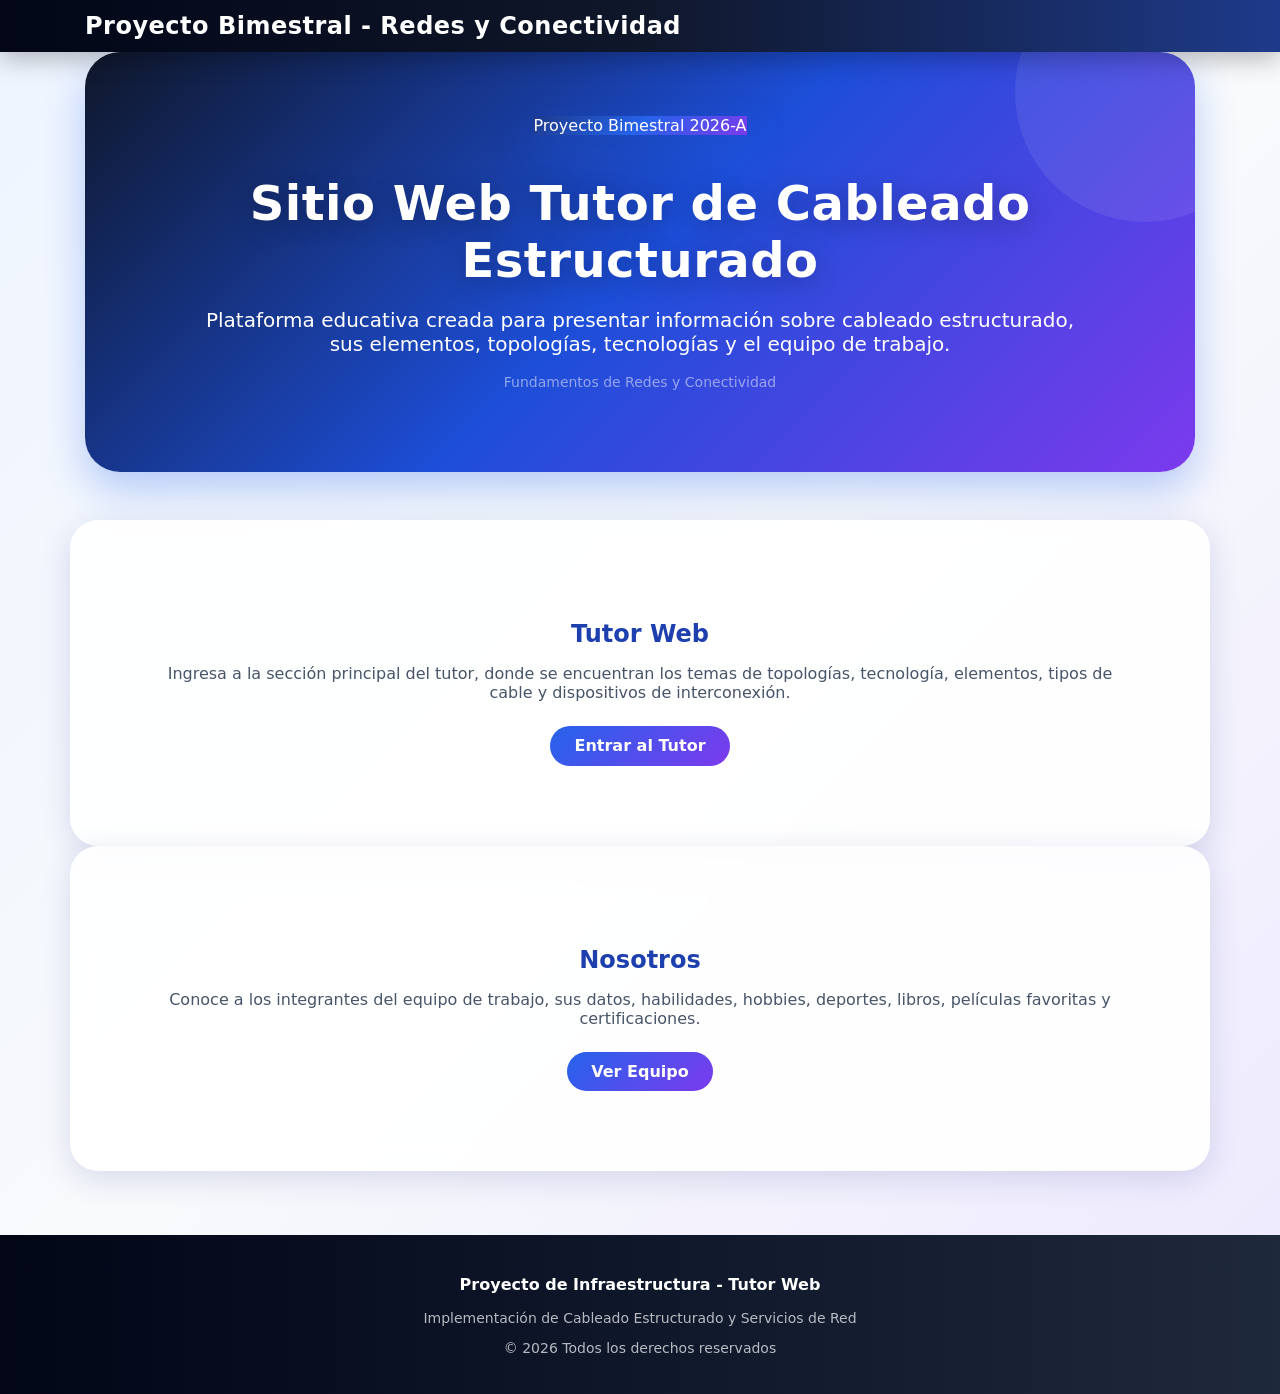
<file: tutor_web/index.html>
<!DOCTYPE html>
<html lang="es">
<head>
  <meta charset="UTF-8">
  <meta name="viewport" content="width=device-width, initial-scale=1.0">
  <title>Portada - Tutor Web</title>

  <link rel="stylesheet" href="css/bootstrap.min.css">

  <style>
    body {
      margin: 0;
      font-family: system-ui, -apple-system, "Segoe UI", Roboto, sans-serif;
      background: linear-gradient(135deg, #eef4ff, #f8fafc, #ede9fe);
      color: #0f172a;
      min-height: 100vh;
    }

    .navbar {
      background: linear-gradient(90deg, #020617, #0f172a, #1e3a8a);
      box-shadow: 0 8px 25px rgba(0,0,0,0.25);
    }

    .navbar-brand {
      font-size: 1.5rem;
      font-weight: 800;
      color: white !important;
    }

    .nav-link {
      color: rgba(255,255,255,0.75) !important;
      font-weight: 600;
    }

    .nav-link:hover,
    .nav-link.active {
      color: #ffffff !important;
      border-bottom: 3px solid #38bdf8;
    }

    .hero {
      background: linear-gradient(135deg, #0f172a, #1d4ed8, #7c3aed);
      color: white;
      border-radius: 35px;
      padding: 4rem 2rem;
      box-shadow: 0 18px 40px rgba(37,99,235,0.30);
      position: relative;
      overflow: hidden;
    }

    .hero::before {
      content: "";
      position: absolute;
      width: 260px;
      height: 260px;
      background: rgba(255,255,255,0.08);
      border-radius: 50%;
      top: -90px;
      right: -80px;
    }

    .hero h1,
    .hero p,
    .hero span {
      position: relative;
      z-index: 2;
    }

    .card {
      border: none;
      border-radius: 28px;
      background: rgba(255,255,255,0.90);
      box-shadow: 0 8px 32px rgba(31,38,135,0.15);
      transition: 0.35s ease;
    }

    .card:hover {
      transform: translateY(-10px) scale(1.02);
      box-shadow: 0 25px 50px rgba(0,0,0,0.18);
    }

    .btn-custom {
      border-radius: 999px;
      font-weight: 700;
      padding: 0.65rem 1.5rem;
      background: linear-gradient(135deg, #2563eb, #7c3aed);
      color: white;
      border: none;
      text-decoration: none;
      display: inline-block;
      transition: 0.3s;
    }

    .btn-custom:hover {
      color: white;
      transform: scale(1.07);
      box-shadow: 0 10px 25px rgba(37,99,235,0.35);
    }

    footer {
      background: linear-gradient(90deg, #020617, #0f172a, #1e293b);
      color: rgba(255,255,255,0.7);
      margin-top: 4rem;
    }
  </style>
</head>

<body>

  <!-- NAVEGADOR PRINCIPAL: SOLO TUTOR WEB Y NOSOTROS -->
  <nav class="navbar navbar-expand-lg navbar-dark py-3">
    <div class="container">
      <a class="navbar-brand" href="index.html">Proyecto Bimestral - Redes y Conectividad</a>
    </div>
  </nav>


  <!-- PORTADA -->
  <main class="container mt-5 mb-5">

    <section class="hero text-center mb-5">
      <span class="badge bg-primary px-3 py-2 mb-3 text-uppercase fw-semibold">
        Proyecto Bimestral 2026-A
      </span>

      <h1 class="display-4 fw-bold mb-3">
        Sitio Web Tutor de Cableado Estructurado
      </h1>

      <p class="fs-5 px-lg-5">
        Plataforma educativa creada para presentar información sobre cableado
        estructurado, sus elementos, topologías, tecnologías y el equipo de trabajo.
      </p>

      <p class="small text-white-50 mt-3 mb-0">
        Fundamentos de Redes y Conectividad
      </p>
    </section>


    <!-- DOS OPCIONES PRINCIPALES -->
    <section class="row g-4 justify-content-center">

      <div class="col-md-5">
        <div class="card h-100 text-center p-5">
          <div class="card-body">
            <h2 class="fw-bold text-primary mb-3">Tutor Web</h2>

            <p class="text-muted mb-4">
              Ingresa a la sección principal del tutor, donde se encuentran los
              temas de topologías, tecnología, elementos, tipos de cable y
              dispositivos de interconexión.
            </p>

            <a href="tutor.html" class="btn-custom">
              Entrar al Tutor
            </a>
          </div>
        </div>
      </div>


      <div class="col-md-5">
        <div class="card h-100 text-center p-5">
          <div class="card-body">
            <h2 class="fw-bold text-primary mb-3">Nosotros</h2>

            <p class="text-muted mb-4">
              Conoce a los integrantes del equipo de trabajo, sus datos,
              habilidades, hobbies, deportes, libros, películas favoritas y
              certificaciones.
            </p>

            <a href="nosotros.html" class="btn-custom">
              Ver Equipo
            </a>
          </div>
        </div>
      </div>

    </section>

  </main>


  <footer class="text-center py-4">
    <div class="container">
      <p class="mb-1 fw-bold text-white">Proyecto de Infraestructura - Tutor Web</p>
      <p class="small mb-0">Implementación de Cableado Estructurado y Servicios de Red</p>
      <p class="small mb-0 mt-2">© 2026 Todos los derechos reservados</p>
    </div>
  </footer>

</body>
</html>
</file>
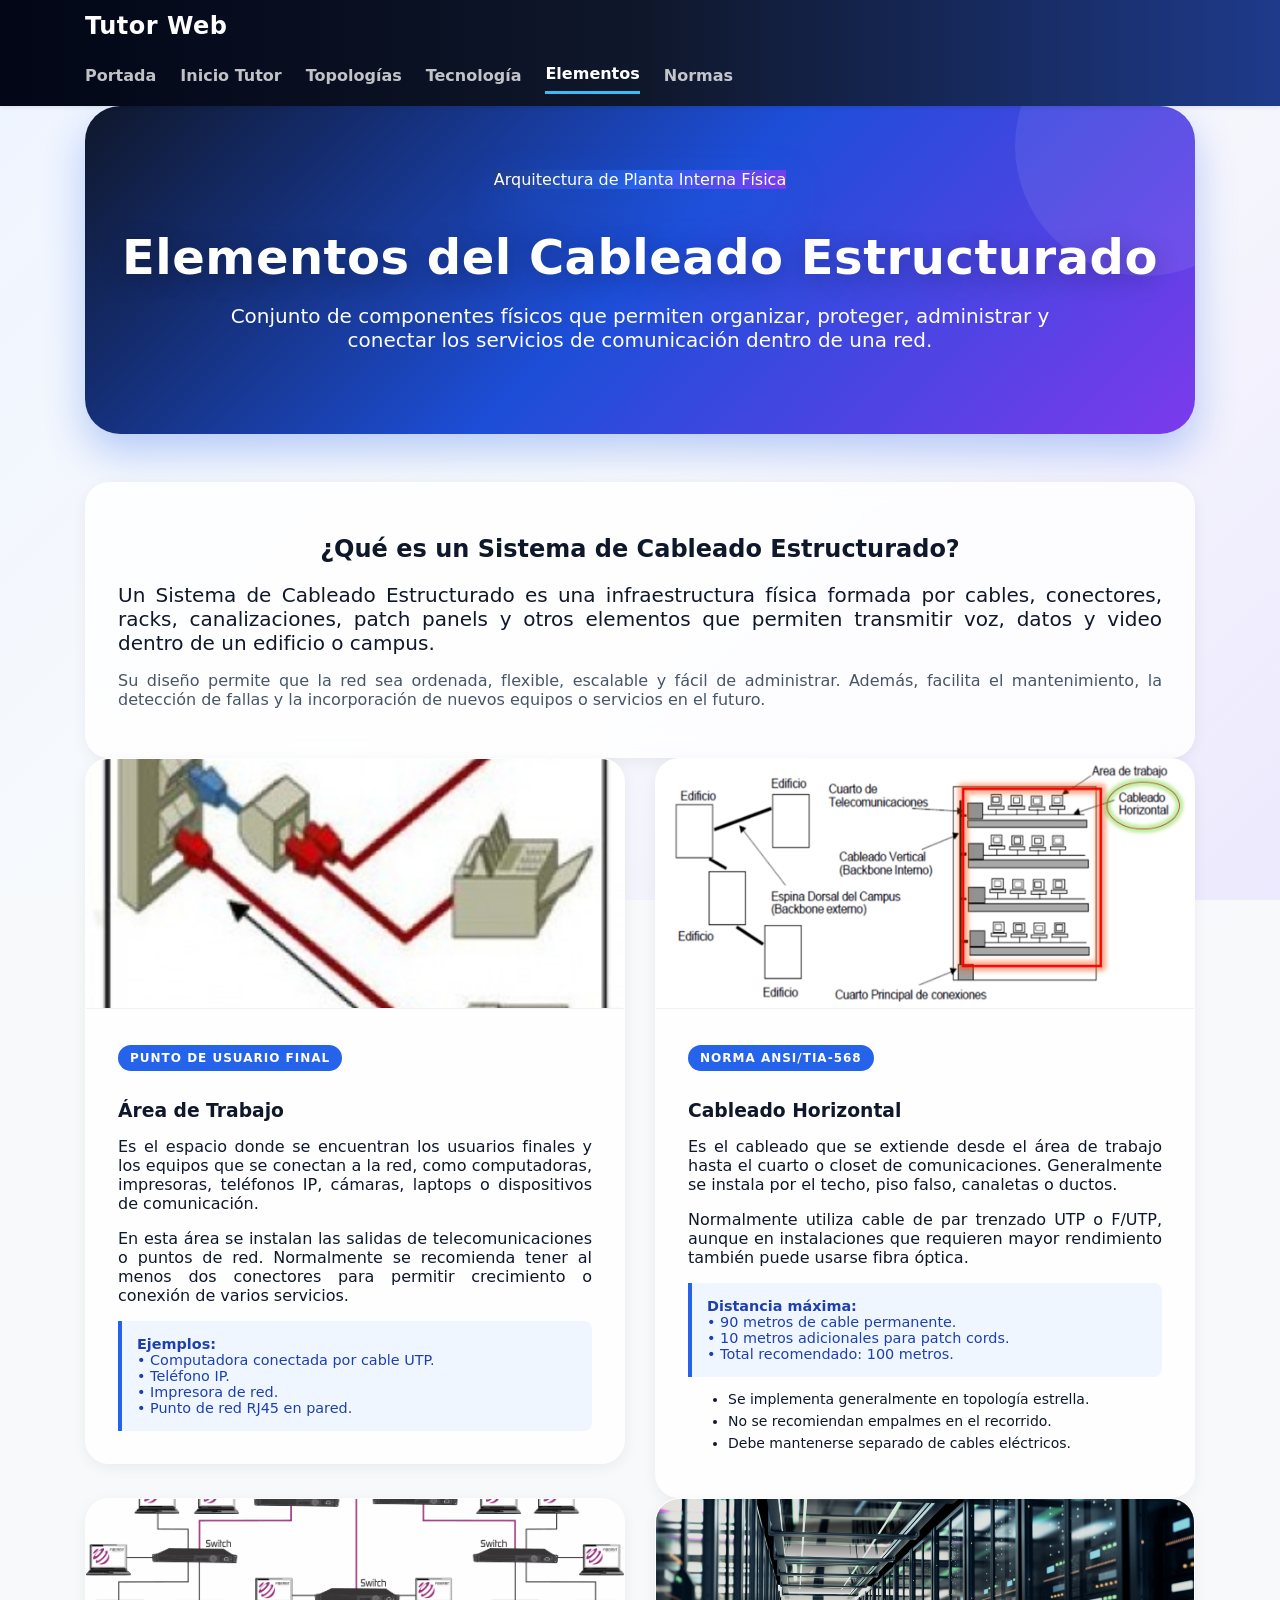
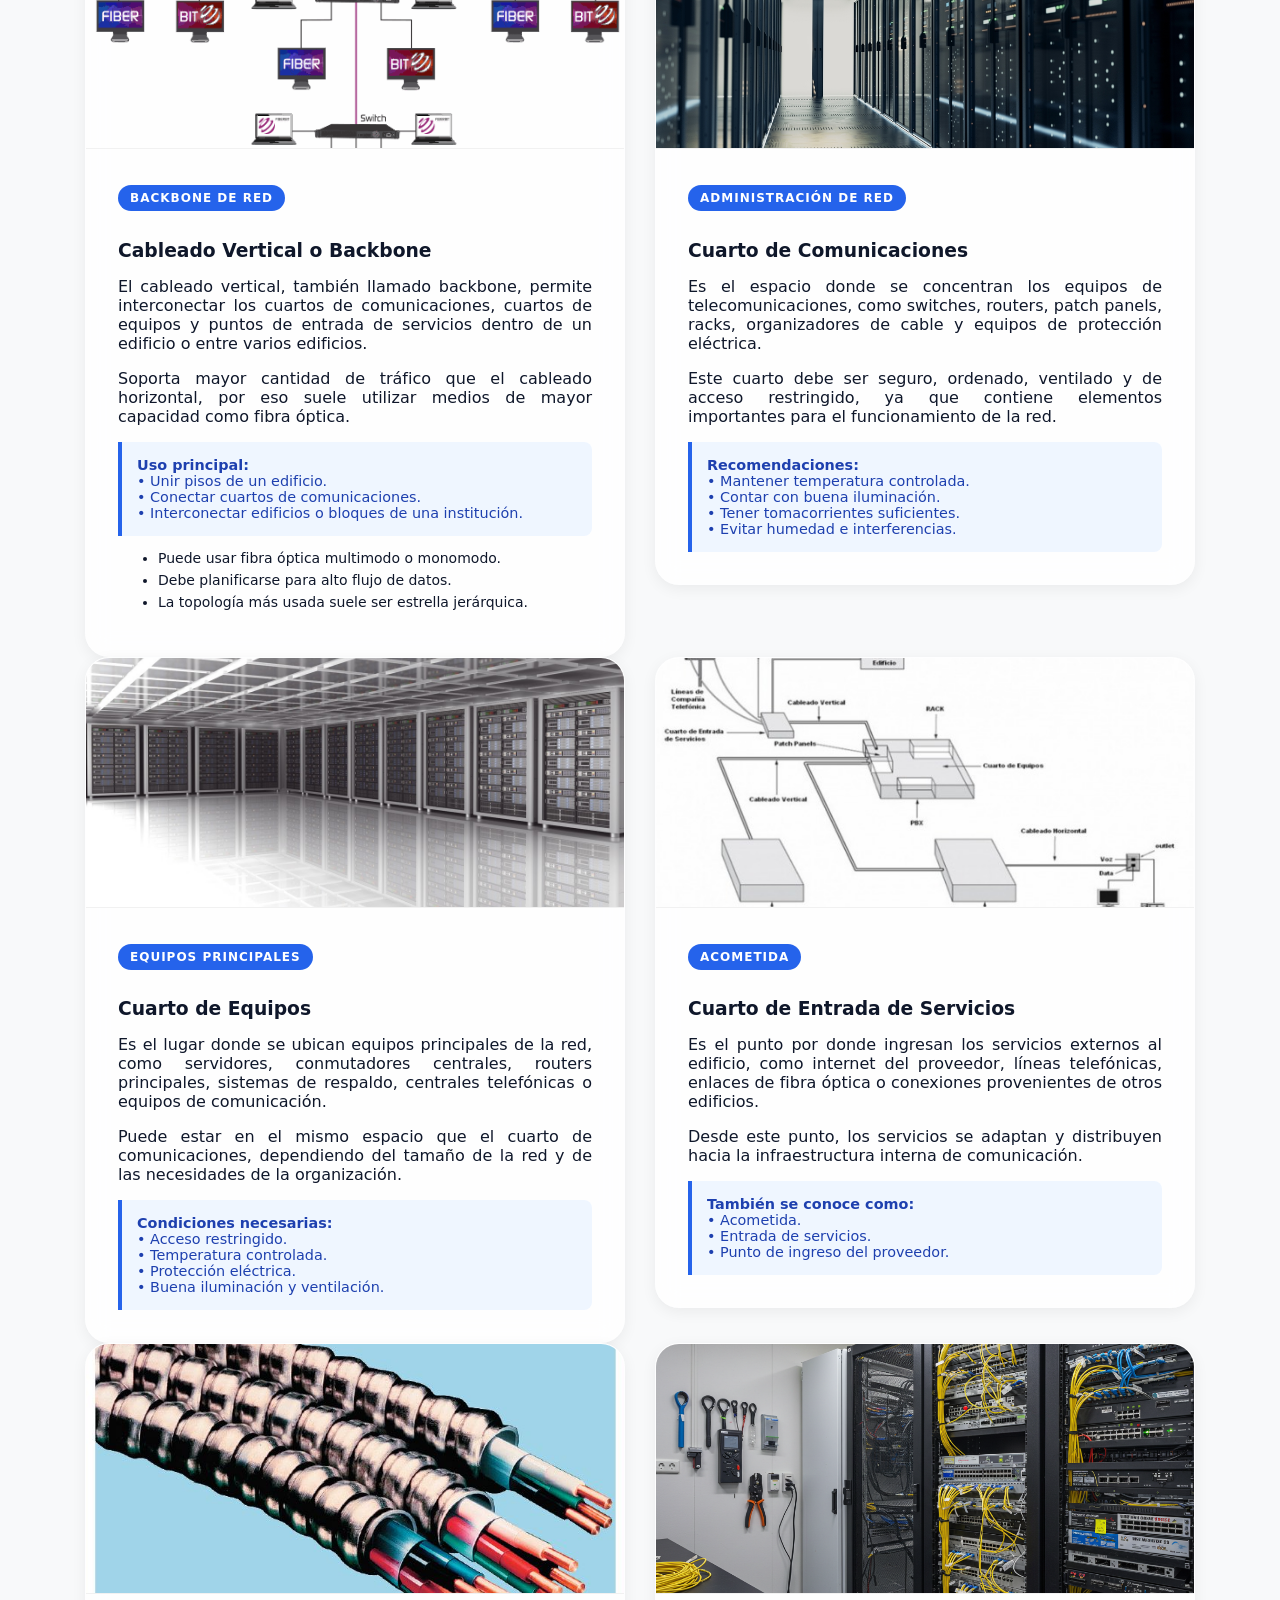
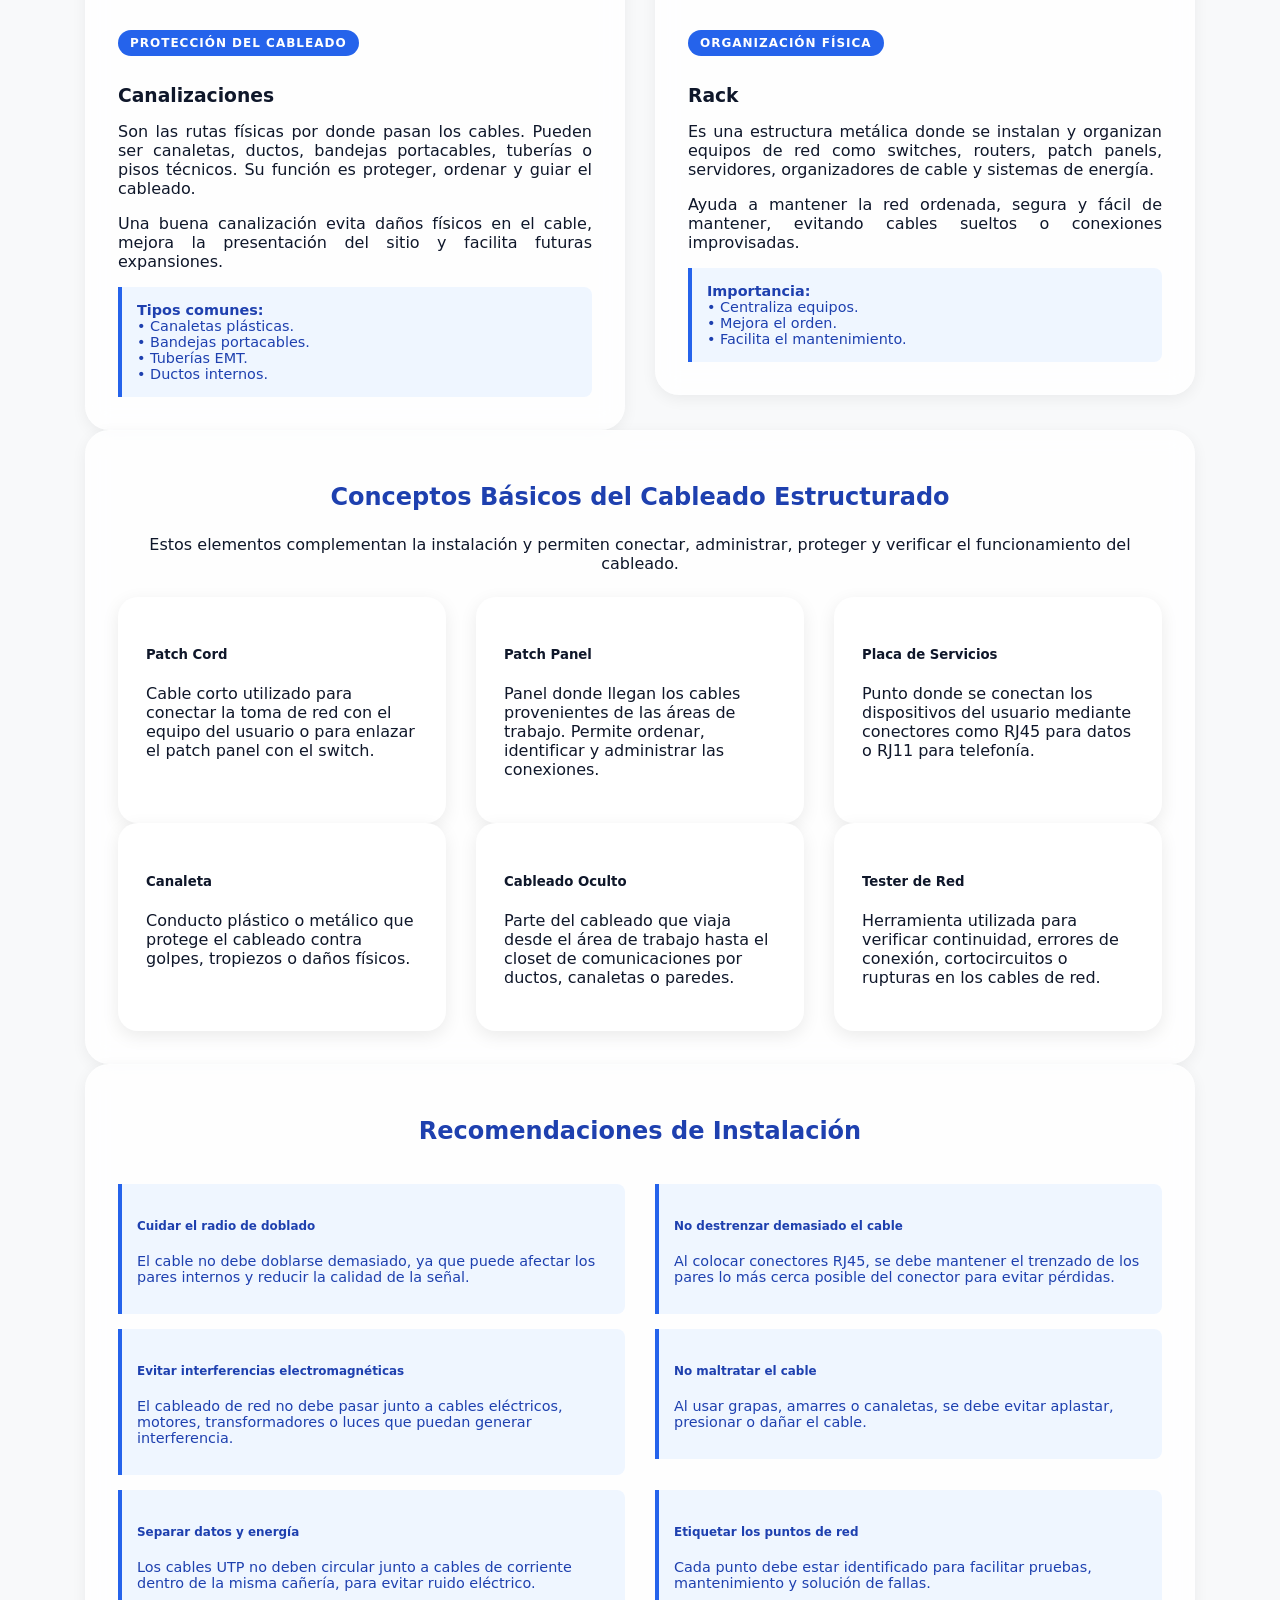
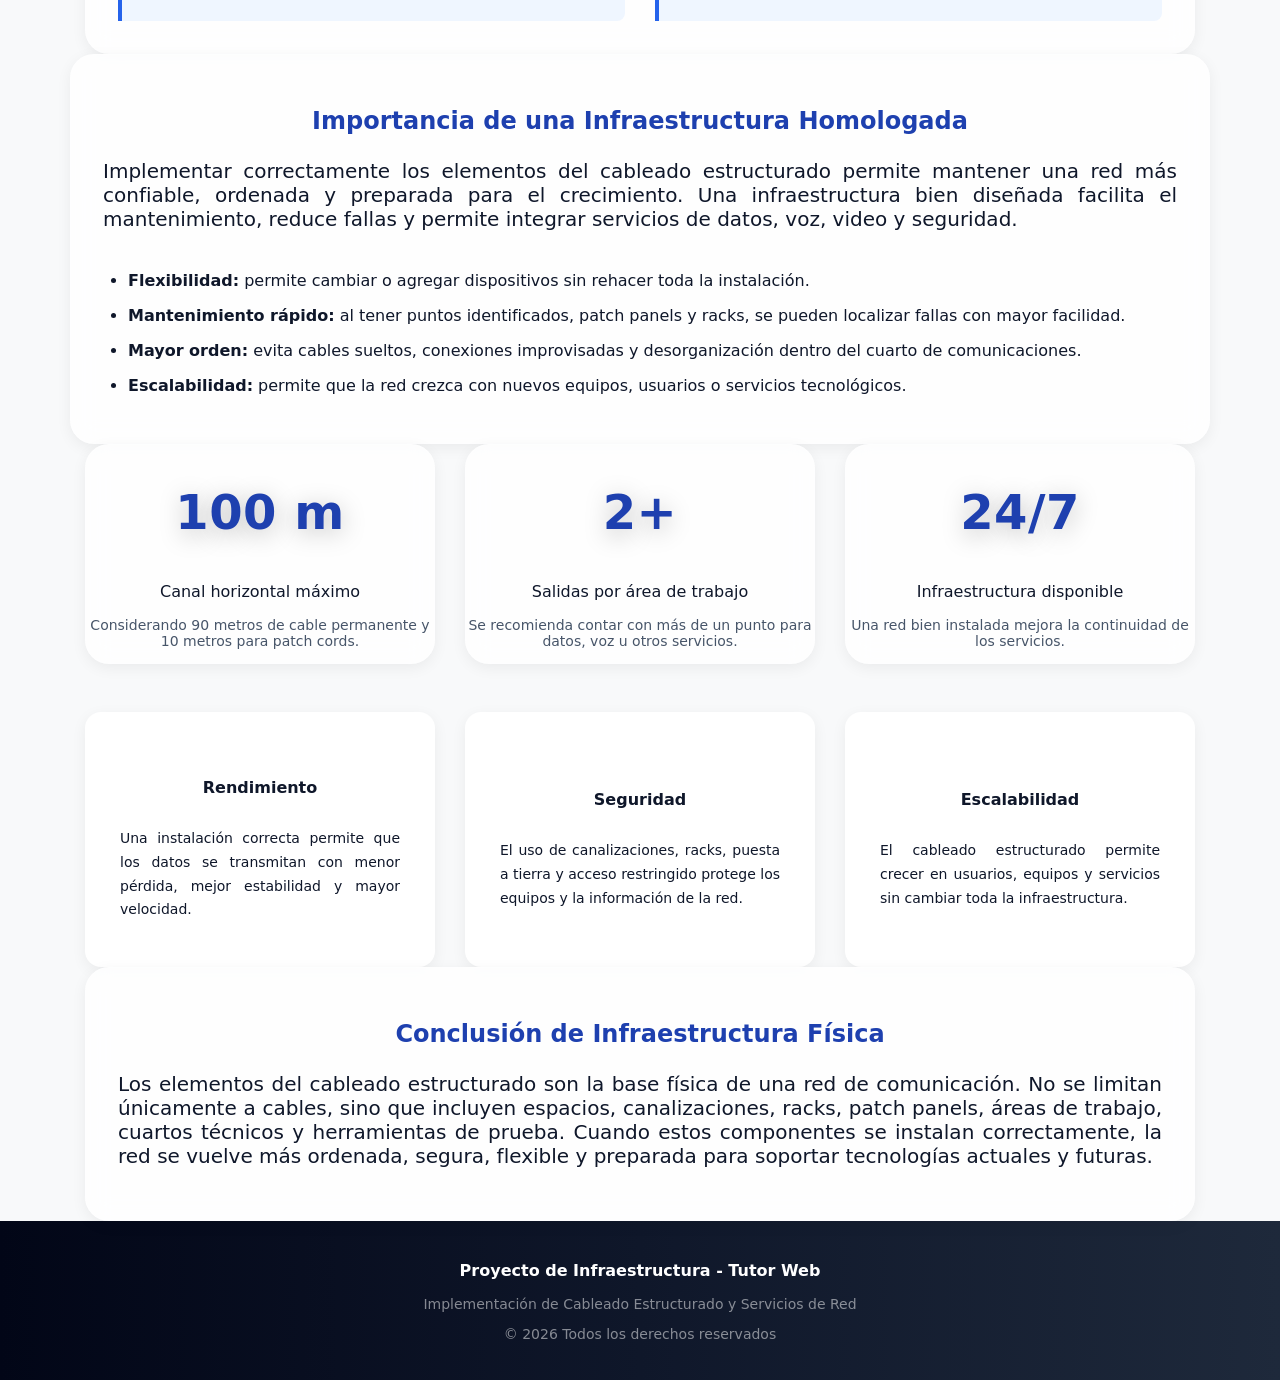
<file: tutor_web/elementos.html>
<!DOCTYPE html>
<html lang="es">
<head>
  <meta charset="UTF-8">
  <meta name="viewport" content="width=device-width, initial-scale=1.0">
  <title>Tutor Web - Elementos del Cableado Estructurado</title>

  <link rel="stylesheet" href="css/bootstrap.min.css">

  <style>
    body {
      background-color: #f8f9fa;
      font-family: system-ui, -apple-system, sans-serif;
    }

    .bg-dark-custom {
      background-color: #0f172a;
    }

    .text-justify {
      text-align: justify;
    }

    .navbar {
      background: linear-gradient(90deg, #020617, #0f172a, #1e3a8a) !important;
      box-shadow: 0 8px 25px rgba(0,0,0,0.25);
      position: sticky;
      top: 0;
      z-index: 1000;
    }

    .navbar-brand {
      font-size: 1.5rem;
      font-weight: 800;
      color: white !important;
    }

    .nav-link {
      color: rgba(255,255,255,0.75) !important;
      font-weight: 600;
    }

    .nav-link:hover,
    .nav-link.active {
      color: #ffffff !important;
      border-bottom: 3px solid #38bdf8;
    }

    .hero {
      background: linear-gradient(135deg, #0f172a, #1d4ed8, #7c3aed);
      color: white;
      border-radius: 35px;
      padding: 4rem 2rem;
      box-shadow: 0 18px 40px rgba(37,99,235,0.30);
      text-align: center;
      position: relative;
      overflow: hidden;
    }

    .hero::before {
      content: "";
      position: absolute;
      width: 260px;
      height: 260px;
      background: rgba(255,255,255,0.08);
      border-radius: 50%;
      top: -90px;
      right: -80px;
    }

    .hero h1,
    .hero p,
    .hero span {
      position: relative;
      z-index: 2;
    }

    .card-shadow {
      box-shadow: 0 4px 15px rgba(0,0,0,0.06);
      transition: transform 0.2s ease, box-shadow 0.2s ease;
    }

    .card-shadow:hover {
      transform: translateY(-5px);
      box-shadow: 0 8px 25px rgba(0,0,0,0.12);
    }

    .academic-badge {
      background-color: #2563eb;
      color: white;
      font-size: 0.75rem;
      font-weight: bold;
      text-transform: uppercase;
      letter-spacing: 1px;
      padding: 6px 12px;
      border-radius: 50px;
      display: inline-block;
      margin-bottom: 10px;
    }

    .technical-note {
      background-color: #eff6ff;
      border-left: 4px solid #2563eb;
      padding: 15px;
      border-radius: 0 8px 8px 0;
      font-size: 0.9rem;
      color: #1e40af;
      margin-top: 15px;
    }

    .spec-list li {
      margin-bottom: 6px;
    }

    .concept-card {
      background: white;
      border: none;
      border-radius: 20px;
      padding: 28px;
      height: 100%;
      box-shadow: 0 5px 18px rgba(0,0,0,0.08);
      transition: 0.3s ease;
    }

    .concept-card:hover {
      transform: translateY(-6px);
      box-shadow: 0 15px 35px rgba(0,0,0,0.14);
    }

    .pilar-card {
      background: white;
      border: none;
      border-radius: 16px;
      padding: 45px 35px;
      height: 100%;
      display: flex;
      flex-direction: column;
      justify-content: center;
      align-items: center;
      box-shadow: 0 4px 15px rgba(0,0,0,0.06);
      transition: transform 0.2s ease;
    }

    .pilar-card:hover {
      transform: translateY(-5px);
    }

    .pilar-card p {
      line-height: 1.7;
      margin-bottom: 0;
    }

    footer {
      background: linear-gradient(90deg, #020617, #0f172a, #1e293b);
      color: rgba(255,255,255,0.7);
      margin-top: 4rem;
    }
  </style>
</head>

<body>

  <!-- NAVEGADOR INTERNO DEL TUTOR -->
  <nav class="navbar navbar-expand-lg navbar-dark bg-dark-custom shadow-sm py-3">
    <div class="container">
      <a class="navbar-brand fw-bold" href="tutor.html">Tutor Web</a>

      <div class="d-flex ms-auto">
        <ul class="navbar-nav flex-row gap-4">

          <li class="nav-item">
            <a class="nav-link text-white-50" href="index.html">Portada</a>
          </li>

          <li class="nav-item">
            <a class="nav-link text-white-50" href="tutor.html">Inicio Tutor</a>
          </li>

          <li class="nav-item">
            <a class="nav-link text-white-50" href="topologias.html">Topologías</a>
          </li>

          <li class="nav-item">
            <a class="nav-link text-white-50" href="tecnologia.html">Tecnología</a>
          </li>

          <li class="nav-item">
            <a class="nav-link active text-white fw-bold" href="elementos.html">Elementos</a>
          </li>

          <li class="nav-item">
            <a class="nav-link text-white-50" href="normas.html">Normas</a>
          </li>

        </ul>
      </div>
    </div>
  </nav>


  <main class="container mt-5 mb-5">

    <!-- ENCABEZADO -->
    <section class="hero mb-5">
      <span class="badge bg-primary px-3 py-2 mb-3 text-uppercase fw-semibold">
        Arquitectura de Planta Interna Física
      </span>

      <h1 class="display-4 fw-bold mb-3">
        Elementos del Cableado Estructurado
      </h1>

      <p class="fs-5 text-white-75 px-lg-5">
        Conjunto de componentes físicos que permiten organizar, proteger,
        administrar y conectar los servicios de comunicación dentro de una red.
      </p>
    </section>


    <!-- INTRODUCCIÓN -->
    <section class="row mb-5">
      <div class="col-12">
        <div class="card card-shadow border-0 rounded-4 p-4">
          <div class="card-body">
            <h2 class="fw-bold text-dark mb-3 text-center">
              ¿Qué es un Sistema de Cableado Estructurado?
            </h2>

            <p class="fs-5 text-secondary text-justify mb-3">
              Un Sistema de Cableado Estructurado es una infraestructura física
              formada por cables, conectores, racks, canalizaciones, patch panels
              y otros elementos que permiten transmitir voz, datos y video dentro
              de un edificio o campus.
            </p>

            <p class="text-muted text-justify mb-0">
              Su diseño permite que la red sea ordenada, flexible, escalable y
              fácil de administrar. Además, facilita el mantenimiento, la detección
              de fallas y la incorporación de nuevos equipos o servicios en el futuro.
            </p>
          </div>
        </div>
      </div>
    </section>


    <!-- ELEMENTOS PRINCIPALES -->
    <section class="row g-4 mb-5">

      <!-- ÁREA DE TRABAJO -->
      <div class="col-md-6">
        <div class="card card-shadow border-0 rounded-4 overflow-hidden h-100">
          <img src="img/area_trabajo.jpg" class="card-img-top" style="height: 250px; object-fit: cover;" alt="Área de trabajo con puntos de red">

          <div class="card-body p-4 bg-white">
            <div class="academic-badge">Punto de Usuario Final</div>

            <h3 class="fw-bold text-dark mb-3">
              Área de Trabajo
            </h3>

            <p class="text-secondary text-justify mb-3">
              Es el espacio donde se encuentran los usuarios finales y los equipos
              que se conectan a la red, como computadoras, impresoras, teléfonos IP,
              cámaras, laptops o dispositivos de comunicación.
            </p>

            <p class="text-secondary text-justify mb-3">
              En esta área se instalan las salidas de telecomunicaciones o puntos
              de red. Normalmente se recomienda tener al menos dos conectores para
              permitir crecimiento o conexión de varios servicios.
            </p>

            <div class="technical-note">
              <strong>Ejemplos:</strong>
              <br>• Computadora conectada por cable UTP.
              <br>• Teléfono IP.
              <br>• Impresora de red.
              <br>• Punto de red RJ45 en pared.
            </div>
          </div>
        </div>
      </div>


      <!-- CABLEADO HORIZONTAL -->
      <div class="col-md-6">
        <div class="card card-shadow border-0 rounded-4 overflow-hidden h-100">
          <img src="img/horizontal.jpg" class="card-img-top" style="height: 250px; object-fit: cover;" alt="Cableado horizontal de red">

          <div class="card-body p-4 bg-white">
            <div class="academic-badge">Norma ANSI/TIA-568</div>

            <h3 class="fw-bold text-dark mb-3">
              Cableado Horizontal
            </h3>

            <p class="text-secondary text-justify mb-3">
              Es el cableado que se extiende desde el área de trabajo hasta el
              cuarto o closet de comunicaciones. Generalmente se instala por el
              techo, piso falso, canaletas o ductos.
            </p>

            <p class="text-secondary text-justify mb-3">
              Normalmente utiliza cable de par trenzado UTP o F/UTP, aunque en
              instalaciones que requieren mayor rendimiento también puede usarse
              fibra óptica.
            </p>

            <div class="technical-note">
              <strong>Distancia máxima:</strong>
              <br>• 90 metros de cable permanente.
              <br>• 10 metros adicionales para patch cords.
              <br>• Total recomendado: 100 metros.
            </div>

            <ul class="text-secondary text-start mt-3 spec-list small">
              <li>Se implementa generalmente en topología estrella.</li>
              <li>No se recomiendan empalmes en el recorrido.</li>
              <li>Debe mantenerse separado de cables eléctricos.</li>
            </ul>
          </div>
        </div>
      </div>


      <!-- CABLEADO VERTICAL -->
      <div class="col-md-6">
        <div class="card card-shadow border-0 rounded-4 overflow-hidden h-100">
          <img src="img/backbone.jpg" class="card-img-top" style="height: 250px; object-fit: cover;" alt="Cableado vertical backbone de fibra óptica">

          <div class="card-body p-4 bg-white">
            <div class="academic-badge">Backbone de Red</div>

            <h3 class="fw-bold text-dark mb-3">
              Cableado Vertical o Backbone
            </h3>

            <p class="text-secondary text-justify mb-3">
              El cableado vertical, también llamado backbone, permite interconectar
              los cuartos de comunicaciones, cuartos de equipos y puntos de entrada
              de servicios dentro de un edificio o entre varios edificios.
            </p>

            <p class="text-secondary text-justify mb-3">
              Soporta mayor cantidad de tráfico que el cableado horizontal, por eso
              suele utilizar medios de mayor capacidad como fibra óptica.
            </p>

            <div class="technical-note">
              <strong>Uso principal:</strong>
              <br>• Unir pisos de un edificio.
              <br>• Conectar cuartos de comunicaciones.
              <br>• Interconectar edificios o bloques de una institución.
            </div>

            <ul class="text-secondary text-start mt-3 spec-list small">
              <li>Puede usar fibra óptica multimodo o monomodo.</li>
              <li>Debe planificarse para alto flujo de datos.</li>
              <li>La topología más usada suele ser estrella jerárquica.</li>
            </ul>
          </div>
        </div>
      </div>


      <!-- CUARTO DE COMUNICACIONES -->
      <div class="col-md-6">
        <div class="card card-shadow border-0 rounded-4 overflow-hidden h-100">
          <img src="img/cuarto.jpg" class="card-img-top" style="height: 250px; object-fit: cover;" alt="Cuarto de comunicaciones rack y servidores">

          <div class="card-body p-4 bg-white">
            <div class="academic-badge">Administración de Red</div>

            <h3 class="fw-bold text-dark mb-3">
              Cuarto de Comunicaciones
            </h3>

            <p class="text-secondary text-justify mb-3">
              Es el espacio donde se concentran los equipos de telecomunicaciones,
              como switches, routers, patch panels, racks, organizadores de cable
              y equipos de protección eléctrica.
            </p>

            <p class="text-secondary text-justify mb-3">
              Este cuarto debe ser seguro, ordenado, ventilado y de acceso
              restringido, ya que contiene elementos importantes para el
              funcionamiento de la red.
            </p>

            <div class="technical-note">
              <strong>Recomendaciones:</strong>
              <br>• Mantener temperatura controlada.
              <br>• Contar con buena iluminación.
              <br>• Tener tomacorrientes suficientes.
              <br>• Evitar humedad e interferencias.
            </div>
          </div>
        </div>
      </div>


      <!-- CUARTO DE EQUIPOS -->
      <div class="col-md-6">
        <div class="card card-shadow border-0 rounded-4 overflow-hidden h-100">
          <img src="img/cuarto_equipos.jpg" class="card-img-top" style="height: 250px; object-fit: cover;" alt="Cuarto de equipos y servidores">

          <div class="card-body p-4 bg-white">
            <div class="academic-badge">Equipos Principales</div>

            <h3 class="fw-bold text-dark mb-3">
              Cuarto de Equipos
            </h3>

            <p class="text-secondary text-justify mb-3">
              Es el lugar donde se ubican equipos principales de la red, como
              servidores, conmutadores centrales, routers principales, sistemas de
              respaldo, centrales telefónicas o equipos de comunicación.
            </p>

            <p class="text-secondary text-justify mb-3">
              Puede estar en el mismo espacio que el cuarto de comunicaciones,
              dependiendo del tamaño de la red y de las necesidades de la organización.
            </p>

            <div class="technical-note">
              <strong>Condiciones necesarias:</strong>
              <br>• Acceso restringido.
              <br>• Temperatura controlada.
              <br>• Protección eléctrica.
              <br>• Buena iluminación y ventilación.
            </div>
          </div>
        </div>
      </div>


      <!-- CUARTO DE ENTRADA DE SERVICIOS -->
      <div class="col-md-6">
        <div class="card card-shadow border-0 rounded-4 overflow-hidden h-100">
          <img src="img/acometida.jpg" class="card-img-top" style="height: 250px; object-fit: cover;" alt="Entrada de servicios de telecomunicaciones">

          <div class="card-body p-4 bg-white">
            <div class="academic-badge">Acometida</div>

            <h3 class="fw-bold text-dark mb-3">
              Cuarto de Entrada de Servicios
            </h3>

            <p class="text-secondary text-justify mb-3">
              Es el punto por donde ingresan los servicios externos al edificio,
              como internet del proveedor, líneas telefónicas, enlaces de fibra
              óptica o conexiones provenientes de otros edificios.
            </p>

            <p class="text-secondary text-justify mb-3">
              Desde este punto, los servicios se adaptan y distribuyen hacia la
              infraestructura interna de comunicación.
            </p>

            <div class="technical-note">
              <strong>También se conoce como:</strong>
              <br>• Acometida.
              <br>• Entrada de servicios.
              <br>• Punto de ingreso del proveedor.
            </div>
          </div>
        </div>
      </div>


      <!-- CANALIZACIONES -->
      <div class="col-md-6">
        <div class="card card-shadow border-0 rounded-4 overflow-hidden h-100">
          <img src="img/canalizaciones.jpg" class="card-img-top" style="height: 250px; object-fit: cover;" alt="Canalizaciones bandejas portacables">

          <div class="card-body p-4 bg-white">
            <div class="academic-badge">Protección del Cableado</div>

            <h3 class="fw-bold text-dark mb-3">
              Canalizaciones
            </h3>

            <p class="text-secondary text-justify mb-3">
              Son las rutas físicas por donde pasan los cables. Pueden ser
              canaletas, ductos, bandejas portacables, tuberías o pisos técnicos.
              Su función es proteger, ordenar y guiar el cableado.
            </p>

            <p class="text-secondary text-justify mb-3">
              Una buena canalización evita daños físicos en el cable, mejora la
              presentación del sitio y facilita futuras expansiones.
            </p>

            <div class="technical-note">
              <strong>Tipos comunes:</strong>
              <br>• Canaletas plásticas.
              <br>• Bandejas portacables.
              <br>• Tuberías EMT.
              <br>• Ductos internos.
            </div>
          </div>
        </div>
      </div>


      <!-- RACK -->
      <div class="col-md-6">
        <div class="card card-shadow border-0 rounded-4 overflow-hidden h-100">
          <img src="img/rack.jpg" class="card-img-top" style="height: 250px; object-fit: cover;" alt="Rack de comunicaciones">

          <div class="card-body p-4 bg-white">
            <div class="academic-badge">Organización Física</div>

            <h3 class="fw-bold text-dark mb-3">
              Rack
            </h3>

            <p class="text-secondary text-justify mb-3">
              Es una estructura metálica donde se instalan y organizan equipos de
              red como switches, routers, patch panels, servidores, organizadores
              de cable y sistemas de energía.
            </p>

            <p class="text-secondary text-justify mb-3">
              Ayuda a mantener la red ordenada, segura y fácil de mantener,
              evitando cables sueltos o conexiones improvisadas.
            </p>

            <div class="technical-note">
              <strong>Importancia:</strong>
              <br>• Centraliza equipos.
              <br>• Mejora el orden.
              <br>• Facilita el mantenimiento.
            </div>
          </div>
        </div>
      </div>

    </section>


    <!-- CONCEPTOS BÁSICOS -->
    <section class="row mb-5">
      <div class="col-12">
        <div class="card card-shadow border-0 rounded-4 p-4">
          <div class="card-body">

            <h2 class="fw-bold text-primary mb-4 text-center">
              Conceptos Básicos del Cableado Estructurado
            </h2>

            <p class="text-secondary text-center mb-4">
              Estos elementos complementan la instalación y permiten conectar,
              administrar, proteger y verificar el funcionamiento del cableado.
            </p>

            <div class="row g-4">

              <div class="col-md-4">
                <div class="concept-card">
                  <h5 class="fw-bold text-dark">Patch Cord</h5>
                  <p class="text-secondary mb-0">
                    Cable corto utilizado para conectar la toma de red con el
                    equipo del usuario o para enlazar el patch panel con el switch.
                  </p>
                </div>
              </div>

              <div class="col-md-4">
                <div class="concept-card">
                  <h5 class="fw-bold text-dark">Patch Panel</h5>
                  <p class="text-secondary mb-0">
                    Panel donde llegan los cables provenientes de las áreas de
                    trabajo. Permite ordenar, identificar y administrar las conexiones.
                  </p>
                </div>
              </div>

              <div class="col-md-4">
                <div class="concept-card">
                  <h5 class="fw-bold text-dark">Placa de Servicios</h5>
                  <p class="text-secondary mb-0">
                    Punto donde se conectan los dispositivos del usuario mediante
                    conectores como RJ45 para datos o RJ11 para telefonía.
                  </p>
                </div>
              </div>

              <div class="col-md-4">
                <div class="concept-card">
                  <h5 class="fw-bold text-dark">Canaleta</h5>
                  <p class="text-secondary mb-0">
                    Conducto plástico o metálico que protege el cableado contra
                    golpes, tropiezos o daños físicos.
                  </p>
                </div>
              </div>

              <div class="col-md-4">
                <div class="concept-card">
                  <h5 class="fw-bold text-dark">Cableado Oculto</h5>
                  <p class="text-secondary mb-0">
                    Parte del cableado que viaja desde el área de trabajo hasta
                    el closet de comunicaciones por ductos, canaletas o paredes.
                  </p>
                </div>
              </div>

              <div class="col-md-4">
                <div class="concept-card">
                  <h5 class="fw-bold text-dark">Tester de Red</h5>
                  <p class="text-secondary mb-0">
                    Herramienta utilizada para verificar continuidad, errores de
                    conexión, cortocircuitos o rupturas en los cables de red.
                  </p>
                </div>
              </div>

            </div>

          </div>
        </div>
      </div>
    </section>


    <!-- RECOMENDACIONES DE INSTALACIÓN -->
    <section class="row mb-5">
      <div class="col-12">
        <div class="card card-shadow border-0 rounded-4 p-4">
          <div class="card-body">

            <h2 class="fw-bold text-primary mb-4 text-center">
              Recomendaciones de Instalación
            </h2>

            <div class="row g-4">

              <div class="col-md-6">
                <div class="technical-note h-100">
                  <h5 class="fw-bold">Cuidar el radio de doblado</h5>
                  <p class="mb-0">
                    El cable no debe doblarse demasiado, ya que puede afectar
                    los pares internos y reducir la calidad de la señal.
                  </p>
                </div>
              </div>

              <div class="col-md-6">
                <div class="technical-note h-100">
                  <h5 class="fw-bold">No destrenzar demasiado el cable</h5>
                  <p class="mb-0">
                    Al colocar conectores RJ45, se debe mantener el trenzado de
                    los pares lo más cerca posible del conector para evitar pérdidas.
                  </p>
                </div>
              </div>

              <div class="col-md-6">
                <div class="technical-note h-100">
                  <h5 class="fw-bold">Evitar interferencias electromagnéticas</h5>
                  <p class="mb-0">
                    El cableado de red no debe pasar junto a cables eléctricos,
                    motores, transformadores o luces que puedan generar interferencia.
                  </p>
                </div>
              </div>

              <div class="col-md-6">
                <div class="technical-note h-100">
                  <h5 class="fw-bold">No maltratar el cable</h5>
                  <p class="mb-0">
                    Al usar grapas, amarres o canaletas, se debe evitar aplastar,
                    presionar o dañar el cable.
                  </p>
                </div>
              </div>

              <div class="col-md-6">
                <div class="technical-note h-100">
                  <h5 class="fw-bold">Separar datos y energía</h5>
                  <p class="mb-0">
                    Los cables UTP no deben circular junto a cables de corriente
                    dentro de la misma cañería, para evitar ruido eléctrico.
                  </p>
                </div>
              </div>

              <div class="col-md-6">
                <div class="technical-note h-100">
                  <h5 class="fw-bold">Etiquetar los puntos de red</h5>
                  <p class="mb-0">
                    Cada punto debe estar identificado para facilitar pruebas,
                    mantenimiento y solución de fallas.
                  </p>
                </div>
              </div>

            </div>

          </div>
        </div>
      </div>
    </section>


    <!-- IMPORTANCIA -->
    <section class="row mb-5 justify-content-center">
      <div class="col-lg-10">
        <div class="card card-shadow border-0 rounded-4 p-4 p-lg-5">
          <div class="card-body">

            <h2 class="fw-bold text-primary mb-4 text-center">
              Importancia de una Infraestructura Homologada
            </h2>

            <p class="fs-5 text-secondary text-justify mb-4">
              Implementar correctamente los elementos del cableado estructurado
              permite mantener una red más confiable, ordenada y preparada para
              el crecimiento. Una infraestructura bien diseñada facilita el
              mantenimiento, reduce fallas y permite integrar servicios de datos,
              voz, video y seguridad.
            </p>

            <div class="row justify-content-center mt-4">
              <div class="col-md-10">
                <ul class="text-secondary fs-6 text-start spec-list">

                  <li class="mb-3">
                    <strong>Flexibilidad:</strong> permite cambiar o agregar
                    dispositivos sin rehacer toda la instalación.
                  </li>

                  <li class="mb-3">
                    <strong>Mantenimiento rápido:</strong> al tener puntos
                    identificados, patch panels y racks, se pueden localizar
                    fallas con mayor facilidad.
                  </li>

                  <li class="mb-3">
                    <strong>Mayor orden:</strong> evita cables sueltos,
                    conexiones improvisadas y desorganización dentro del cuarto
                    de comunicaciones.
                  </li>

                  <li class="mb-3">
                    <strong>Escalabilidad:</strong> permite que la red crezca
                    con nuevos equipos, usuarios o servicios tecnológicos.
                  </li>

                </ul>
              </div>
            </div>

          </div>
        </div>
      </div>
    </section>


    <!-- DATOS DESTACADOS -->
    <section class="row mt-5 text-center mb-5">

      <div class="col-md-4 mb-4">
        <div class="card card-shadow border-0 rounded-4 h-100 p-4">
          <h2 class="fw-bold text-primary display-5">100 m</h2>
          <p class="text-secondary mb-0 fw-semibold">Canal horizontal máximo</p>
          <p class="text-muted small">
            Considerando 90 metros de cable permanente y 10 metros para patch cords.
          </p>
        </div>
      </div>

      <div class="col-md-4 mb-4">
        <div class="card card-shadow border-0 rounded-4 h-100 p-4">
          <h2 class="fw-bold text-primary display-5">2+</h2>
          <p class="text-secondary mb-0 fw-semibold">Salidas por área de trabajo</p>
          <p class="text-muted small">
            Se recomienda contar con más de un punto para datos, voz u otros servicios.
          </p>
        </div>
      </div>

      <div class="col-md-4 mb-4">
        <div class="card card-shadow border-0 rounded-4 h-100 p-4">
          <h2 class="fw-bold text-primary display-5">24/7</h2>
          <p class="text-secondary mb-0 fw-semibold">Infraestructura disponible</p>
          <p class="text-muted small">
            Una red bien instalada mejora la continuidad de los servicios.
          </p>
        </div>
      </div>

    </section>


    <!-- PILARES -->
    <section class="row g-4 mt-4 mb-5 text-center">

      <div class="col-md-4">
        <div class="pilar-card">
          <h4 class="fw-bold text-dark mb-3">Rendimiento</h4>
          <p class="text-secondary small text-justify">
            Una instalación correcta permite que los datos se transmitan con
            menor pérdida, mejor estabilidad y mayor velocidad.
          </p>
        </div>
      </div>

      <div class="col-md-4">
        <div class="pilar-card">
          <h4 class="fw-bold text-dark mb-3">Seguridad</h4>
          <p class="text-secondary small text-justify">
            El uso de canalizaciones, racks, puesta a tierra y acceso restringido
            protege los equipos y la información de la red.
          </p>
        </div>
      </div>

      <div class="col-md-4">
        <div class="pilar-card">
          <h4 class="fw-bold text-dark mb-3">Escalabilidad</h4>
          <p class="text-secondary small text-justify">
            El cableado estructurado permite crecer en usuarios, equipos y
            servicios sin cambiar toda la infraestructura.
          </p>
        </div>
      </div>

    </section>


    <!-- CONCLUSIÓN -->
    <section class="row">
      <div class="col-12">
        <div class="card card-shadow border-0 rounded-4 p-4">
          <div class="card-body">

            <h2 class="fw-bold text-primary mb-4 text-center">
              Conclusión de Infraestructura Física
            </h2>

            <p class="text-secondary fs-5 text-justify mb-0">
              Los elementos del cableado estructurado son la base física de una
              red de comunicación. No se limitan únicamente a cables, sino que
              incluyen espacios, canalizaciones, racks, patch panels, áreas de
              trabajo, cuartos técnicos y herramientas de prueba. Cuando estos
              componentes se instalan correctamente, la red se vuelve más ordenada,
              segura, flexible y preparada para soportar tecnologías actuales y futuras.
            </p>

          </div>
        </div>
      </div>
    </section>

  </main>


  <!-- FOOTER -->
  <footer class="text-center py-4 mt-auto">
    <div class="container text-white-50">
      <p class="mb-1 fw-bold text-white">
        Proyecto de Infraestructura - Tutor Web
      </p>

      <p class="small mb-0">
        Implementación de Cableado Estructurado y Servicios de Red
      </p>

      <p class="small mb-0 mt-2">
        © 2026 Todos los derechos reservados
      </p>
    </div>
  </footer>

</body>
</html>
</file>
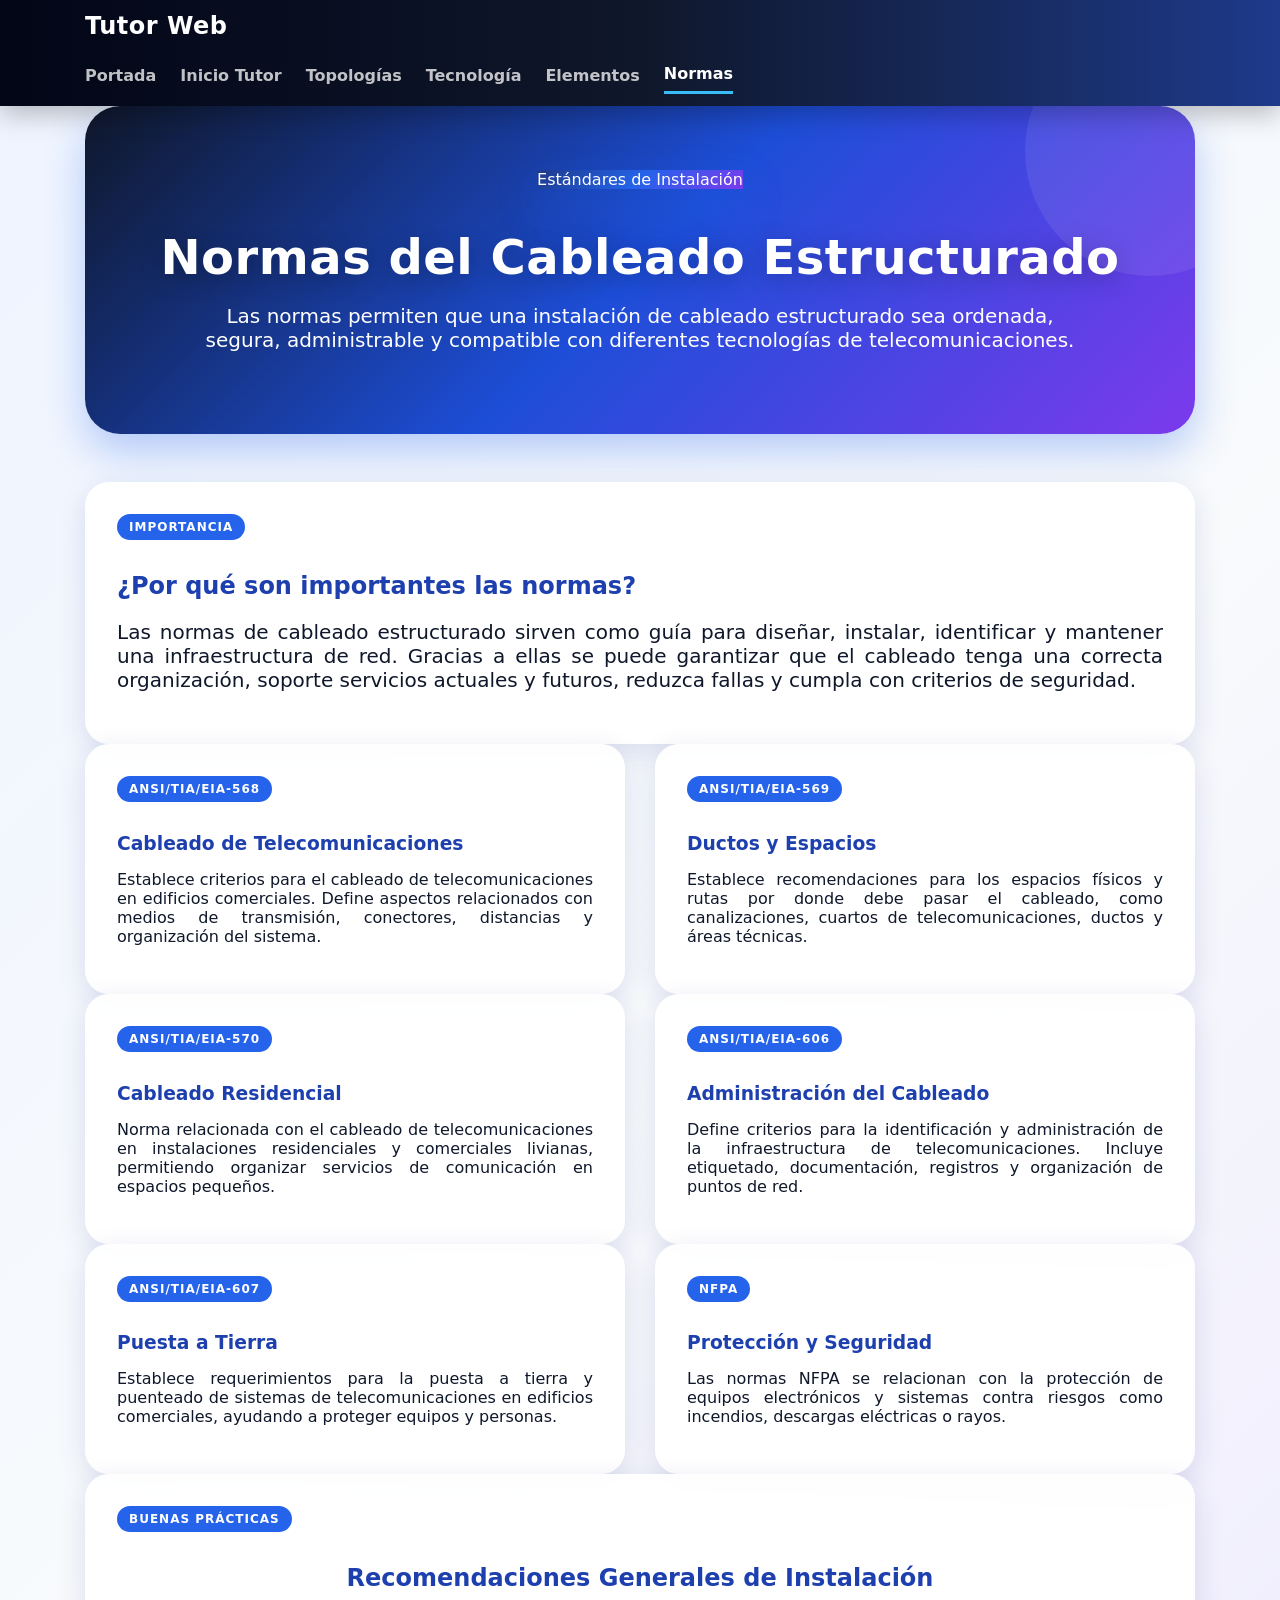
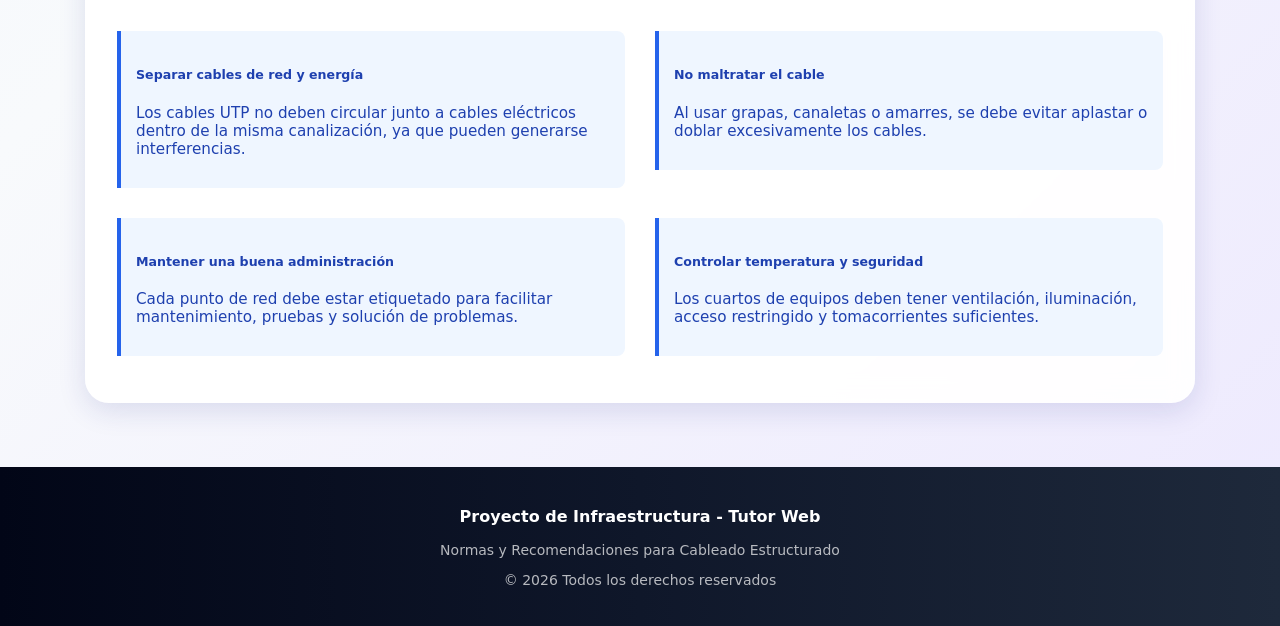
<file: tutor_web/normas.html>
<!DOCTYPE html>
<html lang="es">
<head>
  <meta charset="UTF-8">
  <meta name="viewport" content="width=device-width, initial-scale=1.0">
  <title>Normas - Cableado Estructurado</title>

  <link rel="stylesheet" href="css/bootstrap.min.css">

  <style>
    body {
      margin: 0;
      font-family: system-ui, -apple-system, "Segoe UI", Roboto, sans-serif;
      background: linear-gradient(135deg, #eef4ff, #f8fafc, #ede9fe);
      color: #0f172a;
    }

    .navbar {
      background: linear-gradient(90deg, #020617, #0f172a, #1e3a8a) !important;
      box-shadow: 0 8px 25px rgba(0,0,0,0.25);
      position: sticky;
      top: 0;
      z-index: 1000;
    }

    .navbar-brand {
      font-size: 1.5rem;
      font-weight: 800;
      color: white !important;
    }

    .nav-link {
      color: rgba(255,255,255,0.75) !important;
      font-weight: 600;
    }

    .nav-link:hover,
    .nav-link.active {
      color: #ffffff !important;
      border-bottom: 3px solid #38bdf8;
    }

    .hero {
      background: linear-gradient(135deg, #0f172a, #1d4ed8, #7c3aed);
      color: white;
      border-radius: 35px;
      padding: 4rem 2rem;
      box-shadow: 0 18px 40px rgba(37,99,235,0.30);
      text-align: center;
    }

    .card {
      border: none;
      border-radius: 24px;
      background: rgba(255,255,255,0.94);
      box-shadow: 0 8px 28px rgba(31,38,135,0.13);
      transition: 0.35s ease;
    }

    .card:hover {
      transform: translateY(-8px);
      box-shadow: 0 20px 45px rgba(0,0,0,0.16);
    }

    .text-justify {
      text-align: justify;
    }

    .academic-badge {
      background-color: #2563eb;
      color: white;
      font-size: 0.75rem;
      font-weight: bold;
      text-transform: uppercase;
      letter-spacing: 1px;
      padding: 6px 12px;
      border-radius: 50px;
      display: inline-block;
      margin-bottom: 12px;
    }

    .technical-note {
      background-color: #eff6ff;
      border-left: 4px solid #2563eb;
      padding: 15px;
      border-radius: 0 8px 8px 0;
      font-size: 0.95rem;
      color: #1e40af;
      margin-top: 15px;
      margin-bottom: 15px;
    }

    footer {
      background: linear-gradient(90deg, #020617, #0f172a, #1e293b);
      color: rgba(255,255,255,0.7);
      margin-top: 4rem;
    }
  </style>
</head>

<body>

  <nav class="navbar navbar-expand-lg navbar-dark py-3">
    <div class="container">
      <a class="navbar-brand" href="tutor.html">Tutor Web</a>

      <div class="d-flex ms-auto">
        <ul class="navbar-nav flex-row gap-4">
          <li class="nav-item">
            <a class="nav-link text-white-50" href="index.html">Portada</a>
          </li>

          <li class="nav-item">
            <a class="nav-link text-white-50" href="tutor.html">Inicio Tutor</a>
          </li>

          <li class="nav-item">
            <a class="nav-link text-white-50" href="topologias.html">Topologías</a>
          </li>

          <li class="nav-item">
            <a class="nav-link text-white-50" href="tecnologia.html">Tecnología</a>
          </li>

          <li class="nav-item">
            <a class="nav-link text-white-50" href="elementos.html">Elementos</a>
          </li>

          <li class="nav-item">
            <a class="nav-link active text-white fw-bold" href="normas.html">Normas</a>
          </li>
        </ul>
      </div>
    </div>
  </nav>


  <main class="container mt-5 mb-5">

    <section class="hero mb-5">
      <span class="badge bg-primary px-3 py-2 mb-3 text-uppercase fw-semibold">
        Estándares de Instalación
      </span>

      <h1 class="display-4 fw-bold mb-3">
        Normas del Cableado Estructurado
      </h1>

      <p class="fs-5 px-lg-5">
        Las normas permiten que una instalación de cableado estructurado sea
        ordenada, segura, administrable y compatible con diferentes tecnologías
        de telecomunicaciones.
      </p>
    </section>


    <section class="row mb-5">
      <div class="col-12">
        <div class="card p-4">
          <div class="card-body">
            <span class="academic-badge">Importancia</span>

            <h2 class="fw-bold text-primary mb-3">
              ¿Por qué son importantes las normas?
            </h2>

            <p class="fs-5 text-secondary text-justify mb-0">
              Las normas de cableado estructurado sirven como guía para diseñar,
              instalar, identificar y mantener una infraestructura de red. Gracias
              a ellas se puede garantizar que el cableado tenga una correcta
              organización, soporte servicios actuales y futuros, reduzca fallas
              y cumpla con criterios de seguridad.
            </p>
          </div>
        </div>
      </div>
    </section>


    <section class="row g-4 mb-5">

      <div class="col-md-6">
        <div class="card h-100 p-4">
          <div class="card-body">
            <span class="academic-badge">ANSI/TIA/EIA-568</span>
            <h3 class="fw-bold text-primary mb-3">
              Cableado de Telecomunicaciones
            </h3>
            <p class="text-secondary text-justify mb-0">
              Establece criterios para el cableado de telecomunicaciones en
              edificios comerciales. Define aspectos relacionados con medios de
              transmisión, conectores, distancias y organización del sistema.
            </p>
          </div>
        </div>
      </div>


      <div class="col-md-6">
        <div class="card h-100 p-4">
          <div class="card-body">
            <span class="academic-badge">ANSI/TIA/EIA-569</span>
            <h3 class="fw-bold text-primary mb-3">
              Ductos y Espacios
            </h3>
            <p class="text-secondary text-justify mb-0">
              Establece recomendaciones para los espacios físicos y rutas por
              donde debe pasar el cableado, como canalizaciones, cuartos de
              telecomunicaciones, ductos y áreas técnicas.
            </p>
          </div>
        </div>
      </div>


      <div class="col-md-6">
        <div class="card h-100 p-4">
          <div class="card-body">
            <span class="academic-badge">ANSI/TIA/EIA-570</span>
            <h3 class="fw-bold text-primary mb-3">
              Cableado Residencial
            </h3>
            <p class="text-secondary text-justify mb-0">
              Norma relacionada con el cableado de telecomunicaciones en
              instalaciones residenciales y comerciales livianas, permitiendo
              organizar servicios de comunicación en espacios pequeños.
            </p>
          </div>
        </div>
      </div>


      <div class="col-md-6">
        <div class="card h-100 p-4">
          <div class="card-body">
            <span class="academic-badge">ANSI/TIA/EIA-606</span>
            <h3 class="fw-bold text-primary mb-3">
              Administración del Cableado
            </h3>
            <p class="text-secondary text-justify mb-0">
              Define criterios para la identificación y administración de la
              infraestructura de telecomunicaciones. Incluye etiquetado,
              documentación, registros y organización de puntos de red.
            </p>
          </div>
        </div>
      </div>


      <div class="col-md-6">
        <div class="card h-100 p-4">
          <div class="card-body">
            <span class="academic-badge">ANSI/TIA/EIA-607</span>
            <h3 class="fw-bold text-primary mb-3">
              Puesta a Tierra
            </h3>
            <p class="text-secondary text-justify mb-0">
              Establece requerimientos para la puesta a tierra y puenteado de
              sistemas de telecomunicaciones en edificios comerciales, ayudando
              a proteger equipos y personas.
            </p>
          </div>
        </div>
      </div>


      <div class="col-md-6">
        <div class="card h-100 p-4">
          <div class="card-body">
            <span class="academic-badge">NFPA</span>
            <h3 class="fw-bold text-primary mb-3">
              Protección y Seguridad
            </h3>
            <p class="text-secondary text-justify mb-0">
              Las normas NFPA se relacionan con la protección de equipos
              electrónicos y sistemas contra riesgos como incendios, descargas
              eléctricas o rayos.
            </p>
          </div>
        </div>
      </div>

    </section>


    <section class="row mb-5">
      <div class="col-12">
        <div class="card p-4">
          <div class="card-body">
            <span class="academic-badge">Buenas Prácticas</span>

            <h2 class="fw-bold text-primary mb-4 text-center">
              Recomendaciones Generales de Instalación
            </h2>

            <div class="row g-4">

              <div class="col-md-6">
                <div class="technical-note h-100">
                  <h5 class="fw-bold">Separar cables de red y energía</h5>
                  <p class="mb-0">
                    Los cables UTP no deben circular junto a cables eléctricos
                    dentro de la misma canalización, ya que pueden generarse
                    interferencias.
                  </p>
                </div>
              </div>

              <div class="col-md-6">
                <div class="technical-note h-100">
                  <h5 class="fw-bold">No maltratar el cable</h5>
                  <p class="mb-0">
                    Al usar grapas, canaletas o amarres, se debe evitar aplastar
                    o doblar excesivamente los cables.
                  </p>
                </div>
              </div>

              <div class="col-md-6">
                <div class="technical-note h-100">
                  <h5 class="fw-bold">Mantener una buena administración</h5>
                  <p class="mb-0">
                    Cada punto de red debe estar etiquetado para facilitar
                    mantenimiento, pruebas y solución de problemas.
                  </p>
                </div>
              </div>

              <div class="col-md-6">
                <div class="technical-note h-100">
                  <h5 class="fw-bold">Controlar temperatura y seguridad</h5>
                  <p class="mb-0">
                    Los cuartos de equipos deben tener ventilación, iluminación,
                    acceso restringido y tomacorrientes suficientes.
                  </p>
                </div>
              </div>

            </div>
          </div>
        </div>
      </div>
    </section>

  </main>


  <footer class="text-center py-4">
    <div class="container">
      <p class="mb-1 fw-bold text-white">Proyecto de Infraestructura - Tutor Web</p>
      <p class="small mb-0">Normas y Recomendaciones para Cableado Estructurado</p>
      <p class="small mb-0 mt-2">© 2026 Todos los derechos reservados</p>
    </div>
  </footer>

</body>
</html>
</file>
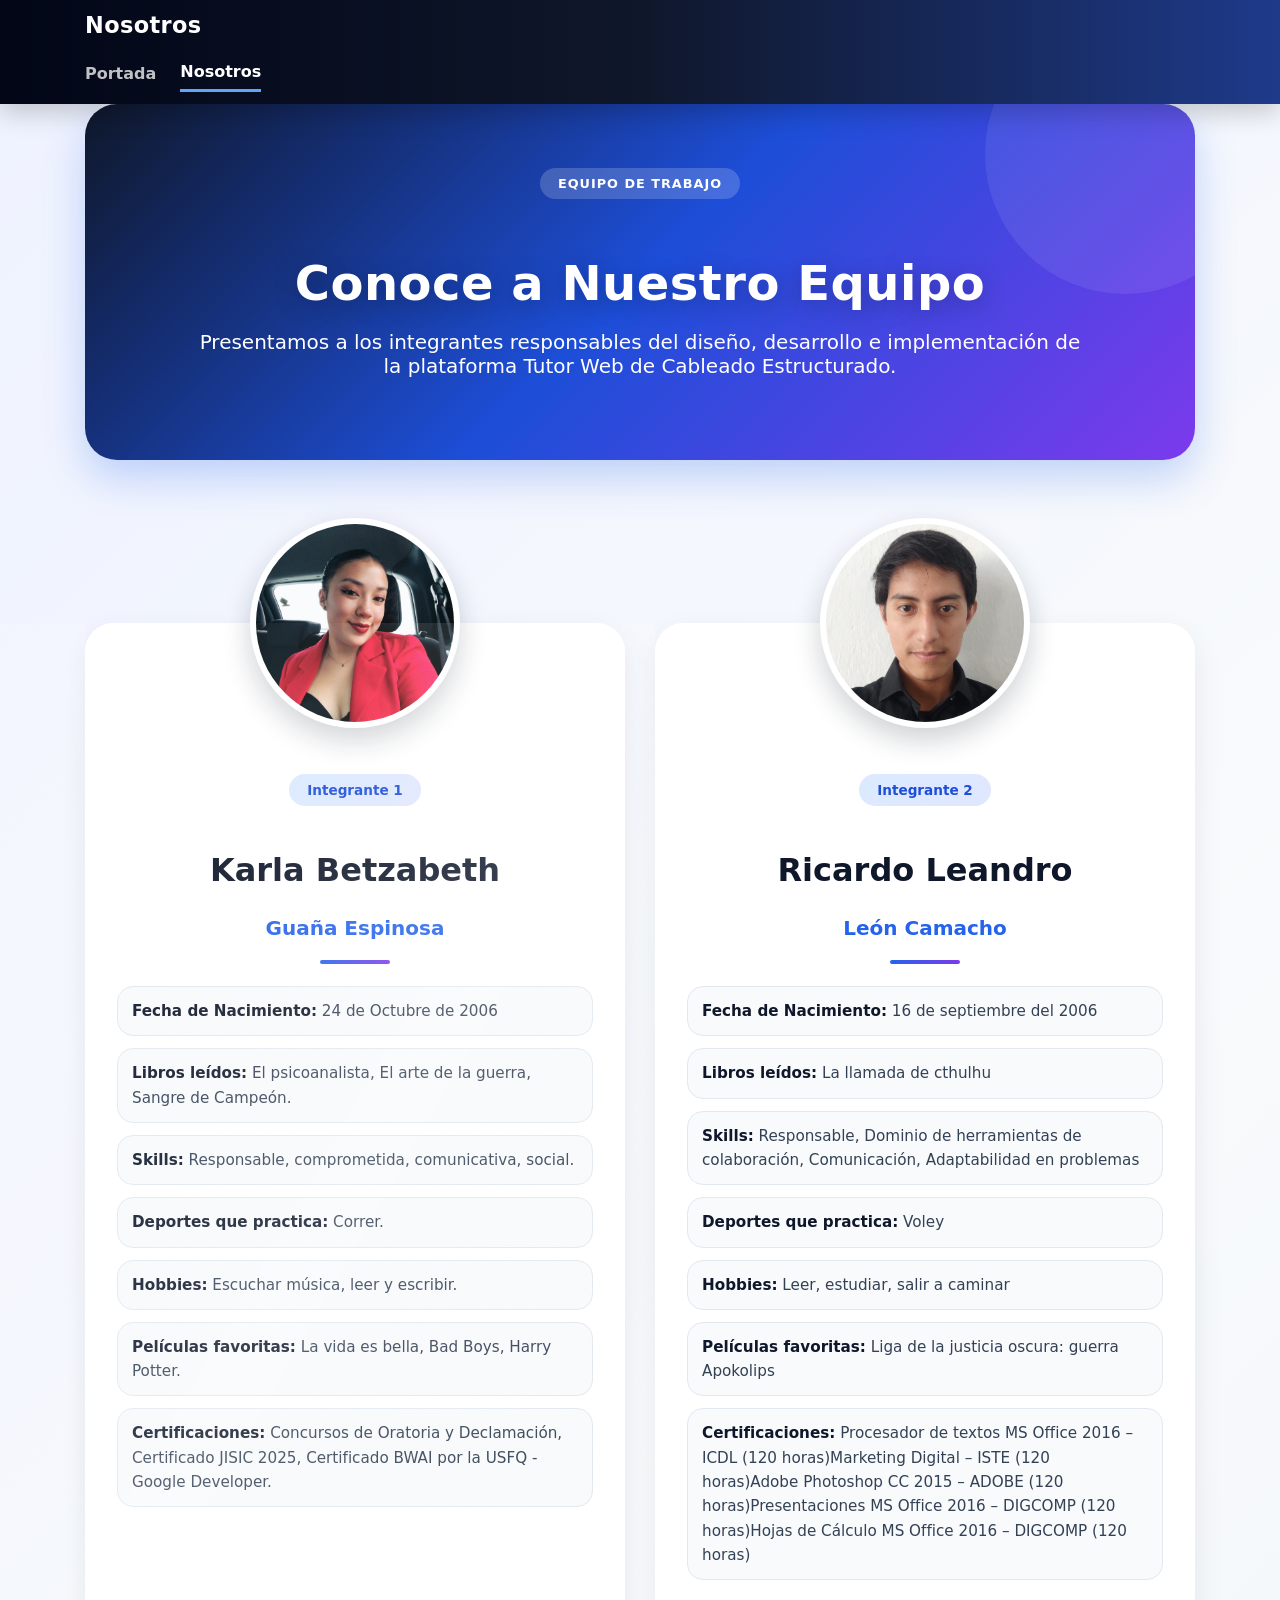
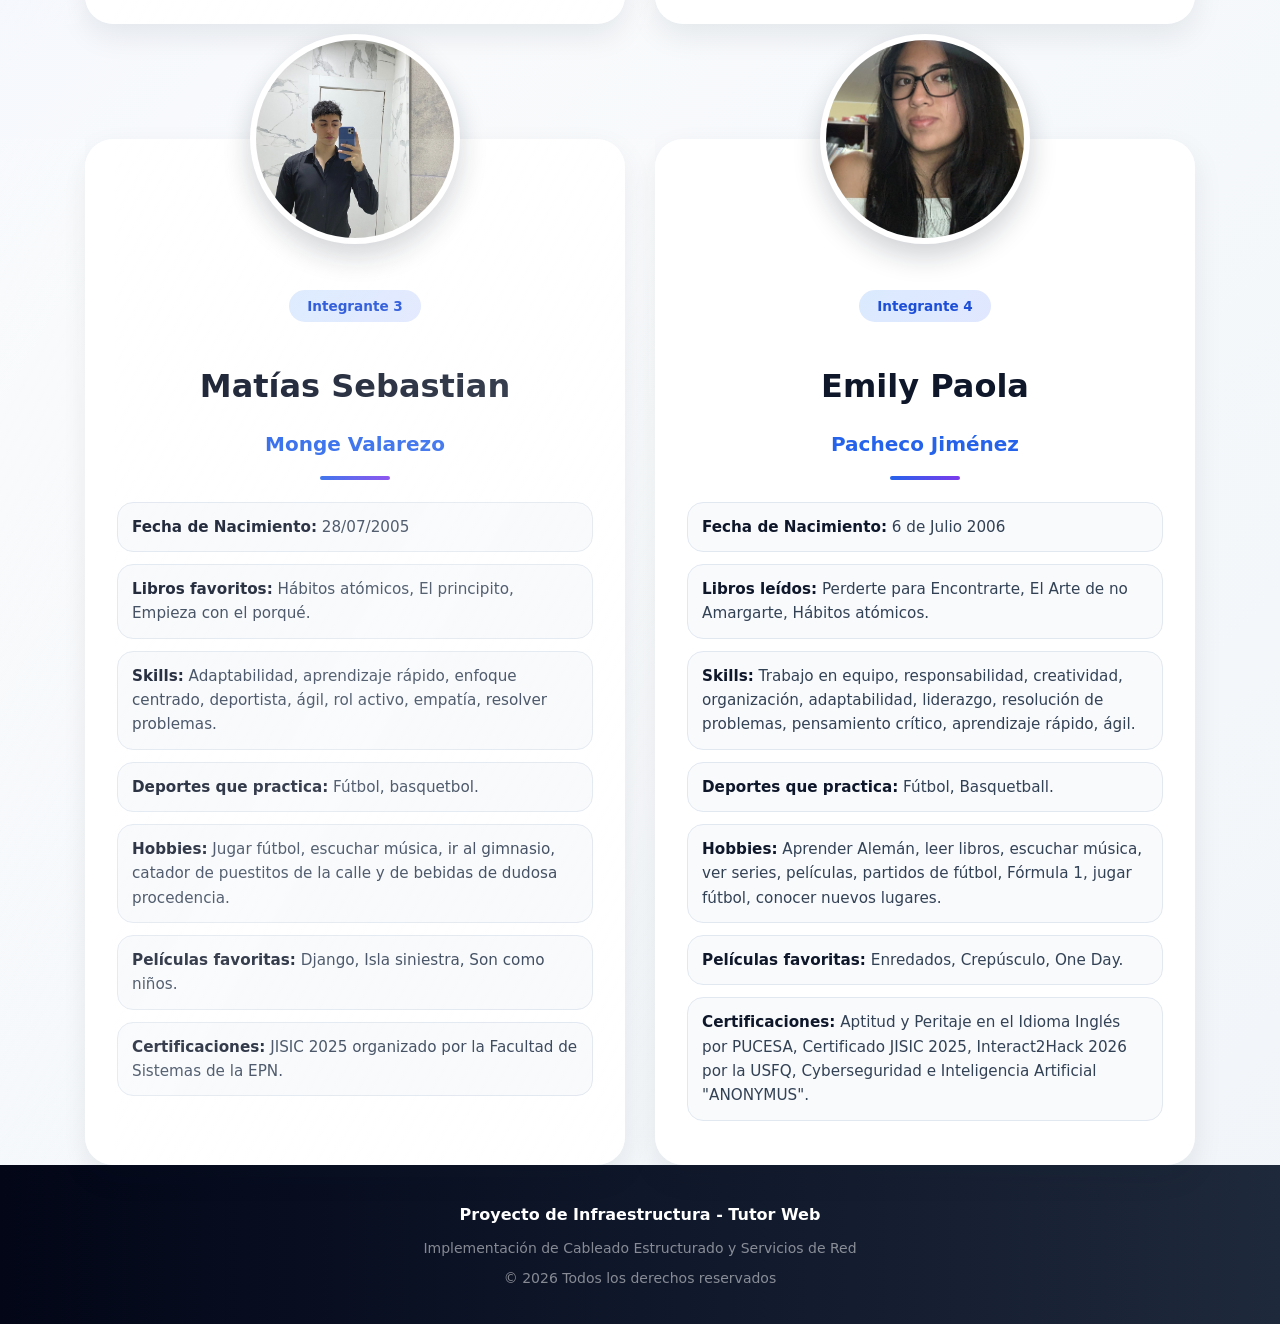
<file: tutor_web/nosotros.html>
<!DOCTYPE html>
<html lang="es">
<head>
  <meta charset="UTF-8">
  <meta name="viewport" content="width=device-width, initial-scale=1.0">
  <title>Tutor Web - Nosotros</title>

  <link rel="stylesheet" href="css/bootstrap.min.css">

  <style>
    body {
      background: linear-gradient(135deg, #eef2ff, #f8fafc, #f1f5f9);
      font-family: system-ui, -apple-system, "Segoe UI", sans-serif;
      color: #0f172a;
    }

    .bg-dark-custom {
      background-color: #0f172a;
    }

    .navbar {
      background: linear-gradient(90deg, #020617, #0f172a, #1e3a8a) !important;
      box-shadow: 0 8px 25px rgba(0,0,0,0.20);
      position: sticky;
      top: 0;
      z-index: 1000;
    }

    .navbar-brand {
      font-size: 1.4rem;
      font-weight: 800;
      color: white !important;
      letter-spacing: 0.4px;
    }

    .nav-link {
      color: rgba(255,255,255,0.75) !important;
      font-weight: 600;
    }

    .nav-link:hover,
    .nav-link.active {
      color: #ffffff !important;
      border-bottom: 3px solid #60a5fa;
    }

    .hero {
      background: linear-gradient(135deg, #0f172a, #1d4ed8, #7c3aed);
      color: white;
      border-radius: 32px;
      padding: 4rem 2rem;
      text-align: center;
      box-shadow: 0 18px 40px rgba(37,99,235,0.25);
      position: relative;
      overflow: hidden;
    }

    .hero::before {
      content: "";
      position: absolute;
      width: 280px;
      height: 280px;
      background: rgba(255,255,255,0.08);
      border-radius: 50%;
      top: -90px;
      right: -70px;
    }

    .hero h1,
    .hero p,
    .hero span {
      position: relative;
      z-index: 2;
    }

    .section-badge {
      background: rgba(255,255,255,0.18);
      color: white;
      display: inline-block;
      padding: 8px 18px;
      border-radius: 999px;
      font-size: 0.8rem;
      font-weight: 700;
      letter-spacing: 1px;
      text-transform: uppercase;
      margin-bottom: 16px;
    }

   .card-spacing {
  margin-top: 115px;
}

    .member-card {
      border: none;
      border-radius: 28px;
      background: rgba(255,255,255,0.95);
      box-shadow: 0 12px 30px rgba(15,23,42,0.08);
      transition: transform 0.28s ease, box-shadow 0.28s ease;
      overflow: visible;
      position: relative;
      height: 100%;
    }

    .member-card:hover {
      transform: translateY(-8px);
      box-shadow: 0 22px 45px rgba(15,23,42,0.14);
    }

    .profile-img {
  width: 210px;
  height: 210px;
  object-fit: cover;
  border-radius: 50%;
  border: 6px solid #ffffff;
  box-shadow: 0 12px 28px rgba(15,23,42,0.20);
  margin-top: -105px;
  background-color: white;
}
    
    .member-role {
      display: inline-block;
      background: linear-gradient(135deg, #dbeafe, #e0e7ff);
      color: #1d4ed8;
      padding: 8px 18px;
      border-radius: 999px;
      font-size: 0.85rem;
      font-weight: 700;
      margin-top: 10px;
      margin-bottom: 18px;
    }

    .member-name {
      font-size: 2rem;
      font-weight: 800;
      color: #0f172a;
      margin-bottom: 6px;
      line-height: 1.2;
    }

    .member-lastname {
      font-size: 1.25rem;
      font-weight: 700;
      color: #2563eb;
      margin-bottom: 20px;
    }

    .divider {
      width: 70px;
      height: 4px;
      border-radius: 999px;
      background: linear-gradient(90deg, #2563eb, #7c3aed);
      margin: 0 auto 22px auto;
    }

    .info-list {
      list-style: none;
      padding: 0;
      margin: 0;
      text-align: left;
    }

    .info-list li {
      background: #f8fafc;
      border: 1px solid #e2e8f0;
      border-radius: 16px;
      padding: 12px 14px;
      margin-bottom: 12px;
      color: #334155;
      line-height: 1.6;
      font-size: 0.95rem;
    }

    .info-list strong {
      color: #0f172a;
    }

    .info-list li:hover {
      background: #ffffff;
      border-color: #cbd5e1;
    }

    footer {
      background: linear-gradient(90deg, #020617, #0f172a, #1e293b);
      color: rgba(255,255,255,0.75);
      margin-top: 4rem;
    }

    @media (max-width: 768px) {
      .member-name {
        font-size: 1.65rem;
      }

      .member-lastname {
        font-size: 1.1rem;
      }

      .hero {
        padding: 3rem 1.5rem;
      }
    }
  </style>
</head>

<body>

  <!-- NAVBAR -->
  <nav class="navbar navbar-expand-lg navbar-dark py-3">
    <div class="container">
      <a class="navbar-brand fw-bold" href="index.html">Nosotros</a>

      <div class="d-flex ms-auto">
        <ul class="navbar-nav flex-row gap-4">
          <li class="nav-item">
            <a class="nav-link text-white-50" href="index.html">Portada</a>
          </li>

          <li class="nav-item">
            <a class="nav-link active text-white fw-bold" href="nosotros.html">Nosotros</a>
          </li>
        </ul>
      </div>
    </div>
  </nav>

  <main class="container mt-5 mb-5">

    <!-- ENCABEZADO -->
    <section class="hero mb-5">
      <span class="section-badge">Equipo de Trabajo</span>
      <h1 class="display-4 fw-bold mb-3">Conoce a Nuestro Equipo</h1>
      <p class="fs-5 px-lg-5 mb-0">
        Presentamos a los integrantes responsables del diseño, desarrollo e
        implementación de la plataforma Tutor Web de Cableado Estructurado.
      </p>
    </section>

    <!-- TARJETAS -->
    <div class="row g-4 justify-content-center">

      <!-- KARLA -->
      <div class="col-md-6 col-lg-6 card-spacing">
        <div class="card member-card text-center px-4 pb-4">
          <img src="img/foto_karlita.jpg" alt="Foto de Karla Guaña" class="profile-img mx-auto">
          <div class="card-body">
            <span class="member-role">Integrante 1</span>
            <h2 class="member-name">Karla Betzabeth</h2>
            <h4 class="member-lastname">Guaña Espinosa</h4>
            <div class="divider"></div>

            <ul class="info-list">
              <li><strong>Fecha de Nacimiento:</strong> 24 de Octubre de 2006</li>
              <li><strong>Libros leídos:</strong> El psicoanalista, El arte de la guerra, Sangre de Campeón.</li>
              <li><strong>Skills:</strong> Responsable, comprometida, comunicativa, social.</li>
              <li><strong>Deportes que practica:</strong> Correr.</li>
              <li><strong>Hobbies:</strong> Escuchar música, leer y escribir.</li>
              <li><strong>Películas favoritas:</strong> La vida es bella, Bad Boys, Harry Potter.</li>
              <li><strong>Certificaciones:</strong> Concursos de Oratoria y Declamación, Certificado JISIC 2025, Certificado BWAI por la USFQ - Google Developer.</li>
            </ul>
          </div>
        </div>
      </div>

      <!-- Ricardo -->
      <div class="col-md-6 col-lg-6 card-spacing">
        <div class="card member-card text-center px-4 pb-4">
          <img src="img/foto_ricardo.jpeg" alt="Foto Integrante 2" class="profile-img mx-auto">
          <div class="card-body">
            <span class="member-role">Integrante 2</span>
            <h2 class="member-name">Ricardo Leandro</h2>
            <h4 class="member-lastname">León Camacho</h4>
            <div class="divider"></div>

            <ul class="info-list">
              <li><strong>Fecha de Nacimiento:</strong> 16 de septiembre del 2006</li>
              <li><strong>Libros leídos:</strong> La llamada de cthulhu</li>
              <li><strong>Skills:</strong> Responsable, Dominio de herramientas de colaboración, Comunicación, Adaptabilidad en problemas</li>
              <li><strong>Deportes que practica:</strong> Voley</li>
              <li><strong>Hobbies:</strong> Leer, estudiar, salir a caminar</li>
              <li><strong>Películas favoritas:</strong> Liga de la justicia oscura: guerra Apokolips</li>
              <li><strong>Certificaciones:</strong> Procesador de textos MS Office 2016 – ICDL (120 horas)Marketing Digital – ISTE (120 horas)Adobe Photoshop CC 2015 – ADOBE (120 horas)Presentaciones MS Office 2016 – DIGCOMP (120 horas)Hojas de Cálculo MS Office 2016 – DIGCOMP (120 horas)</li>
            </ul>
          </div>
        </div>
      </div>

      <!-- MATIAS -->
      <div class="col-md-6 col-lg-6 card-spacing">
        <div class="card member-card text-center px-4 pb-4">
          <img src="img/foto_mati.jpg" alt="Foto de Matías Monge" class="profile-img mx-auto">
          <div class="card-body">
            <span class="member-role">Integrante 3</span>
            <h2 class="member-name">Matías Sebastian</h2>
            <h4 class="member-lastname">Monge Valarezo</h4>
            <div class="divider"></div>

            <ul class="info-list">
              <li><strong>Fecha de Nacimiento:</strong> 28/07/2005</li>
              <li><strong>Libros favoritos:</strong> Hábitos atómicos, El principito, Empieza con el porqué.</li>
              <li><strong>Skills:</strong> Adaptabilidad, aprendizaje rápido, enfoque centrado, deportista, ágil, rol activo, empatía, resolver problemas.</li>
              <li><strong>Deportes que practica:</strong> Fútbol, basquetbol.</li>
              <li><strong>Hobbies:</strong> Jugar fútbol, escuchar música, ir al gimnasio, catador de puestitos de la calle y de bebidas de dudosa procedencia.</li>
              <li><strong>Películas favoritas:</strong> Django, Isla siniestra, Son como niños.</li>
              <li><strong>Certificaciones:</strong> JISIC 2025 organizado por la Facultad de Sistemas de la EPN.</li>
            </ul>
          </div>
        </div>
      </div>

      <!-- EMILY -->
      <div class="col-md-6 col-lg-6 card-spacing">
        <div class="card member-card text-center px-4 pb-4">
          <img src="img/foto_paola2.jpg" alt="Foto de Emily Pacheco" class="profile-img mx-auto">
          <div class="card-body">
            <span class="member-role">Integrante 4</span>
            <h2 class="member-name">Emily Paola</h2>
            <h4 class="member-lastname">Pacheco Jiménez</h4>
            <div class="divider"></div>

            <ul class="info-list">
              <li><strong>Fecha de Nacimiento:</strong> 6 de Julio 2006</li>
              <li><strong>Libros leídos:</strong> Perderte para Encontrarte, El Arte de no Amargarte, Hábitos atómicos.</li>
              <li><strong>Skills:</strong> Trabajo en equipo, responsabilidad, creatividad, organización, adaptabilidad, liderazgo, resolución de problemas, pensamiento crítico, aprendizaje rápido, ágil.</li>
              <li><strong>Deportes que practica:</strong> Fútbol, Basquetball.</li>
              <li><strong>Hobbies:</strong> Aprender Alemán, leer libros, escuchar música, ver series, películas, partidos de fútbol, Fórmula 1, jugar fútbol, conocer nuevos lugares.</li>
              <li><strong>Películas favoritas:</strong> Enredados, Crepúsculo, One Day.</li>
              <li><strong>Certificaciones:</strong> Aptitud y Peritaje en el Idioma Inglés por PUCESA, Certificado JISIC 2025, Interact2Hack 2026 por la USFQ, Cyberseguridad e Inteligencia Artificial "ANONYMUS".</li>
            </ul>
          </div>
        </div>
      </div>

    </div>
  </main>

  <!-- FOOTER -->
  <footer class="text-center py-4 mt-auto">
    <div class="container text-white-50">
      <p class="mb-1 fw-bold text-white">Proyecto de Infraestructura - Tutor Web</p>
      <p class="small mb-0">Implementación de Cableado Estructurado y Servicios de Red</p>
      <p class="small mb-0 mt-2">© 2026 Todos los derechos reservados</p>
    </div>
  </footer>

</body>
</html>
</file>
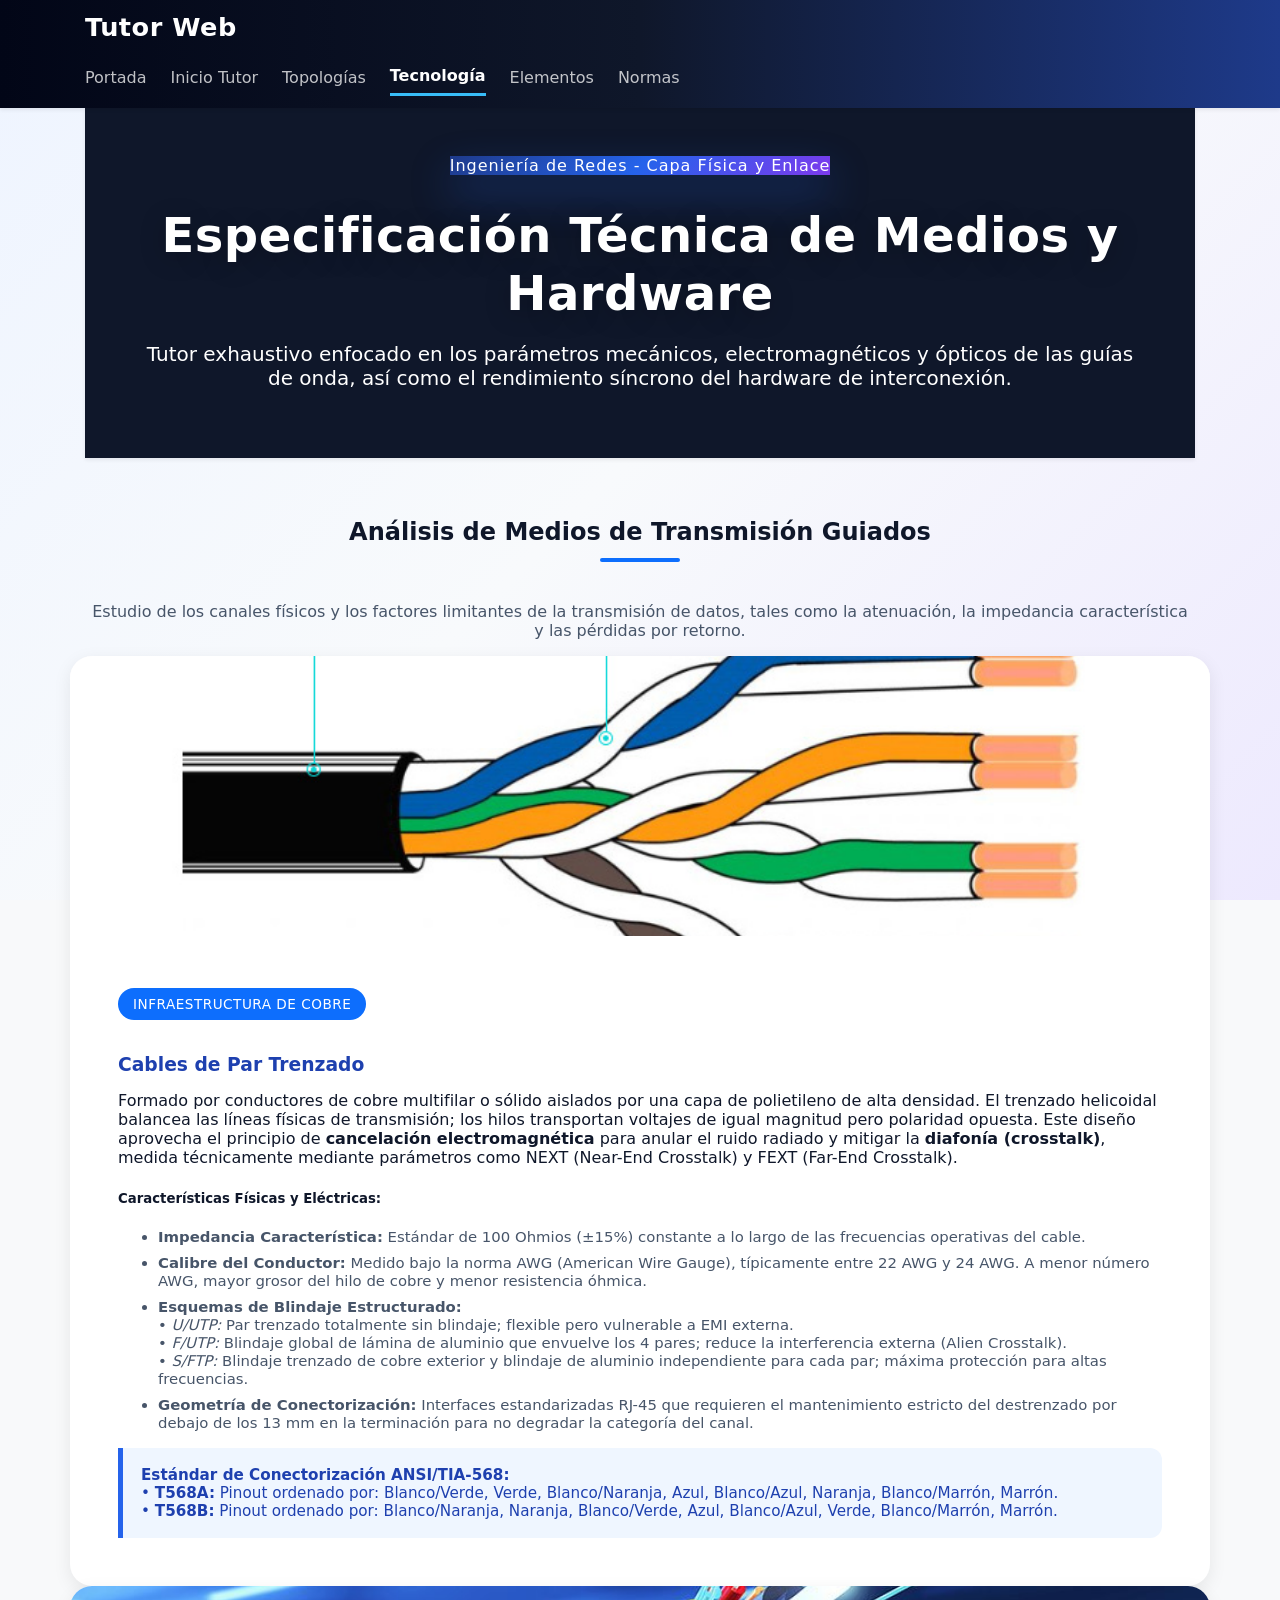
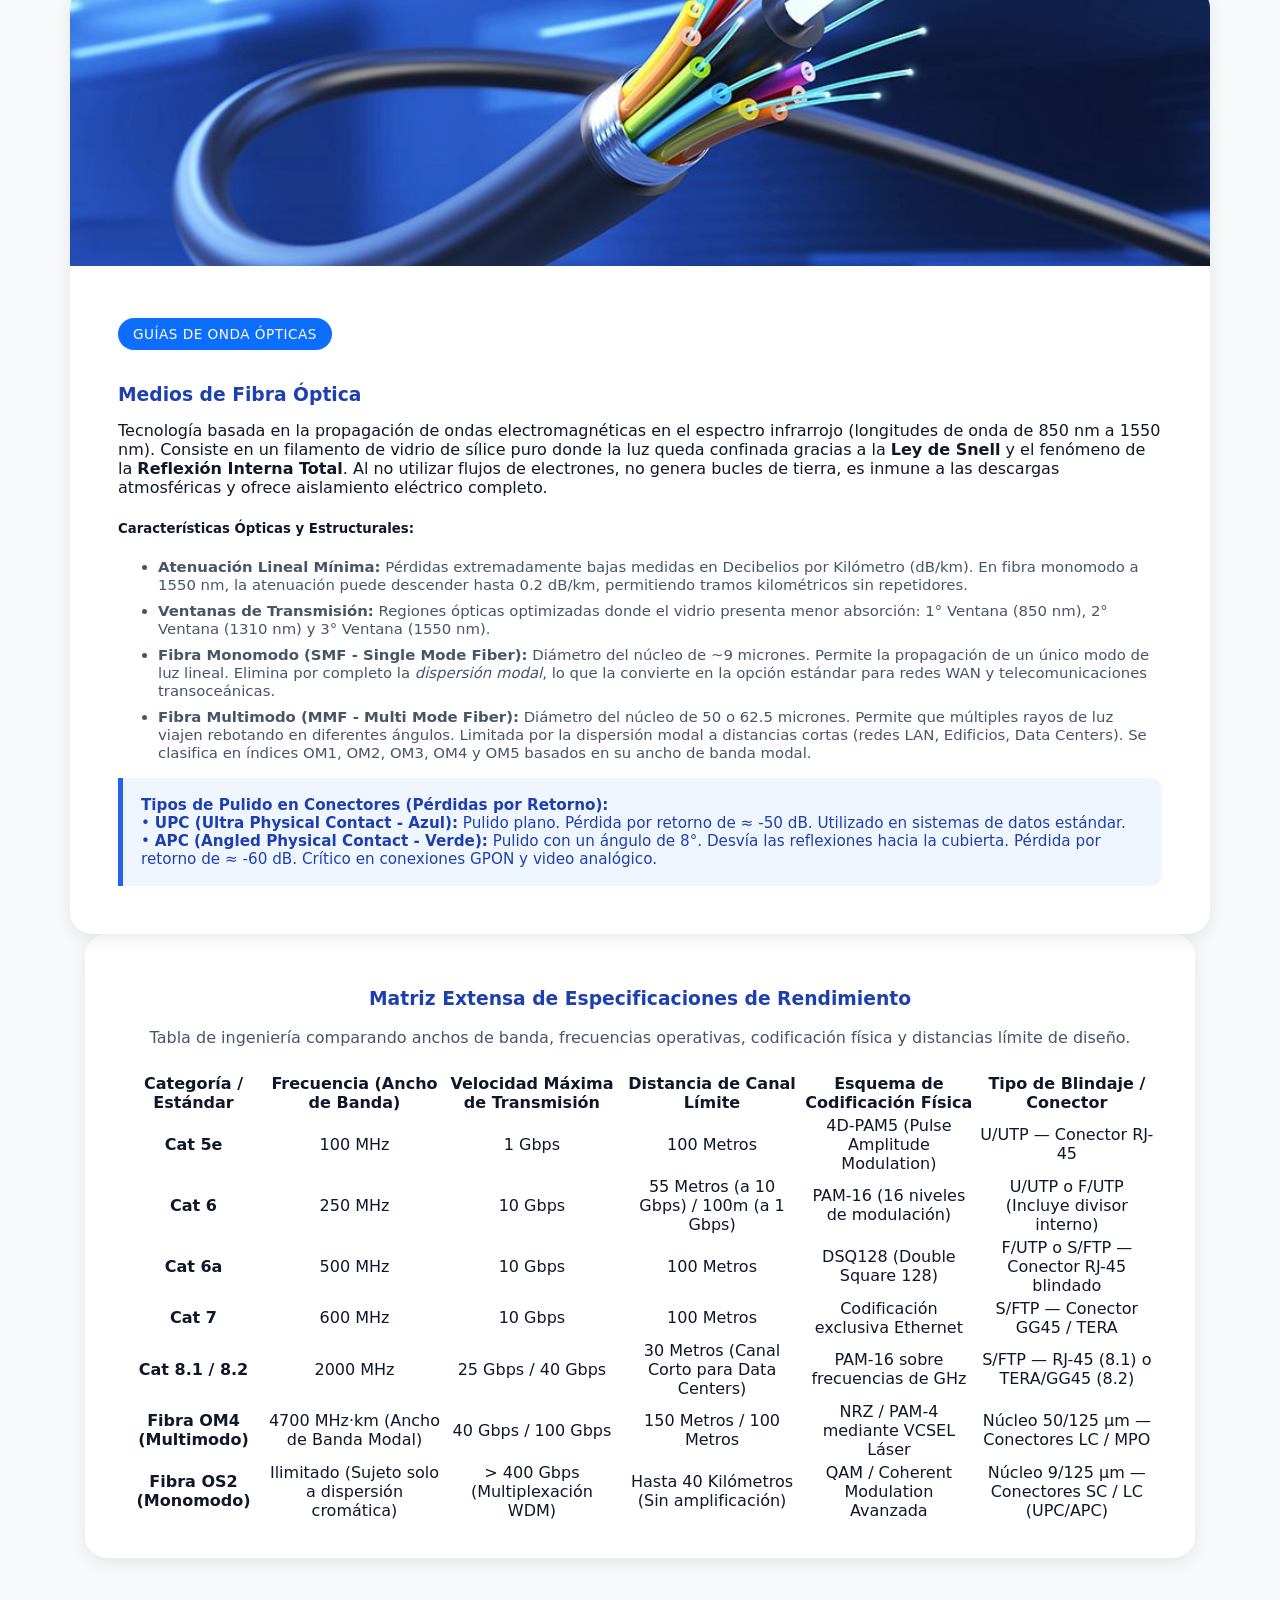
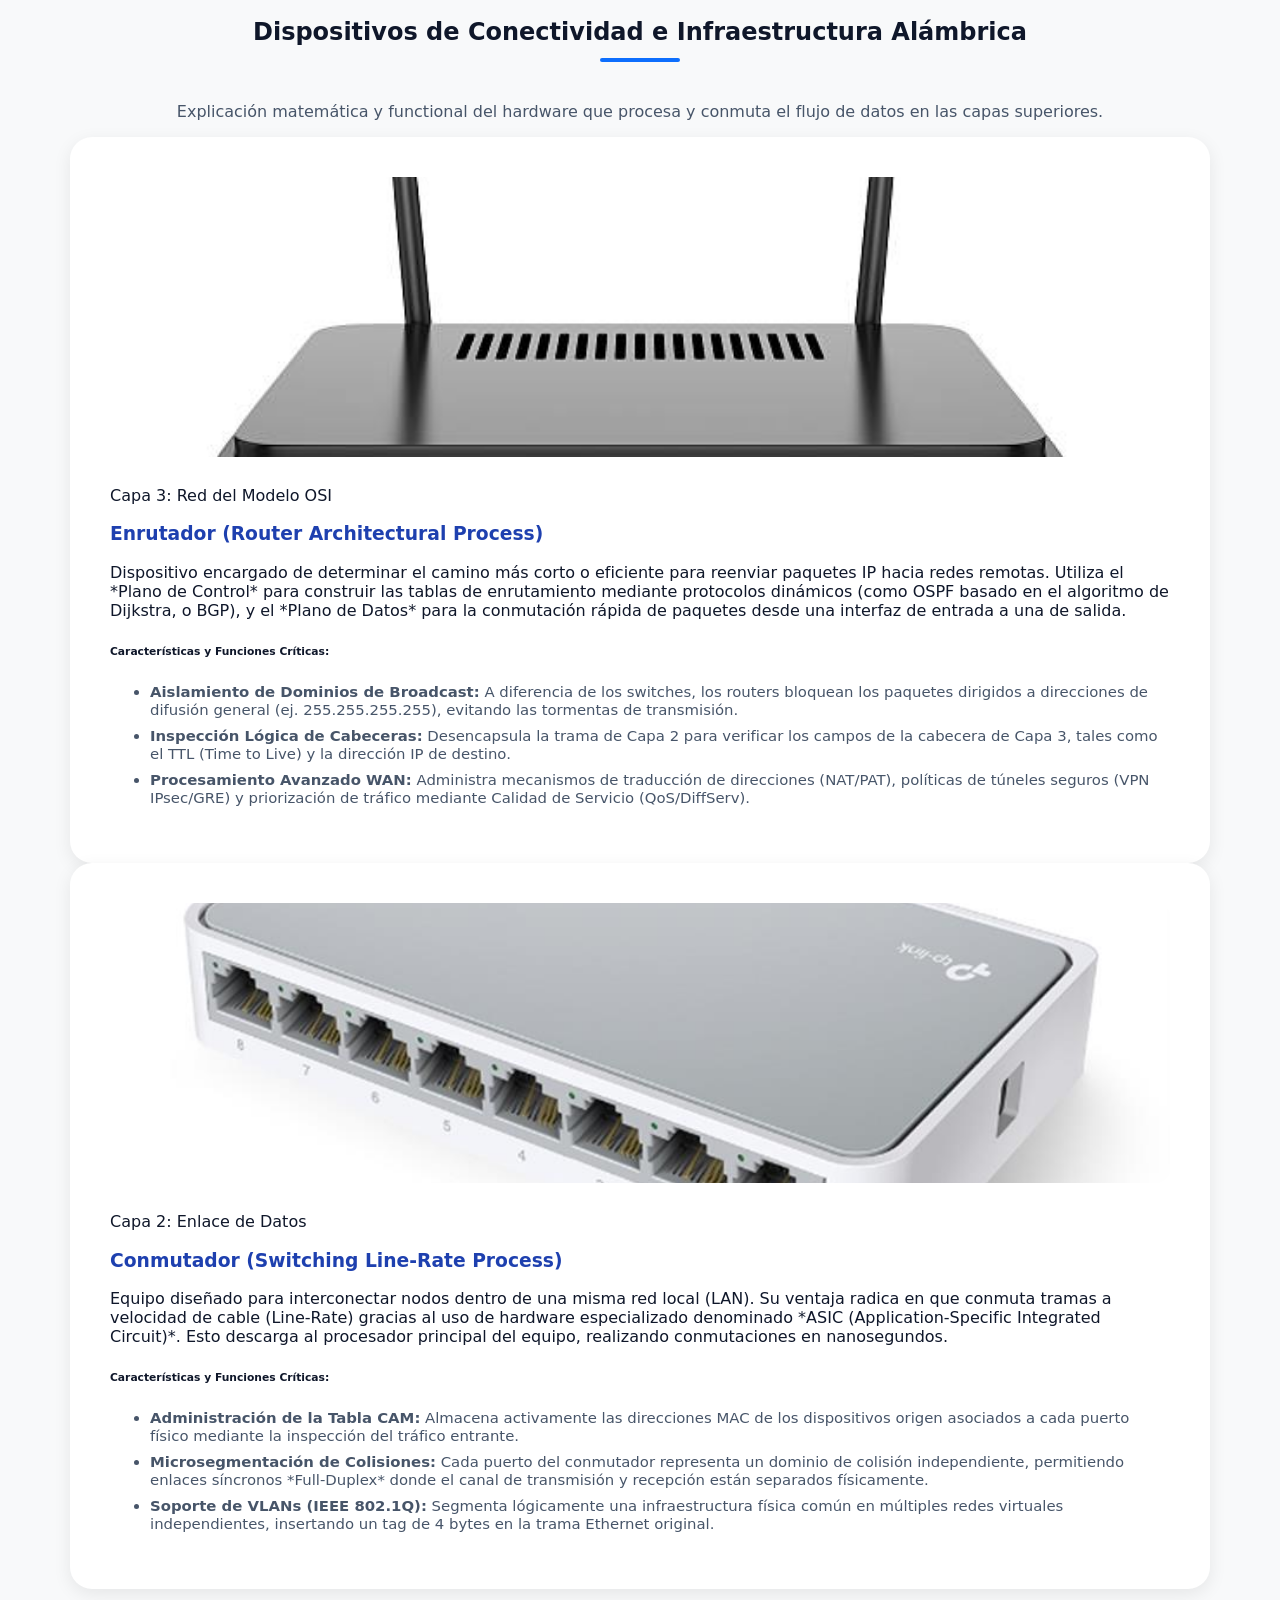
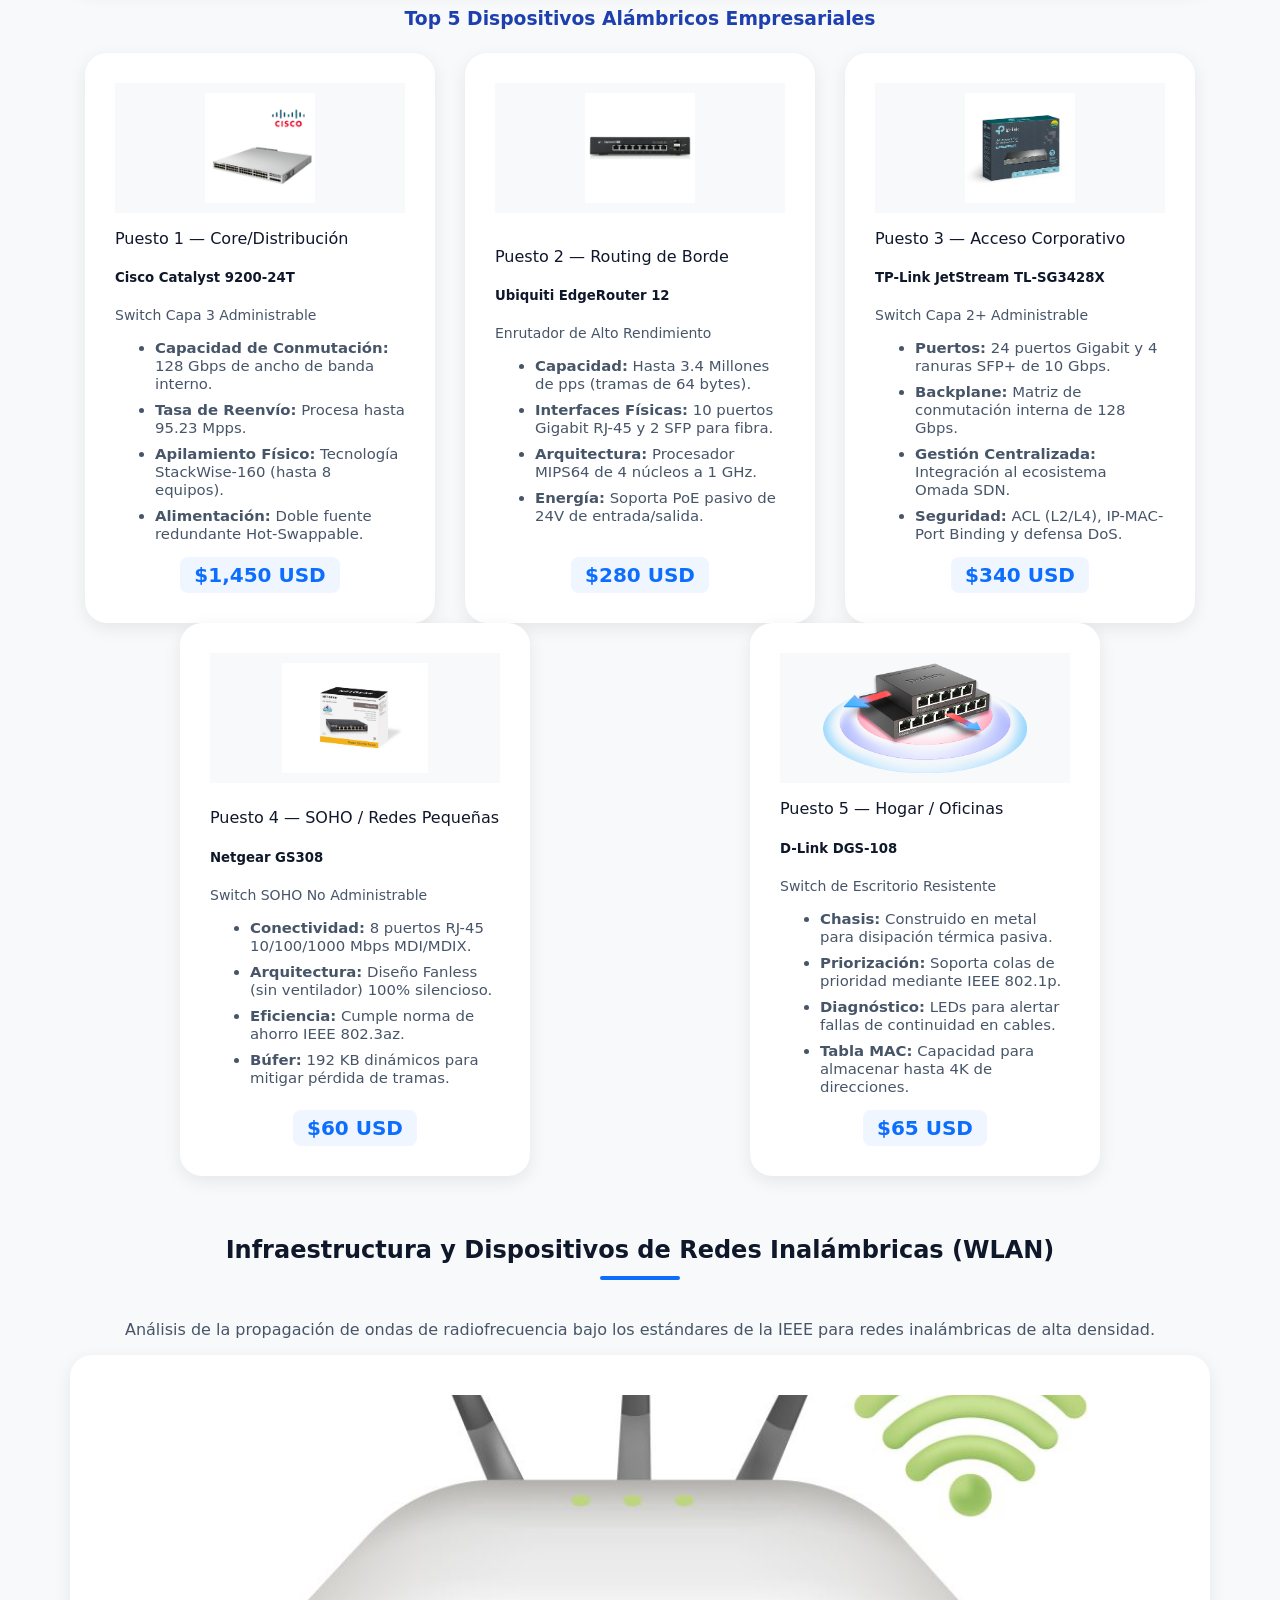
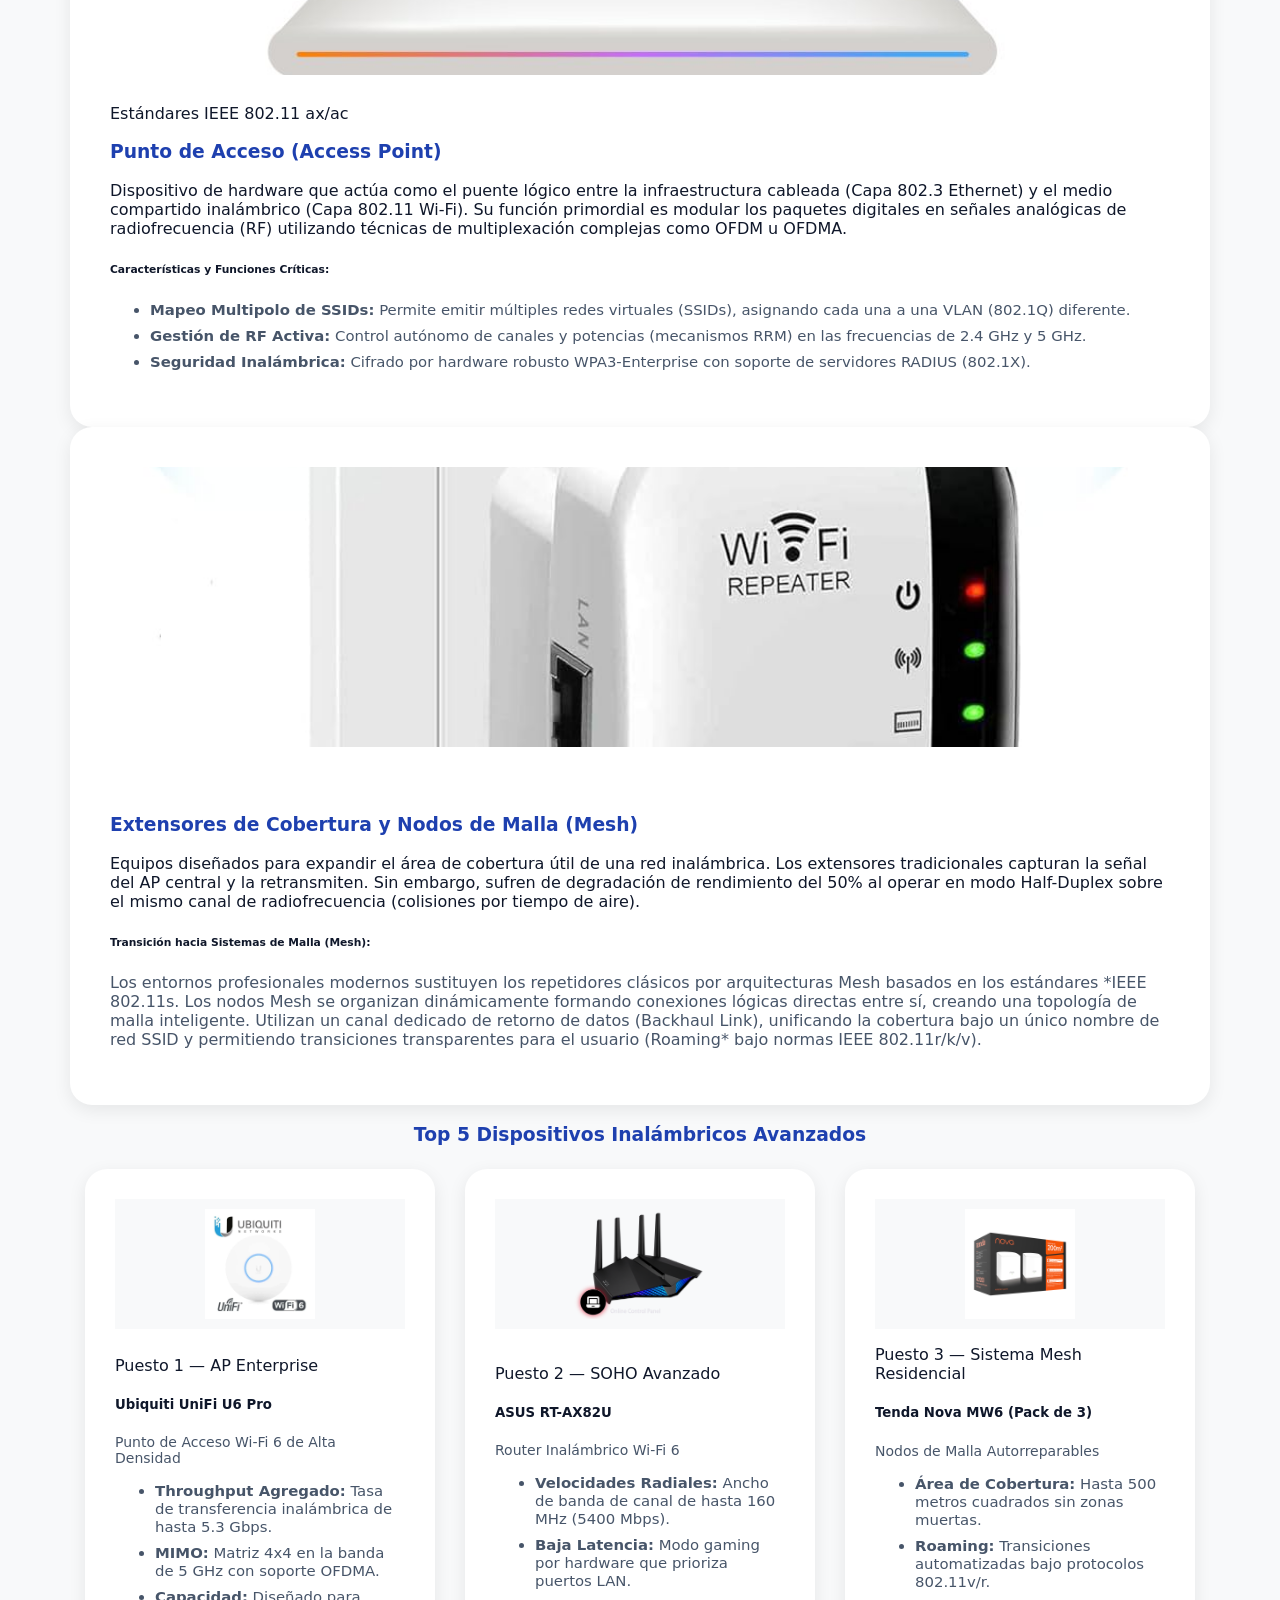
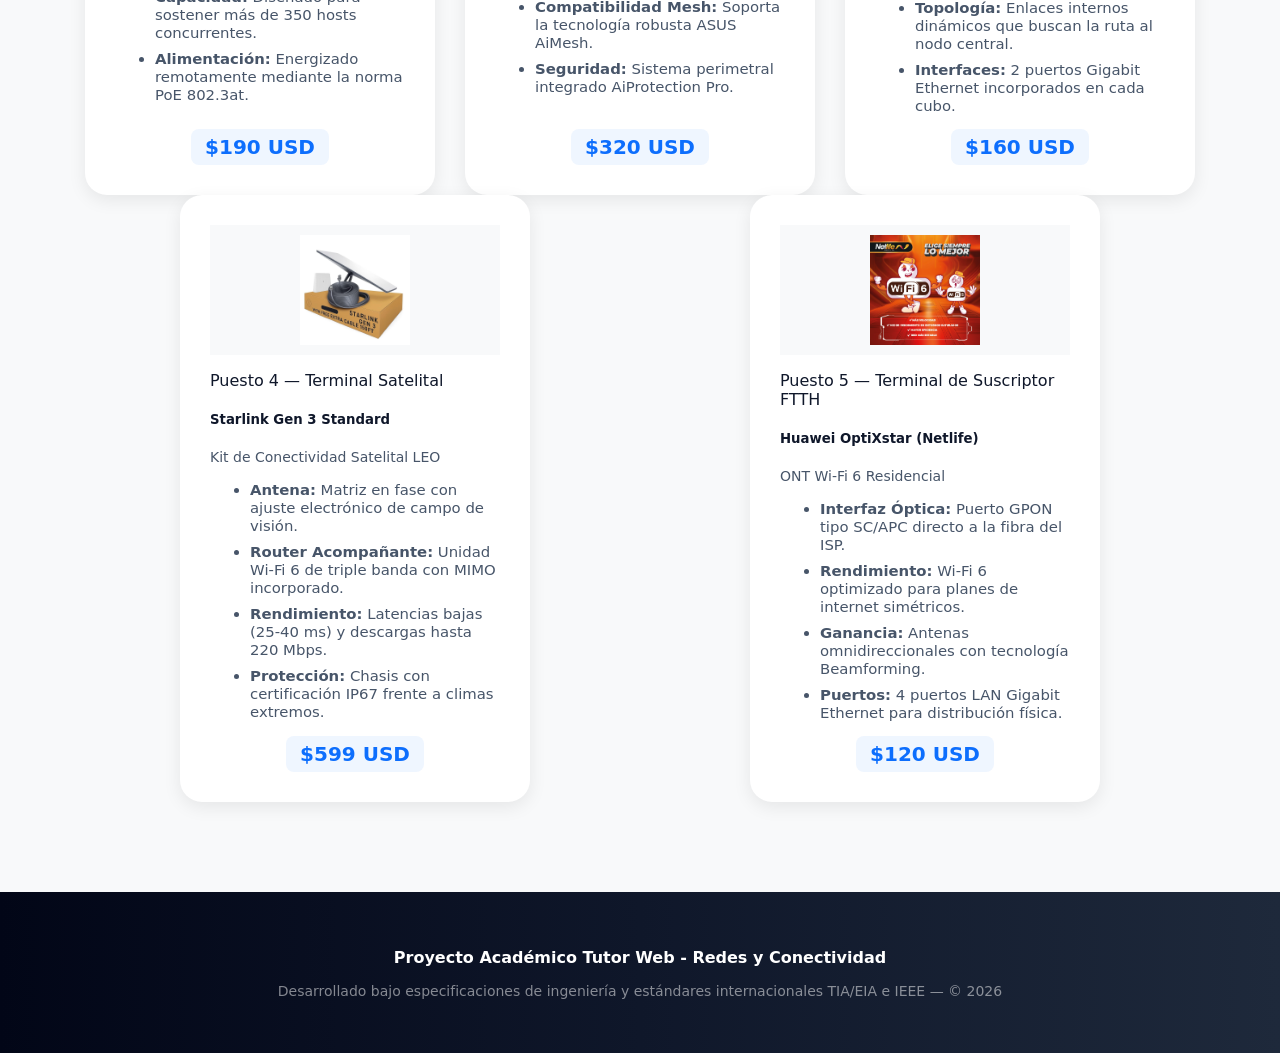
<file: tutor_web/tecnologia.html>
<!DOCTYPE html>
<html lang="es">

<head>
  <meta charset="UTF-8">
  <meta name="viewport" content="width=device-width, initial-scale=1.0">
  <title>Tutor Web - Medios de Transmisión Avanzados y Hardware de Conmutación</title>

  <link rel="stylesheet" href="css/bootstrap.min.css">

  <style>
    body {
      background-color: #f8f9fa;
      font-family: system-ui, -apple-system, sans-serif;
    }

    .bg-dark-custom {
      background-color: #0f172a;
    }

    .titulo-seccion {
      color: #0f172a;
      font-weight: bold;
      margin-top: 60px;
      margin-bottom: 40px;
      position: relative;
    }

    .titulo-seccion::after {
      content: '';
      display: block;
      width: 80px;
      height: 4px;
      background-color: #0d6efd;
      margin: 12px auto 0 auto;
      border-radius: 2px;
    }

    .card-custom {
      border: none;
      border-radius: 22px;
      overflow: hidden;
      transition: 0.3s;
      box-shadow: 0 5px 18px rgba(0, 0, 0, 0.08);
      background: white;
      height: 100%;
    }

    .card-body p {
      line-height: 1.8;
      color: #334155;
    }

    .card-custom:hover {
      transform: translateY(-6px);
    }

    .card-custom img {
      width: 100%;
      height: 280px;
      object-fit: cover;
    }

    .info-box {
      background: white;
      border-radius: 22px;
      padding: 40px;
      box-shadow: 0 5px 18px rgba(0, 0, 0, 0.08);
      height: 100%;
    }

    .info-box img {
      width: 100%;
      height: 280px;
      object-fit: cover;
      border-radius: 15px;
      margin-bottom: 25px;
    }

    .table-custom {
      background: white;
      border-radius: 22px;
      padding: 35px;
      box-shadow: 0 5px 18px rgba(0, 0, 0, 0.08);
    }

    .badge-custom {
      background-color: #0d6efd;
      padding: 8px 15px;
      border-radius: 30px;
      font-size: 0.85rem;
      color: white;
      display: inline-block;
      margin-bottom: 15px;
      text-transform: uppercase;
      letter-spacing: 0.5px;
    }

    .price {
      color: #0d6efd;
      font-weight: bold;
      font-size: 1.25rem;
      background-color: #eff6ff;
      padding: 6px 14px;
      border-radius: 8px;
      display: inline-block;
    }

    .top-card {
      background: white;
      border-radius: 22px;
      padding: 30px;
      box-shadow: 0 5px 18px rgba(0, 0, 0, 0.08);
      transition: 0.3s;
      width: 100%;
      height: 100%;
      display: flex;
      flex-direction: column;
      justify-content: space-between;
    }

    .top-card:hover {
      transform: scale(1.03);
    }

    .top-card img {
      width: 100%;
      height: 130px;
      object-fit: contain; /* Cambiado a contain para que los logos no se corten */
      background-color: #f8f9fa;
      padding: 10px;
    }

    .academic-note {
      background-color: #eff6ff;
      border-left: 5px solid #2563eb;
      padding: 18px;
      border-radius: 0 12px 12px 0;
      margin-top: 15px;
      font-size: 0.95rem;
      color: #1e40af;
    }

    .tech-spec-list li {
      margin-bottom: 8px;
      font-size: 0.93rem;
    }

    footer {
      background-color: #0f172a;
      color: white;
      padding: 40px;
      margin-top: 90px;
      text-align: center;
    }
  </style>
</head>

<body>

  <nav class="navbar navbar-expand-lg navbar-dark bg-dark-custom shadow-sm py-3">
  <div class="container">
    <a class="navbar-brand fw-bold" href="tutor.html">Tutor Web</a>

    <div class="d-flex ms-auto">
      <ul class="navbar-nav flex-row gap-4">
        <li class="nav-item">
          <a class="nav-link text-white-50" href="index.html">Portada</a>
        </li>

        <li class="nav-item">
          <a class="nav-link text-white-50" href="tutor.html">Inicio Tutor</a>
        </li>

        <li class="nav-item">
          <a class="nav-link text-white-50" href="topologias.html">Topologías</a>
        </li>

        <li class="nav-item">
          <a class="nav-link active text-white fw-bold" href="tecnologia.html">Tecnología</a>
        </li>

        <li class="nav-item">
          <a class="nav-link text-white-50" href="elementos.html">Elementos</a>
        </li>

         <li class="nav-item">
          <a class="nav-link text-white-50" href="normas.html">Normas</a>
        </li>
      </ul>
    </div>
  </div>
</nav>

  <div class="container my-5">
    <div class="bg-dark-custom text-white p-5 rounded-4 shadow-sm text-center">
      <span class="badge bg-primary px-3 py-2 mb-3 text-uppercase fw-semibold" style="letter-spacing: 1px;">Ingeniería de Redes - Capa Física y Enlace</span>
      <h1 class="display-5 fw-bold mb-3">Especificación Técnica de Medios y Hardware</h1>
      <p class="fs-5 text-white-75 px-lg-5 max-w-3xl mx-auto">
        Tutor exhaustivo enfocado en los parámetros mecánicos, electromagnéticos y ópticos de las guías de onda, así como el rendimiento síncrono del hardware de interconexión.
      </p>
    </div>
  </div>

  <div class="container my-5">
    <h2 class="titulo-seccion text-center">Análisis de Medios de Transmisión Guiados</h2>
    <p class="text-center text-muted mb-5 px-md-5">Estudio de los canales físicos y los factores limitantes de la transmisión de datos, tales como la atenuación, la impedancia característica y las pérdidas por retorno.</p>
    
    <div class="row g-4">
      <div class="col-lg-6">
        <div class="card-custom">
          <img src="img/utp.jpg" alt="Estructura e hilos de cobre de cables de red Ethernet">
          <div class="p-5">
            <span class="badge-custom">Infraestructura de Cobre</span>
            <h3 class="text-primary fw-bold mb-3">Cables de Par Trenzado</h3>
            <p class="text-justify">
              Formado por conductores de cobre multifilar o sólido aislados por una capa de polietileno de alta densidad. El trenzado helicoidal balancea las líneas físicas de transmisión; los hilos transportan voltajes de igual magnitud pero polaridad opuesta. Este diseño aprovecha el principio de <strong>cancelación electromagnética</strong> para anular el ruido radiado y mitigar la <strong>diafonía (crosstalk)</strong>, medida técnicamente mediante parámetros como NEXT (Near-End Crosstalk) y FEXT (Far-End Crosstalk).
            </p>
            
            <h5 class="fw-bold text-secondary mt-4">Características Físicas y Eléctricas:</h5>
            <ul class="tech-spec-list text-muted ps-3">
              <li><strong>Impedancia Característica:</strong> Estándar de 100 Ohmios (±15%) constante a lo largo de las frecuencias operativas del cable.</li>
              <li><strong>Calibre del Conductor:</strong> Medido bajo la norma AWG (American Wire Gauge), típicamente entre 22 AWG y 24 AWG. A menor número AWG, mayor grosor del hilo de cobre y menor resistencia óhmica.</li>
              <li><strong>Esquemas de Blindaje Estructurado:</strong> 
                <br>• <em>U/UTP:</em> Par trenzado totalmente sin blindaje; flexible pero vulnerable a EMI externa.
                <br>• <em>F/UTP:</em> Blindaje global de lámina de aluminio que envuelve los 4 pares; reduce la interferencia externa (Alien Crosstalk).
                <br>• <em>S/FTP:</em> Blindaje trenzado de cobre exterior y blindaje de aluminio independiente para cada par; máxima protección para altas frecuencias.
              </li>
              <li><strong>Geometría de Conectorización:</strong> Interfaces estandarizadas RJ-45 que requieren el mantenimiento estricto del destrenzado por debajo de los 13 mm en la terminación para no degradar la categoría del canal.</li>
            </ul>

            <div class="academic-note">
              <strong>Estándar de Conectorización ANSI/TIA-568:</strong> 
              <br>• <strong>T568A:</strong> Pinout ordenado por: Blanco/Verde, Verde, Blanco/Naranja, Azul, Blanco/Azul, Naranja, Blanco/Marrón, Marrón.
              <br>• <strong>T568B:</strong> Pinout ordenado por: Blanco/Naranja, Naranja, Blanco/Verde, Azul, Blanco/Azul, Verde, Blanco/Marrón, Marrón.
            </div>
          </div>
        </div>
      </div>

      <div class="col-lg-6">
        <div class="card-custom">
          <img src="img/fibra.jpg" alt="Hilos y filamentos de fibra óptica iluminados por luz láser">
          <div class="p-5">
            <span class="badge-custom">Guías de Onda Ópticas</span>
            <h3 class="text-primary fw-bold mb-3">Medios de Fibra Óptica</h3>
            <p class="text-justify">
              Tecnología basada en la propagación de ondas electromagnéticas en el espectro infrarrojo (longitudes de onda de 850 nm a 1550 nm). Consiste en un filamento de vidrio de sílice puro donde la luz queda confinada gracias a la <strong>Ley de Snell</strong> y el fenómeno de la <strong>Reflexión Interna Total</strong>. Al no utilizar flujos de electrones, no genera bucles de tierra, es inmune a las descargas atmosféricas y ofrece aislamiento eléctrico completo.
            </p>
            
            <h5 class="fw-bold text-secondary mt-4">Características Ópticas y Estructurales:</h5>
            <ul class="tech-spec-list text-muted ps-3">
              <li><strong>Atenuación Lineal Mínima:</strong> Pérdidas extremadamente bajas medidas en Decibelios por Kilómetro (dB/km). En fibra monomodo a 1550 nm, la atenuación puede descender hasta 0.2 dB/km, permitiendo tramos kilométricos sin repetidores.</li>
              <li><strong>Ventanas de Transmisión:</strong> Regiones ópticas optimizadas donde el vidrio presenta menor absorción: 1° Ventana (850 nm), 2° Ventana (1310 nm) y 3° Ventana (1550 nm).</li>
              <li><strong>Fibra Monomodo (SMF - Single Mode Fiber):</strong> Diámetro del núcleo de ~9 micrones. Permite la propagación de un único modo de luz lineal. Elimina por completo la <em>dispersión modal</em>, lo que la convierte en la opción estándar para redes WAN y telecomunicaciones transoceánicas.</li>
              <li><strong>Fibra Multimodo (MMF - Multi Mode Fiber):</strong> Diámetro del núcleo de 50 o 62.5 micrones. Permite que múltiples rayos de luz viajen rebotando en diferentes ángulos. Limitada por la dispersión modal a distancias cortas (redes LAN, Edificios, Data Centers). Se clasifica en índices OM1, OM2, OM3, OM4 y OM5 basados en su ancho de banda modal.</li>
            </ul>

            <div class="academic-note">
              <strong>Tipos de Pulido en Conectores (Pérdidas por Retorno):</strong>
              <br>• <strong>UPC (Ultra Physical Contact - Azul):</strong> Pulido plano. Pérdida por retorno de ≈ -50 dB. Utilizado en sistemas de datos estándar.
              <br>• <strong>APC (Angled Physical Contact - Verde):</strong> Pulido con un ángulo de 8°. Desvía las reflexiones hacia la cubierta. Pérdida por retorno de ≈ -60 dB. Crítico en conexiones GPON y video analógico.
            </div>
          </div>
        </div>
      </div>
    </div>

    <div class="mt-5">
      <div class="table-custom p-4 p-md-5">
        <h3 class="text-primary fw-bold mb-2 text-center">Matriz Extensa de Especificaciones de Rendimiento</h3>
        <p class="text-muted text-center mb-4">Tabla de ingeniería comparando anchos de banda, frecuencias operativas, codificación física y distancias límite de diseño.</p>
        <div class="table-responsive">
          <table class="table align-middle table-striped table-bordered text-center">
            <thead class="table-dark">
              <tr>
                <th>Categoría / Estándar</th>
                <th>Frecuencia (Ancho de Banda)</th>
                <th>Velocidad Máxima de Transmisión</th>
                <th>Distancia de Canal Límite</th>
                <th>Esquema de Codificación Física</th>
                <th>Tipo de Blindaje / Conector</th>
              </tr>
            </thead>
            <tbody>
              <tr>
                <td class="fw-bold">Cat 5e</td>
                <td>100 MHz</td>
                <td>1 Gbps</td>
                <td>100 Metros</td>
                <td>4D-PAM5 (Pulse Amplitude Modulation)</td>
                <td>U/UTP — Conector RJ-45</td>
              </tr>
              <tr>
                <td class="fw-bold">Cat 6</td>
                <td>250 MHz</td>
                <td>10 Gbps</td>
                <td>55 Metros (a 10 Gbps) / 100m (a 1 Gbps)</td>
                <td>PAM-16 (16 niveles de modulación)</td>
                <td>U/UTP o F/UTP (Incluye divisor interno)</td>
              </tr>
              <tr>
                <td class="fw-bold">Cat 6a</td>
                <td>500 MHz</td>
                <td>10 Gbps</td>
                <td>100 Metros</td>
                <td>DSQ128 (Double Square 128)</td>
                <td>F/UTP o S/FTP — Conector RJ-45 blindado</td>
              </tr>
              <tr>
                <td class="fw-bold">Cat 7</td>
                <td>600 MHz</td>
                <td>10 Gbps</td>
                <td>100 Metros</td>
                <td>Codificación exclusiva Ethernet</td>
                <td>S/FTP — Conector GG45 / TERA</td>
              </tr>
              <tr>
                <td class="fw-bold">Cat 8.1 / 8.2</td>
                <td>2000 MHz</td>
                <td>25 Gbps / 40 Gbps</td>
                <td>30 Metros (Canal Corto para Data Centers)</td>
                <td>PAM-16 sobre frecuencias de GHz</td>
                <td>S/FTP — RJ-45 (8.1) o TERA/GG45 (8.2)</td>
              </tr>
              <tr>
                <td class="fw-bold">Fibra OM4 (Multimodo)</td>
                <td>4700 MHz·km (Ancho de Banda Modal)</td>
                <td>40 Gbps / 100 Gbps</td>
                <td>150 Metros / 100 Metros</td>
                <td>NRZ / PAM-4 mediante VCSEL Láser</td>
                <td>Núcleo 50/125 µm — Conectores LC / MPO</td>
              </tr>
              <tr>
                <td class="fw-bold">Fibra OS2 (Monomodo)</td>
                <td>Ilimitado (Sujeto solo a dispersión cromática)</td>
                <td>> 400 Gbps (Multiplexación WDM)</td>
                <td>Hasta 40 Kilómetros (Sin amplificación)</td>
                <td>QAM / Coherent Modulation Avanzada</td>
                <td>Núcleo 9/125 µm — Conectores SC / LC (UPC/APC)</td>
              </tr>
            </tbody>
          </table>
        </div>
      </div>
    </div>
  </div>

  <div class="container my-5">
    <h2 class="titulo-seccion text-center">Dispositivos de Conectividad e Infraestructura Alámbrica</h2>
    <p class="text-center text-muted mb-5">Explicación matemática y functional del hardware que procesa y conmuta el flujo de datos en las capas superiores.</p>
    
    <div class="row g-4">
      <div class="col-lg-6">
        <div class="info-box">
          <img src="img/router.jpg" alt="Equipos de enrutamiento y servidores montados en un rack de centro de datos">
          <span class="badge bg-danger mb-2">Capa 3: Red del Modelo OSI</span>
          <h3 class="text-primary fw-bold">Enrutador (Router Architectural Process)</h3>
          <p class="text-justify">
            Dispositivo encargado de determinar el camino más corto o eficiente para reenviar paquetes IP hacia redes remotas. Utiliza el *Plano de Control* para construir las tablas de enrutamiento mediante protocolos dinámicos (como OSPF basado en el algoritmo de Dijkstra, o BGP), y el *Plano de Datos* para la conmutación rápida de paquetes desde una interfaz de entrada a una de salida.
          </p>
          <h6 class="fw-bold text-dark mt-3">Características y Funciones Críticas:</h6>
          <ul class="tech-spec-list text-muted ps-3">
            <li><strong>Aislamiento de Dominios de Broadcast:</strong> A diferencia de los switches, los routers bloquean los paquetes dirigidos a direcciones de difusión general (ej. 255.255.255.255), evitando las tormentas de transmisión.</li>
            <li><strong>Inspección Lógica de Cabeceras:</strong> Desencapsula la trama de Capa 2 para verificar los campos de la cabecera de Capa 3, tales como el TTL (Time to Live) y la dirección IP de destino.</li>
            <li><strong>Procesamiento Avanzado WAN:</strong> Administra mecanismos de traducción de direcciones (NAT/PAT), políticas de túneles seguros (VPN IPsec/GRE) y priorización de tráfico mediante Calidad de Servicio (QoS/DiffServ).</li>
          </ul>
        </div>
      </div>

      <div class="col-lg-6">
        <div class="info-box">
          <img src="img/switch.jpg" alt="Cables Ethernet conectados a los puertos de un Switch con luces parpadeando">
          <span class="badge bg-success mb-2">Capa 2: Enlace de Datos</span>
          <h3 class="text-primary fw-bold">Conmutador (Switching Line-Rate Process)</h3>
          <p class="text-justify">
            Equipo diseñado para interconectar nodos dentro de una misma red local (LAN). Su ventaja radica en que conmuta tramas a velocidad de cable (Line-Rate) gracias al uso de hardware especializado denominado *ASIC (Application-Specific Integrated Circuit)*. Esto descarga al procesador principal del equipo, realizando conmutaciones en nanosegundos.
          </p>
          <h6 class="fw-bold text-dark mt-3">Características y Funciones Críticas:</h6>
          <ul class="tech-spec-list text-muted ps-3">
            <li><strong>Administración de la Tabla CAM:</strong> Almacena activamente las direcciones MAC de los dispositivos origen asociados a cada puerto físico mediante la inspección del tráfico entrante.</li>
            <li><strong>Microsegmentación de Colisiones:</strong> Cada puerto del conmutador representa un dominio de colisión independiente, permitiendo enlaces síncronos *Full-Duplex* donde el canal de transmisión y recepción están separados físicamente.</li>
            <li><strong>Soporte de VLANs (IEEE 802.1Q):</strong> Segmenta lógicamente una infraestructura física común en múltiples redes virtuales independientes, insertando un tag de 4 bytes en la trama Ethernet original.</li>
          </ul>
        </div>
      </div>
    </div>

    <div class="mt-5">
      <h3 class="text-center fw-bold text-primary mb-4">Top 5 Dispositivos Alámbricos Empresariales</h3>
      <div class="row g-4">
        
        <div class="col-md-4 d-flex">
          <div class="top-card">
            <img src="img/cisco.png" alt="Logo/Equipo Cisco" class="rounded mb-3">
            <div>
              <span class="badge bg-secondary mb-2">Puesto 1 — Core/Distribución</span>
              <h5 class="fw-bold text-dark mb-1">Cisco Catalyst 9200-24T</h5>
              <p class="text-muted small text-uppercase mb-3">Switch Capa 3 Administrable</p>
              <ul class="tech-spec-list text-muted ps-3 small text-start">
                <li><strong>Capacidad de Conmutación:</strong> 128 Gbps de ancho de banda interno.</li>
                <li><strong>Tasa de Reenvío:</strong> Procesa hasta 95.23 Mpps.</li>
                <li><strong>Apilamiento Físico:</strong> Tecnología StackWise-160 (hasta 8 equipos).</li>
                <li><strong>Alimentación:</strong> Doble fuente redundante Hot-Swappable.</li>
              </ul>
            </div>
            <div class="text-center mt-3"><span class="price">$1,450 USD</span></div>
          </div>
        </div>

        <div class="col-md-4 d-flex">
          <div class="top-card">
            <img src="img/ubiquiti.jpg" alt="Equipo Ubiquiti" class="rounded mb-3">
            <div>
              <span class="badge bg-secondary mb-2">Puesto 2 — Routing de Borde</span>
              <h5 class="fw-bold text-dark mb-1">Ubiquiti EdgeRouter 12</h5>
              <p class="text-muted small text-uppercase mb-3">Enrutador de Alto Rendimiento</p>
              <ul class="tech-spec-list text-muted ps-3 small text-start">
                <li><strong>Capacidad:</strong> Hasta 3.4 Millones de pps (tramas de 64 bytes).</li>
                <li><strong>Interfaces Físicas:</strong> 10 puertos Gigabit RJ-45 y 2 SFP para fibra.</li>
                <li><strong>Arquitectura:</strong> Procesador MIPS64 de 4 núcleos a 1 GHz.</li>
                <li><strong>Energía:</strong> Soporta PoE pasivo de 24V de entrada/salida.</li>
              </ul>
            </div>
            <div class="text-center mt-3"><span class="price">$280 USD</span></div>
          </div>
        </div>

        <div class="col-md-4 d-flex">
          <div class="top-card">
            <img src="img/tplink.png" alt="Equipo TP-Link" class="rounded mb-3">
            <div>
              <span class="badge bg-secondary mb-2">Puesto 3 — Acceso Corporativo</span>
              <h5 class="fw-bold text-dark mb-1">TP-Link JetStream TL-SG3428X</h5>
              <p class="text-muted small text-uppercase mb-3">Switch Capa 2+ Administrable</p>
              <ul class="tech-spec-list text-muted ps-3 small text-start">
                <li><strong>Puertos:</strong> 24 puertos Gigabit y 4 ranuras SFP+ de 10 Gbps.</li>
                <li><strong>Backplane:</strong> Matriz de conmutación interna de 128 Gbps.</li>
                <li><strong>Gestión Centralizada:</strong> Integración al ecosistema Omada SDN.</li>
                <li><strong>Seguridad:</strong> ACL (L2/L4), IP-MAC-Port Binding y defensa DoS.</li>
              </ul>
            </div>
            <div class="text-center mt-3"><span class="price">$340 USD</span></div>
          </div>
        </div>

        <div class="col-md-4 mx-auto d-flex">
          <div class="top-card">
            <img src="img/netgear.png" alt="Equipo Netgear" class="rounded mb-3">
            <div>
              <span class="badge bg-secondary mb-2">Puesto 4 — SOHO / Redes Pequeñas</span>
              <h5 class="fw-bold text-dark mb-1">Netgear GS308</h5>
              <p class="text-muted small text-uppercase mb-3">Switch SOHO No Administrable</p>
              <ul class="tech-spec-list text-muted ps-3 small text-start">
                <li><strong>Conectividad:</strong> 8 puertos RJ-45 10/100/1000 Mbps MDI/MDIX.</li>
                <li><strong>Arquitectura:</strong> Diseño Fanless (sin ventilador) 100% silencioso.</li>
                <li><strong>Eficiencia:</strong> Cumple norma de ahorro IEEE 802.3az.</li>
                <li><strong>Búfer:</strong> 192 KB dinámicos para mitigar pérdida de tramas.</li>
              </ul>
            </div>
            <div class="text-center mt-3"><span class="price">$60 USD</span></div>
          </div>
        </div>

        <div class="col-md-4 mx-auto d-flex">
          <div class="top-card">
            <img src="img/dlink.jpg" alt="Equipo D-Link" class="rounded mb-3">
            <div>
              <span class="badge bg-secondary mb-2">Puesto 5 — Hogar / Oficinas</span>
              <h5 class="fw-bold text-dark mb-1">D-Link DGS-108</h5>
              <p class="text-muted small text-uppercase mb-3">Switch de Escritorio Resistente</p>
              <ul class="tech-spec-list text-muted ps-3 small text-start">
                <li><strong>Chasis:</strong> Construido en metal para disipación térmica pasiva.</li>
                <li><strong>Priorización:</strong> Soporta colas de prioridad mediante IEEE 802.1p.</li>
                <li><strong>Diagnóstico:</strong> LEDs para alertar fallas de continuidad en cables.</li>
                <li><strong>Tabla MAC:</strong> Capacidad para almacenar hasta 4K de direcciones.</li>
              </ul>
            </div>
            <div class="text-center mt-3"><span class="price">$65 USD</span></div>
          </div>
        </div>

      </div>
    </div>
  </div>

  <div class="container my-5">
    <h2 class="titulo-seccion text-center">Infraestructura y Dispositivos de Redes Inalámbricas (WLAN)</h2>
    <p class="text-center text-muted mb-5">Análisis de la propagación de ondas de radiofrecuencia bajo los estándares de la IEEE para redes inalámbricas de alta densidad.</p>
    
    <div class="row g-4">
      <div class="col-lg-6">
        <div class="info-box">
          <img src="img/accesspoint.jpg" alt="Dispositivo de punto de acceso corporativo instalado en pared">
          <span class="badge bg-warning text-dark mb-2">Estándares IEEE 802.11 ax/ac</span>
          <h3 class="text-primary fw-bold">Punto de Acceso (Access Point)</h3>
          <p class="text-justify">
            Dispositivo de hardware que actúa como el puente lógico entre la infraestructura cableada (Capa 802.3 Ethernet) y el medio compartido inalámbrico (Capa 802.11 Wi-Fi). Su función primordial es modular los paquetes digitales en señales analógicas de radiofrecuencia (RF) utilizando técnicas de multiplexación complejas como OFDM u OFDMA.
          </p>
          <h6 class="fw-bold text-dark mt-3">Características y Funciones Críticas:</h6>
          <ul class="tech-spec-list text-muted ps-3">
            <li><strong>Mapeo Multipolo de SSIDs:</strong> Permite emitir múltiples redes virtuales (SSIDs), asignando cada una a una VLAN (802.1Q) diferente.</li>
            <li><strong>Gestión de RF Activa:</strong> Control autónomo de canales y potencias (mecanismos RRM) en las frecuencias de 2.4 GHz y 5 GHz.</li>
            <li><strong>Seguridad Inalámbrica:</strong> Cifrado por hardware robusto WPA3-Enterprise con soporte de servidores RADIUS (802.1X).</li>
          </ul>
        </div>
      </div>

      <div class="col-lg-6">
        <div class="info-box">
          <img src="img/repetidor.jpg" alt="Router inalámbrico doméstico con múltiples antenas de transmisión radial">
          <span class="badge bg-info text-white mb-2">Extensiones de Cobertura y Topologías Mesh</span>
          <h3 class="text-primary fw-bold">Extensores de Cobertura y Nodos de Malla (Mesh)</h3>
          <p class="text-justify">
            Equipos diseñados para expandir el área de cobertura útil de una red inalámbrica. Los extensores tradicionales capturan la señal del AP central y la retransmiten. Sin embargo, sufren de degradación de rendimiento del 50% al operar en modo Half-Duplex sobre el mismo canal de radiofrecuencia (colisiones por tiempo de aire).
          </p>
          <h6 class="fw-bold text-dark mt-3">Transición hacia Sistemas de Malla (Mesh):</h6>
          <p class="text-justify text-muted">
            Los entornos profesionales modernos sustituyen los repetidores clásicos por arquitecturas Mesh basados en los estándares *IEEE 802.11s. Los nodos Mesh se organizan dinámicamente formando conexiones lógicas directas entre sí, creando una topología de malla inteligente. Utilizan un canal dedicado de retorno de datos (Backhaul Link), unificando la cobertura bajo un único nombre de red SSID y permitiendo transiciones transparentes para el usuario (Roaming* bajo normas IEEE 802.11r/k/v).
          </p>
        </div>
      </div>
    </div>

    <div class="mt-5">
      <h3 class="text-center fw-bold text-primary mb-4">Top 5 Dispositivos Inalámbricos Avanzados</h3>
      <div class="row g-4">
        
        <div class="col-md-4 d-flex">
          <div class="top-card">
            <img src="img/unifi.png" alt="Equipo Ubiquiti UniFi" class="rounded mb-3">
            <div>
              <span class="badge bg-secondary mb-2">Puesto 1 — AP Enterprise</span>
              <h5 class="fw-bold text-dark mb-1">Ubiquiti UniFi U6 Pro</h5>
              <p class="text-muted small text-uppercase mb-3">Punto de Acceso Wi-Fi 6 de Alta Densidad</p>
              <ul class="tech-spec-list text-muted ps-3 small text-start">
                <li><strong>Throughput Agregado:</strong> Tasa de transferencia inalámbrica de hasta 5.3 Gbps.</li>
                <li><strong>MIMO:</strong> Matriz 4x4 en la banda de 5 GHz con soporte OFDMA.</li>
                <li><strong>Capacidad:</strong> Diseñado para sostener más de 350 hosts concurrentes.</li>
                <li><strong>Alimentación:</strong> Energizado remotamente mediante la norma PoE 802.3at.</li>
              </ul>
            </div>
            <div class="text-center mt-3"><span class="price">$190 USD</span></div>
          </div>
        </div>

        <div class="col-md-4 d-flex">
          <div class="top-card">
            <img src="img/asus.png" alt="Equipo ASUS" class="rounded mb-3">
            <div>
              <span class="badge bg-secondary mb-2">Puesto 2 — SOHO Avanzado</span>
              <h5 class="fw-bold text-dark mb-1">ASUS RT-AX82U</h5>
              <p class="text-muted small text-uppercase mb-3">Router Inalámbrico Wi-Fi 6</p>
              <ul class="tech-spec-list text-muted ps-3 small text-start">
                <li><strong>Velocidades Radiales:</strong> Ancho de banda de canal de hasta 160 MHz (5400 Mbps).</li>
                <li><strong>Baja Latencia:</strong> Modo gaming por hardware que prioriza puertos LAN.</li>
                <li><strong>Compatibilidad Mesh:</strong> Soporta la tecnología robusta ASUS AiMesh.</li>
                <li><strong>Seguridad:</strong> Sistema perimetral integrado AiProtection Pro.</li>
              </ul>
            </div>
            <div class="text-center mt-3"><span class="price">$320 USD</span></div>
          </div>
        </div>

        <div class="col-md-4 d-flex">
          <div class="top-card">
            <img src="img/tenda.png" alt="Equipo Tenda" class="rounded mb-3">
            <div>
              <span class="badge bg-secondary mb-2">Puesto 3 — Sistema Mesh Residencial</span>
              <h5 class="fw-bold text-dark mb-1">Tenda Nova MW6 (Pack de 3)</h5>
              <p class="text-muted small text-uppercase mb-3">Nodos de Malla Autorreparables</p>
              <ul class="tech-spec-list text-muted ps-3 small text-start">
                <li><strong>Área de Cobertura:</strong> Hasta 500 metros cuadrados sin zonas muertas.</li>
                <li><strong>Roaming:</strong> Transiciones automatizadas bajo protocolos 802.11v/r.</li>
                <li><strong>Topología:</strong> Enlaces internos dinámicos que buscan la ruta al nodo central.</li>
                <li><strong>Interfaces:</strong> 2 puertos Gigabit Ethernet incorporados en cada cubo.</li>
              </ul>
            </div>
            <div class="text-center mt-3"><span class="price">$160 USD</span></div>
          </div>
        </div>

        <div class="col-md-4 mx-auto d-flex">
          <div class="top-card">
            <img src="img/starlink.jpg" alt="Kit Starlink" class="rounded mb-3">
            <div>
              <span class="badge bg-secondary mb-2">Puesto 4 — Terminal Satelital</span>
              <h5 class="fw-bold text-dark mb-1">Starlink Gen 3 Standard</h5>
              <p class="text-muted small text-uppercase mb-3">Kit de Conectividad Satelital LEO</p>
              <ul class="tech-spec-list text-muted ps-3 small text-start">
                <li><strong>Antena:</strong> Matriz en fase con ajuste electrónico de campo de visión.</li>
                <li><strong>Router Acompañante:</strong> Unidad Wi-Fi 6 de triple banda con MIMO incorporado.</li>
                <li><strong>Rendimiento:</strong> Latencias bajas (25-40 ms) y descargas hasta 220 Mbps.</li>
                <li><strong>Protección:</strong> Chasis con certificación IP67 frente a climas extremos.</li>
              </ul>
            </div>
            <div class="text-center mt-3"><span class="price">$599 USD</span></div>
          </div>
        </div>

        <div class="col-md-4 mx-auto d-flex">
          <div class="top-card">
            <img src="img/netlife.jpg" alt="ONT Netlife Huawei" class="rounded mb-3">
            <div>
              <span class="badge bg-secondary mb-2">Puesto 5 — Terminal de Suscriptor FTTH</span>
              <h5 class="fw-bold text-dark mb-1">Huawei OptiXstar (Netlife)</h5>
              <p class="text-muted small text-uppercase mb-3">ONT Wi-Fi 6 Residencial</p>
              <ul class="tech-spec-list text-muted ps-3 small text-start">
                <li><strong>Interfaz Óptica:</strong> Puerto GPON tipo SC/APC directo a la fibra del ISP.</li>
                <li><strong>Rendimiento:</strong> Wi-Fi 6 optimizado para planes de internet simétricos.</li>
                <li><strong>Ganancia:</strong> Antenas omnidireccionales con tecnología Beamforming.</li>
                <li><strong>Puertos:</strong> 4 puertos LAN Gigabit Ethernet para distribución física.</li>
              </ul>
            </div>
            <div class="text-center mt-3"><span class="price">$120 USD</span></div>
          </div>
        </div>

      </div>
    </div>
  </div>

  <footer>
    <div class="container">
      <p class="mb-2 fw-bold">Proyecto Académico Tutor Web - Redes y Conectividad</p>
      <p class="mb-0 text-white-50 small">Desarrollado bajo especificaciones de ingeniería y estándares internacionales TIA/EIA e IEEE — © 2026</p>
    </div>
  </footer>

</body>

</html>
</file>
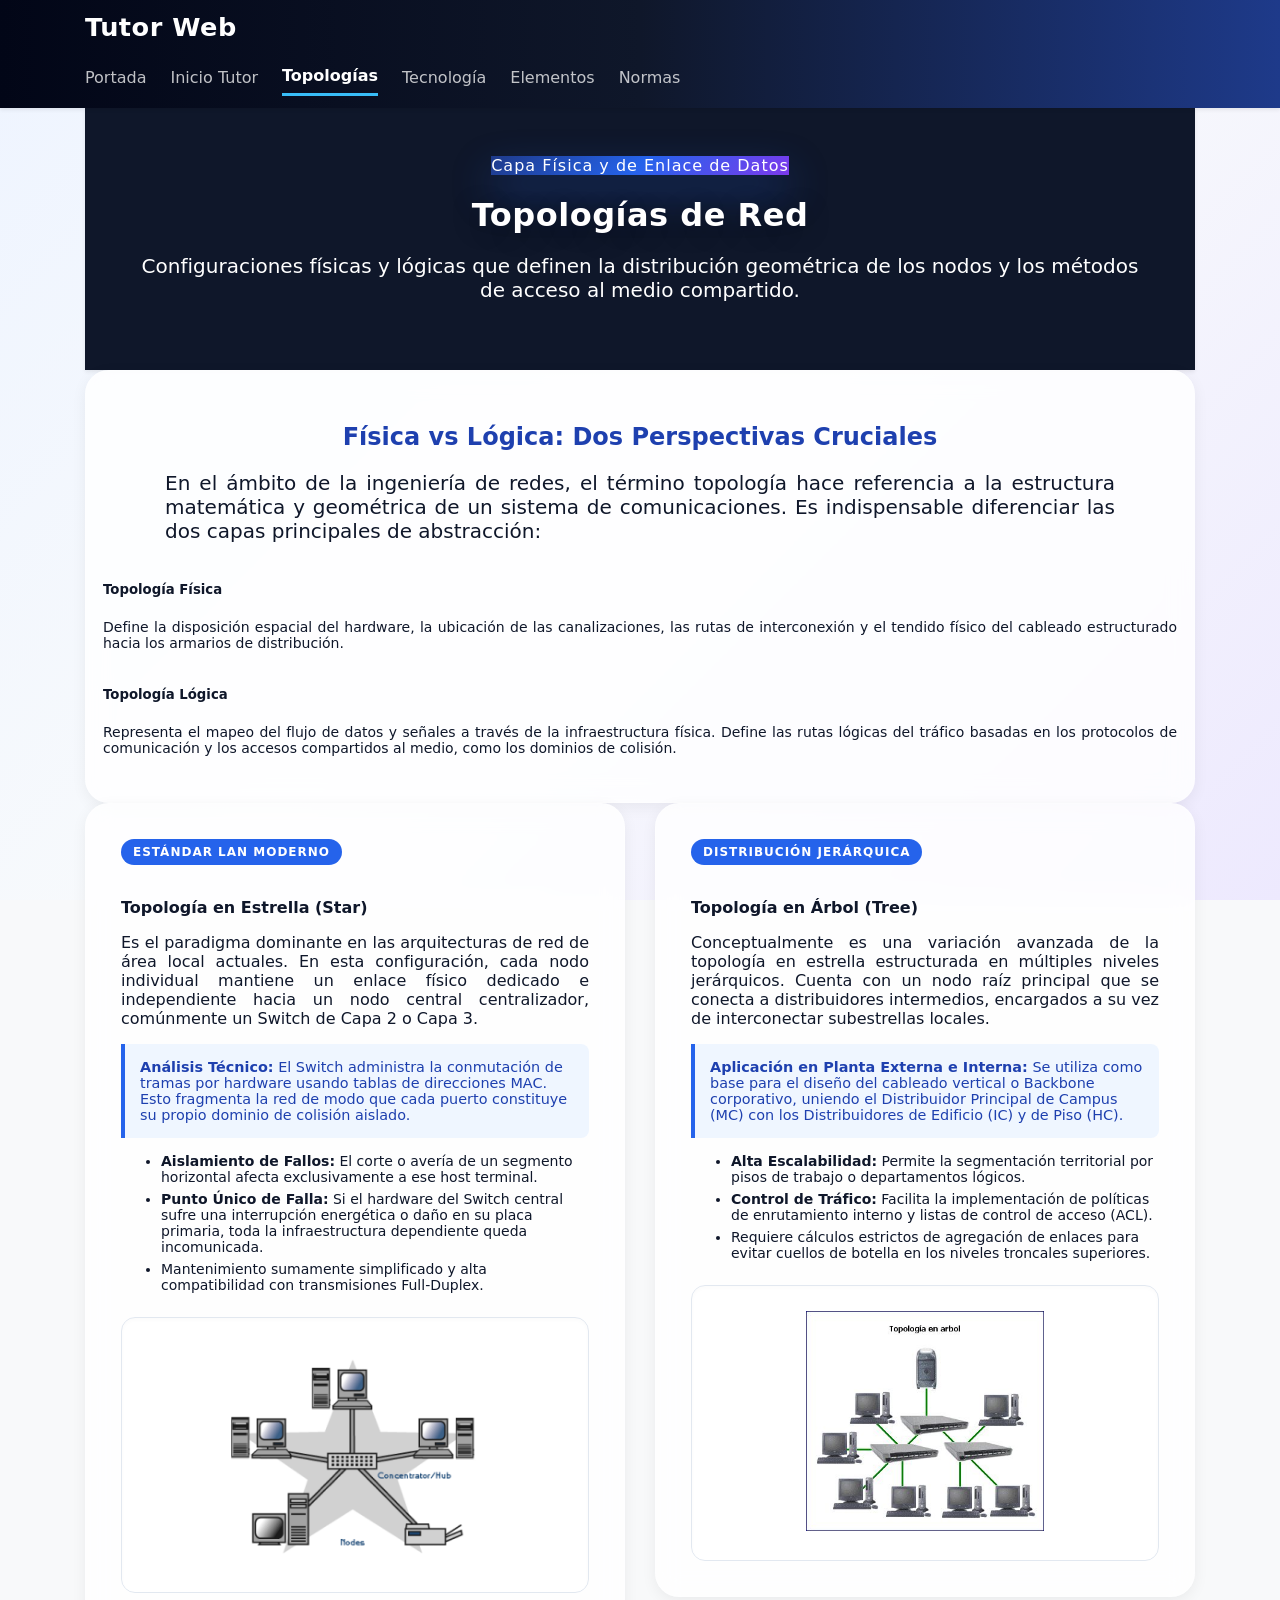
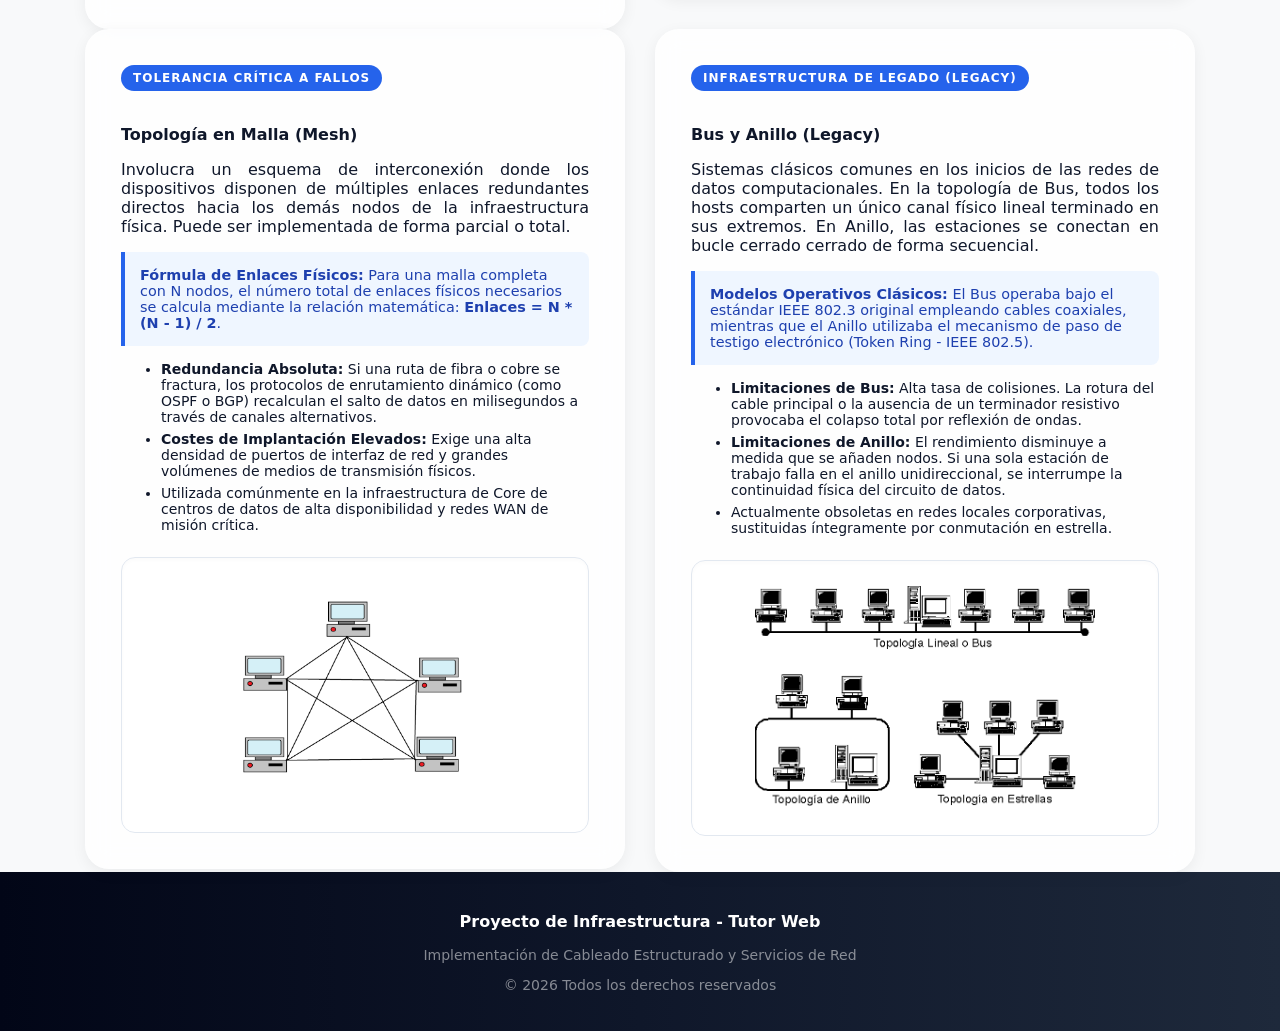
<file: tutor_web/topologias.html>
<!DOCTYPE html>
<html lang="es">
<head>
  <meta charset="UTF-8">
  <meta name="viewport" content="width=device-width, initial-scale=1.0">
  <title>Tutor Web - Topologías de Red</title>
  <link rel="stylesheet" href="css/bootstrap.min.css">
  <style>
    body {
      background-color: #f8f9fa;
      font-family: system-ui, -apple-system, sans-serif;
    }
    .bg-dark-custom {
      background-color: #0f172a;
    }
    .text-justify {
      text-align: justify;
    }
    .card-shadow {
      box-shadow: 0 4px 15px rgba(0,0,0,0.06);
      transition: transform 0.2s ease, box-shadow 0.2s ease;
    }
    .card-shadow:hover {
      transform: translateY(-5px);
      box-shadow: 0 8px 25px rgba(0,0,0,0.12);
    }
    .academic-badge {
      background-color: #2563eb;
      color: white;
      font-size: 0.75rem;
      font-weight: bold;
      text-transform: uppercase;
      letter-spacing: 1px;
      padding: 6px 12px;
      border-radius: 50px;
      display: inline-block;
      margin-bottom: 12px;
    }
    .technical-note {
      background-color: #eff6ff;
      border-left: 4px solid #2563eb;
      padding: 15px;
      border-radius: 0 8px 8px 0;
      font-size: 0.9rem;
      color: #1e40af;
      margin-top: 15px;
      margin-bottom: 15px;
    }
    .spec-list li {
      margin-bottom: 6px;
    }
    /* Contenedor optimizado para evitar texto pegado o imágenes colapsadas */
    .topologia-card-body {
      padding: 35px;
      display: flex;
      flex-direction: column;
      height: 100%;
      justify-content: space-between;
    }
    .img-placeholder {
      background-color: #ffffff;
      border: 1px solid #e2e8f0;
      padding: 25px; /* Mayor espacio interno para que el gráfico no toque el borde */
      text-align: center;
      border-radius: 14px;
      margin-top: auto;
      box-shadow: inset 0 2px 4px rgba(0,0,0,0.02);
    }
    .img-placeholder img {
      width: 100%;
      max-height: 220px;
      object-fit: contain;
      border-radius: 8px;
    }
  </style>
</head>
<body>

  <nav class="navbar navbar-expand-lg navbar-dark bg-dark-custom shadow-sm py-3">
  <div class="container">
    <a class="navbar-brand fw-bold" href="tutor.html">Tutor Web</a>

    <div class="d-flex ms-auto">
      <ul class="navbar-nav flex-row gap-4">
        <li class="nav-item">
          <a class="nav-link text-white-50" href="index.html">Portada</a>
        </li>

        <li class="nav-item">
          <a class="nav-link text-white-50" href="tutor.html">Inicio Tutor</a>
        </li>

        <li class="nav-item">
          <a class="nav-link active text-white fw-bold" href="topologias.html">Topologías</a>
        </li>

        <li class="nav-item">
          <a class="nav-link text-white-50" href="tecnologia.html">Tecnología</a>
        </li>

        <li class="nav-item">
          <a class="nav-link text-white-50" href="elementos.html">Elementos</a>
        </li>

         <li class="nav-item">
          <a class="nav-link text-white-50" href="normas.html">Normas</a>
        </li>
      </ul>
    </div>
  </div>
</nav>

  <main class="container mt-5 mb-5">
    
    <div class="bg-dark-custom text-white p-5 rounded-4 shadow-sm text-center mb-5">
      <span class="badge bg-primary px-3 py-2 mb-3 text-uppercase fw-semibold" style="letter-spacing: 1px;">Capa Física y de Enlace de Datos</span>
      <h1 class="display-4 fw-bold mb-3">Topologías de Red</h1>
      <p class="fs-5 text-white-75 px-lg-5">
        Configuraciones físicas y lógicas que definen la distribución geométrica de los nodos y los métodos de acceso al medio compartido.
      </p>
    </div>

    <div class="row mb-5">
      <div class="col-12">
        <div class="card card-shadow border-0 rounded-4 p-4">
          <div class="card-body">
            <h2 class="fw-bold text-primary mb-3 text-center">Física vs Lógica: Dos Perspectivas Cruciales</h2>
            <p class="fs-5 text-secondary text-justify mx-auto mb-3" style="max-width: 950px;">
              En el ámbito de la ingeniería de redes, el término topología hace referencia a la estructura matemática y geométrica de un sistema de comunicaciones. Es indispensable diferenciar las dos capas principales de abstracción:
            </p>
            <div class="row g-4 justify-content-center">
              <div class="col-md-5">
                <div class="p-3 rounded-3 bg-light border-start border-primary border-3 h-100">
                  <h5 class="fw-bold text-dark">Topología Física</h5>
                  <p class="small text-secondary mb-0 text-justify">
                    Define la disposición espacial del hardware, la ubicación de las canalizaciones, las rutas de interconexión y el tendido físico del cableado estructurado hacia los armarios de distribución.
                  </p>
                </div>
              </div>
              <div class="col-md-5">
                <div class="p-3 rounded-3 bg-light border-start border-success border-3 h-100">
                  <h5 class="fw-bold text-dark">Topología Lógica</h5>
                  <p class="small text-secondary mb-0 text-justify">
                    Representa el mapeo del flujo de datos y señales a través de la infraestructura física. Define las rutas lógicas del tráfico basadas en los protocolos de comunicación y los accesos compartidos al medio, como los dominios de colisión.
                  </p>
                </div>
              </div>
            </div>
          </div>
        </div>
      </div>
    </div>

    <div class="row g-4 mb-5">
      
      <div class="col-md-6">
        <div class="card card-shadow border-0 rounded-4 h-100 overflow-hidden">
          <div class="topologia-card-body">
            <div>
              <div class="academic-badge">Estándar LAN Moderno</div>
              <h4 class="fw-bold text-dark mb-3">Topología en Estrella (Star)</h4>
              <p class="text-secondary text-justify mb-3">
                Es el paradigma dominante en las arquitecturas de red de área local actuales. En esta configuración, cada nodo individual mantiene un enlace físico dedicado e independiente hacia un nodo central centralizador, comúnmente un Switch de Capa 2 o Capa 3.
              </p>
              <div class="technical-note">
                <strong>Análisis Técnico:</strong> El Switch administra la conmutación de tramas por hardware usando tablas de direcciones MAC. Esto fragmenta la red de modo que cada puerto constituye su propio dominio de colisión aislado.
              </div>
              <ul class="text-secondary text-start mb-4 spec-list small">
                <li><strong>Aislamiento de Fallos:</strong> El corte o avería de un segmento horizontal afecta exclusivamente a ese host terminal.</li>
                <li><strong>Punto Único de Falla:</strong> Si el hardware del Switch central sufre una interrupción energética o daño en su placa primaria, toda la infraestructura dependiente queda incomunicada.</li>
                <li>Mantenimiento sumamente simplificado y alta compatibilidad con transmisiones Full-Duplex.</li>
              </ul>
            </div>
            <div class="img-placeholder">
              <img src="img/topologia_estrella.png" alt="Esquema estructural de una topología de red en estrella">
            </div>
          </div>
        </div>
      </div>

      <div class="col-md-6">
        <div class="card card-shadow border-0 rounded-4 h-100 overflow-hidden">
          <div class="topologia-card-body">
            <div>
              <div class="academic-badge">Distribución Jerárquica</div>
              <h4 class="fw-bold text-dark mb-3">Topología en Árbol (Tree)</h4>
              <p class="text-secondary text-justify mb-3">
                Conceptualmente es una variación avanzada de la topología en estrella estructurada en múltiples niveles jerárquicos. Cuenta con un nodo raíz principal que se conecta a distribuidores intermedios, encargados a su vez de interconectar subestrellas locales.
              </p>
              <div class="technical-note">
                <strong>Aplicación en Planta Externa e Interna:</strong> Se utiliza como base para el diseño del cableado vertical o Backbone corporativo, uniendo el Distribuidor Principal de Campus (MC) con los Distribuidores de Edificio (IC) y de Piso (HC).
              </div>
              <ul class="text-secondary text-start mb-4 spec-list small">
                <li><strong>Alta Escalabilidad:</strong> Permite la segmentación territorial por pisos de trabajo o departamentos lógicos.</li>
                <li><strong>Control de Tráfico:</strong> Facilita la implementación de políticas de enrutamiento interno y listas de control de acceso (ACL).</li>
                <li>Requiere cálculos estrictos de agregación de enlaces para evitar cuellos de botella en los niveles troncales superiores.</li>
              </ul>
            </div>
            <div class="img-placeholder">
              <img src="img/topologia_arbol.jpg" alt="Gráfica jerárquica de una distribución en topología de árbol">
            </div>
          </div>
        </div>
      </div>

      <div class="col-md-6">
        <div class="card card-shadow border-0 rounded-4 h-100 overflow-hidden">
          <div class="topologia-card-body">
            <div>
              <div class="academic-badge">Tolerancia Crítica a Fallos</div>
              <h4 class="fw-bold text-dark mb-3">Topología en Malla (Mesh)</h4>
              <p class="text-secondary text-justify mb-3">
                Involucra un esquema de interconexión donde los dispositivos disponen de múltiples enlaces redundantes directos hacia los demás nodos de la infraestructura física. Puede ser implementada de forma parcial o total.
              </p>
              <div class="technical-note">
                <strong>Fórmula de Enlaces Físicos:</strong> Para una malla completa con N nodos, el número total de enlaces físicos necesarios se calcula mediante la relación matemática: <strong>Enlaces = N * (N - 1) / 2</strong>.
              </div>
              <ul class="text-secondary text-start mb-4 spec-list small">
                <li><strong>Redundancia Absoluta:</strong> Si una ruta de fibra o cobre se fractura, los protocolos de enrutamiento dinámico (como OSPF o BGP) recalculan el salto de datos en milisegundos a través de canales alternativos.</li>
                <li><strong>Costes de Implantación Elevados:</strong> Exige una alta densidad de puertos de interfaz de red y grandes volúmenes de medios de transmisión físicos.</li>
                <li>Utilizada comúnmente en la infraestructura de Core de centros de datos de alta disponibilidad y redes WAN de misión crítica.</li>
              </ul>
            </div>
            <div class="img-placeholder">
              <img src="img/topologia_malla.png" alt="Representación matemática y visual de una red en malla completa">
            </div>
          </div>
        </div>
      </div>

      <div class="col-md-6">
        <div class="card card-shadow border-0 rounded-4 h-100 overflow-hidden">
          <div class="topologia-card-body">
            <div>
              <div class="academic-badge">Infraestructura de Legado (Legacy)</div>
              <h4 class="fw-bold text-dark mb-3">Bus y Anillo (Legacy)</h4>
              <p class="text-secondary text-justify mb-3">
                Sistemas clásicos comunes en los inicios de las redes de datos computacionales. En la topología de Bus, todos los hosts comparten un único canal físico lineal terminado en sus extremos. En Anillo, las estaciones se conectan en bucle cerrado cerrado de forma secuencial.
              </p>
              <div class="technical-note">
                <strong>Modelos Operativos Clásicos:</strong> El Bus operaba bajo el estándar IEEE 802.3 original empleando cables coaxiales, mientras que el Anillo utilizaba el mecanismo de paso de testigo electrónico (Token Ring - IEEE 802.5).
              </div>
              <ul class="text-secondary text-start mb-4 spec-list small">
                <li><strong>Limitaciones de Bus:</strong> Alta tasa de colisiones. La rotura del cable principal o la ausencia de un terminador resistivo provocaba el colapso total por reflexión de ondas.</li>
                <li><strong>Limitaciones de Anillo:</strong> El rendimiento disminuye a medida que se añaden nodos. Si una sola estación de trabajo falla en el anillo unidireccional, se interrumpe la continuidad física del circuito de datos.</li>
                <li>Actualmente obsoletas en redes locales corporativas, sustituidas íntegramente por conmutación en estrella.</li>
              </ul>
            </div>
            <div class="img-placeholder">
              <img src="img/topologia_bus.png" alt="Esquema comparativo de arquitecturas legacy en bus y anillo">
            </div>
          </div>
        </div>
      </div>

    </div>
  </main>

  <footer class="bg-dark-custom text-center py-4 mt-auto">
    <div class="container text-white-50">
      <p class="mb-1 fw-bold text-white">Proyecto de Infraestructura - Tutor Web</p>
      <p class="small mb-0">Implementación de Cableado Estructurado y Servicios de Red</p>
      <p class="small mb-0 mt-2">© 2026 Todos los derechos reservados</p>
    </div>
  </footer>

</body>
</html>
</file>
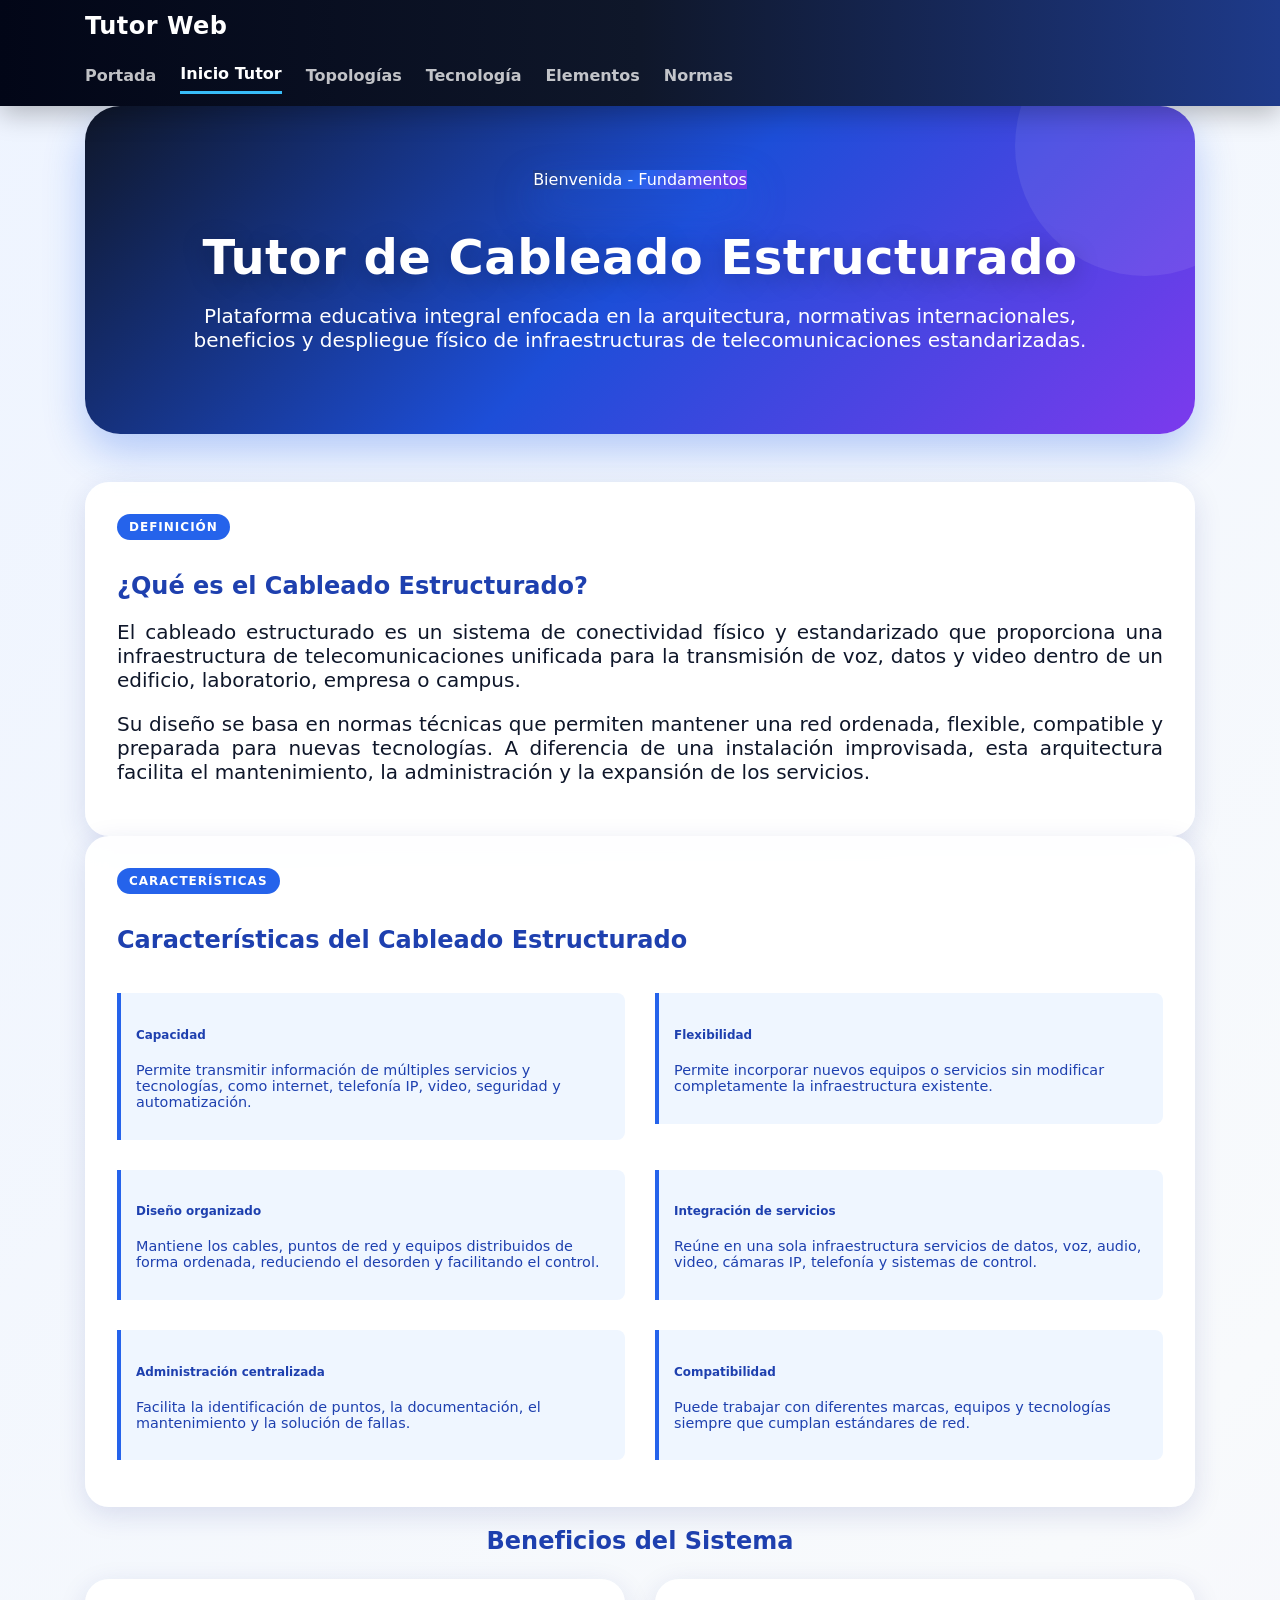
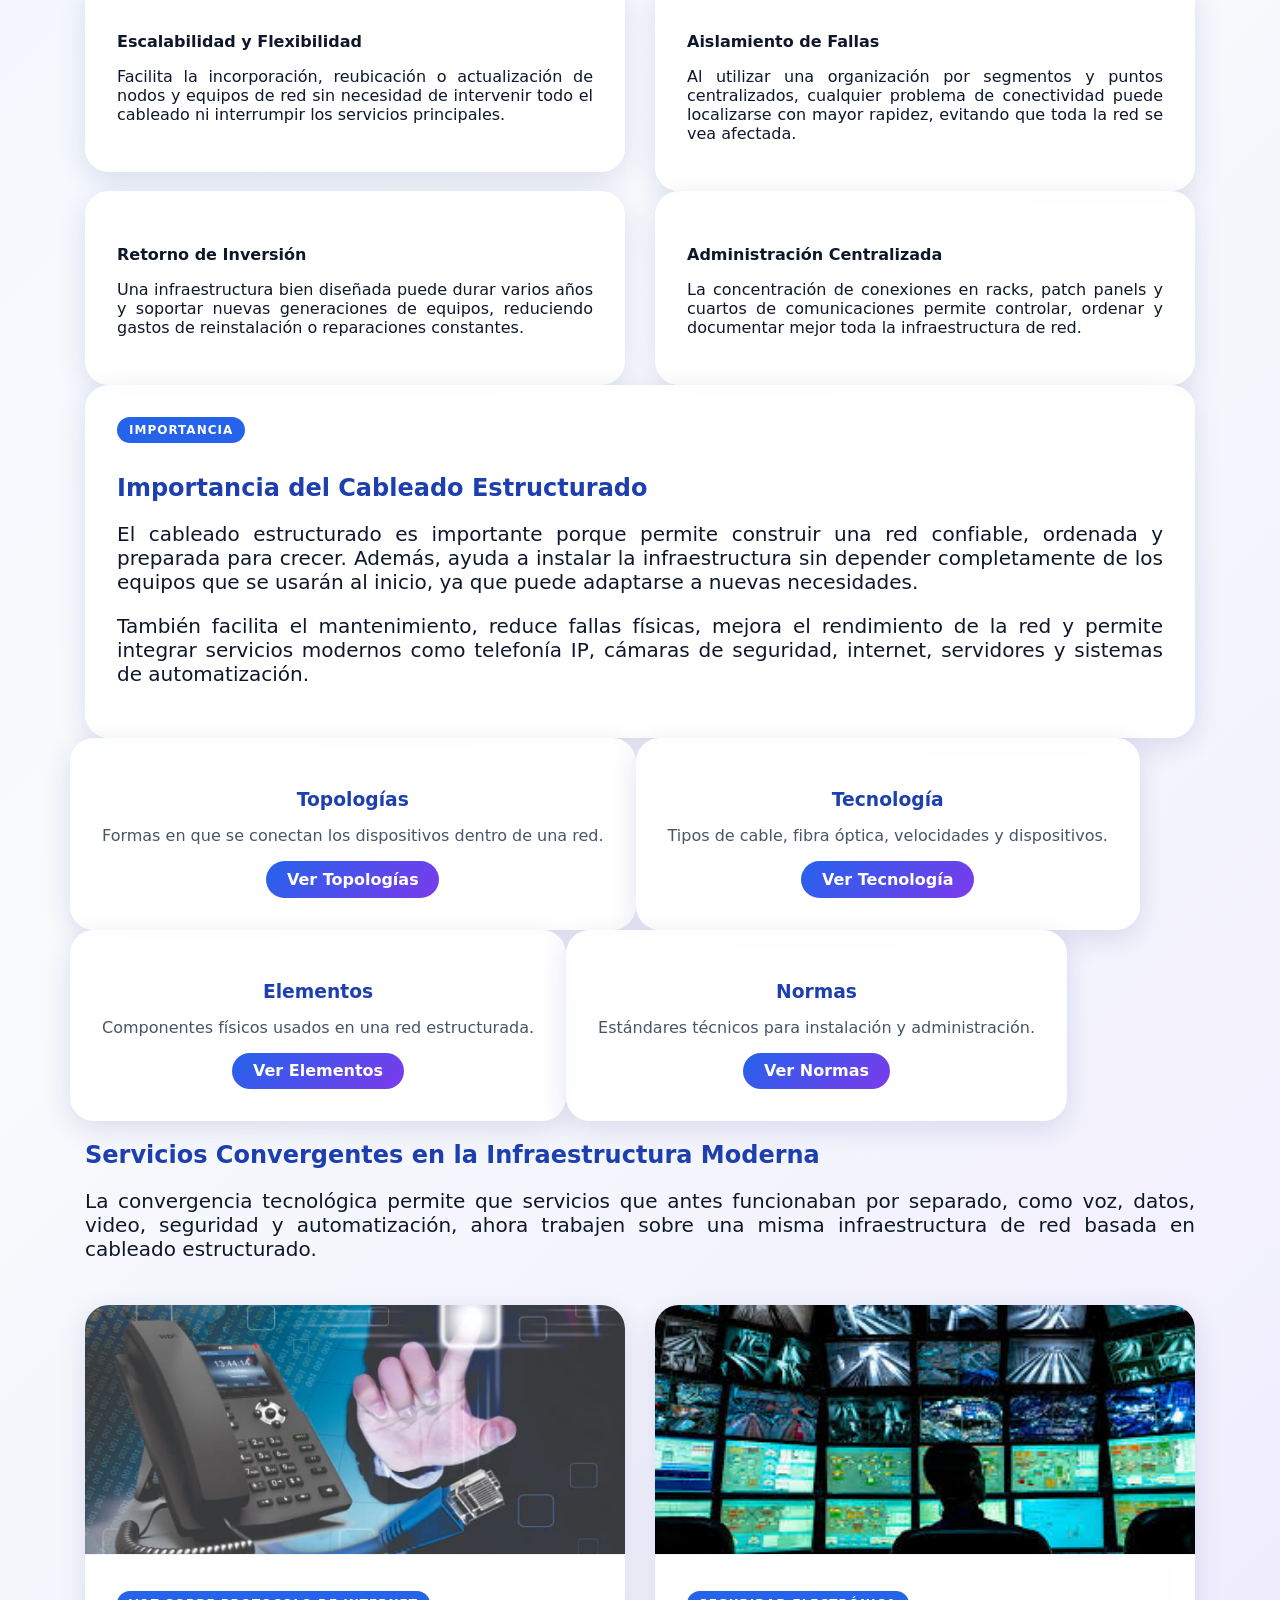
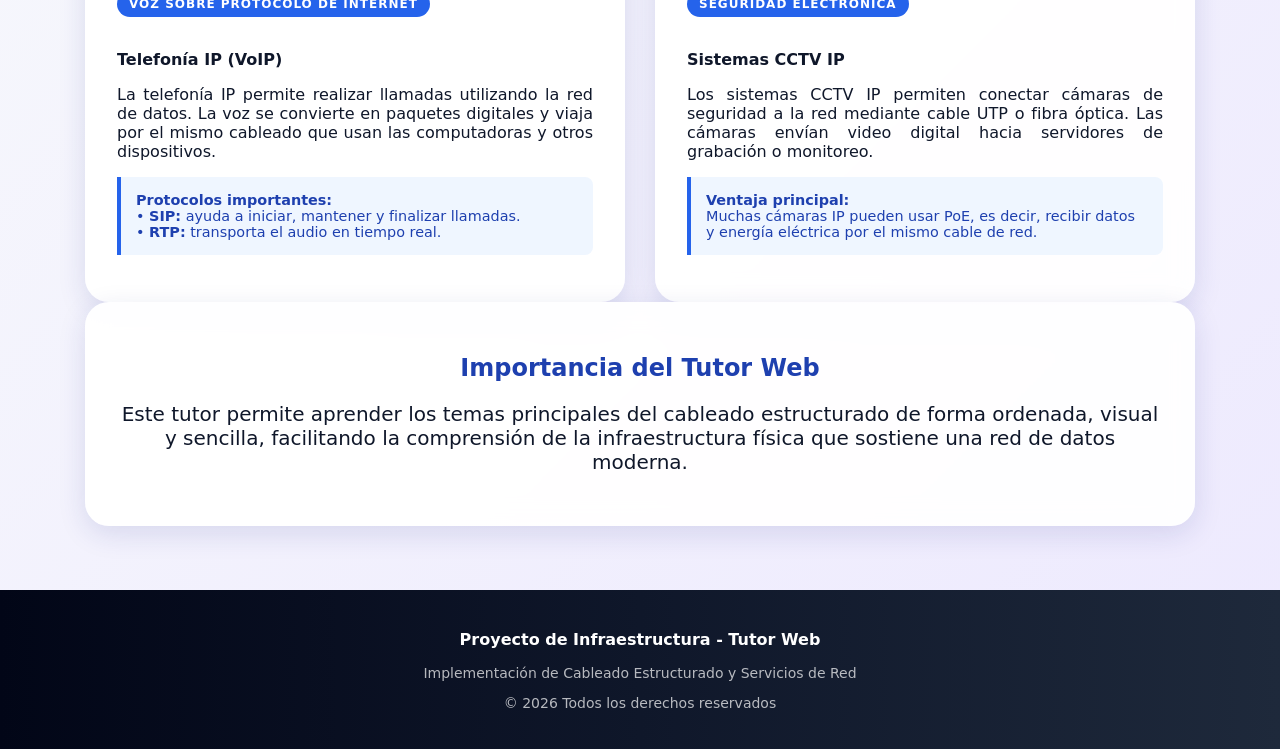
<file: tutor_web/tutor.html>
<!DOCTYPE html>
<html lang="es">
<head>
  <meta charset="UTF-8">
  <meta name="viewport" content="width=device-width, initial-scale=1.0">
  <title>Tutor Web - Cableado Estructurado</title>

  <link rel="stylesheet" href="css/bootstrap.min.css">

  <style>
    body {
      margin: 0;
      font-family: system-ui, -apple-system, "Segoe UI", Roboto, sans-serif;
      background: linear-gradient(135deg, #eef4ff, #f8fafc, #ede9fe);
      color: #0f172a;
    }

    .bg-dark-custom {
      background-color: #0f172a;
    }

    .navbar {
      background: linear-gradient(90deg, #020617, #0f172a, #1e3a8a) !important;
      box-shadow: 0 8px 25px rgba(0,0,0,0.25);
      position: sticky;
      top: 0;
      z-index: 1000;
    }

    .navbar-brand {
      font-size: 1.5rem;
      font-weight: 800;
      color: white !important;
    }

    .nav-link {
      color: rgba(255,255,255,0.75) !important;
      font-weight: 600;
    }

    .nav-link:hover,
    .nav-link.active {
      color: #ffffff !important;
      border-bottom: 3px solid #38bdf8;
    }

    .hero {
      background: linear-gradient(135deg, #0f172a, #1d4ed8, #7c3aed);
      color: white;
      border-radius: 35px;
      padding: 4rem 2rem;
      box-shadow: 0 18px 40px rgba(37,99,235,0.30);
      text-align: center;
      position: relative;
      overflow: hidden;
    }

    .hero::before {
      content: "";
      position: absolute;
      width: 260px;
      height: 260px;
      background: rgba(255,255,255,0.08);
      border-radius: 50%;
      top: -90px;
      right: -80px;
    }

    .hero h1,
    .hero p,
    .hero span {
      position: relative;
      z-index: 2;
    }

    .card {
      border: none;
      border-radius: 24px;
      background: rgba(255,255,255,0.94);
      box-shadow: 0 8px 28px rgba(31,38,135,0.13);
      transition: 0.35s ease;
    }

    .card:hover {
      transform: translateY(-8px);
      box-shadow: 0 20px 45px rgba(0,0,0,0.16);
    }

    .text-justify {
      text-align: justify;
    }

    .academic-badge {
      background-color: #2563eb;
      color: white;
      font-size: 0.75rem;
      font-weight: bold;
      text-transform: uppercase;
      letter-spacing: 1px;
      padding: 6px 12px;
      border-radius: 50px;
      display: inline-block;
      margin-bottom: 12px;
    }

    .technical-note {
      background-color: #eff6ff;
      border-left: 4px solid #2563eb;
      padding: 15px;
      border-radius: 0 8px 8px 0;
      font-size: 0.9rem;
      color: #1e40af;
      margin-top: 15px;
      margin-bottom: 15px;
    }

    .btn-custom {
      border-radius: 999px;
      font-weight: 700;
      padding: 0.55rem 1.3rem;
      background: linear-gradient(135deg, #2563eb, #7c3aed);
      color: white;
      border: none;
      text-decoration: none;
      display: inline-block;
      transition: 0.3s;
    }

    .btn-custom:hover {
      color: white;
      transform: scale(1.07);
      box-shadow: 0 10px 25px rgba(37,99,235,0.35);
    }

    footer {
      background: linear-gradient(90deg, #020617, #0f172a, #1e293b);
      color: rgba(255,255,255,0.7);
      margin-top: 4rem;
    }
  </style>
</head>

<body>

  <!-- NAVEGADOR INTERNO DEL TUTOR -->
  <nav class="navbar navbar-expand-lg navbar-dark py-3">
    <div class="container">
      <a class="navbar-brand" href="tutor.html">Tutor Web</a>

      <div class="d-flex ms-auto">
        <ul class="navbar-nav flex-row gap-4">

          <li class="nav-item">
            <a class="nav-link text-white-50" href="index.html">Portada</a>
          </li>

          <li class="nav-item">
            <a class="nav-link active text-white fw-bold" href="tutor.html">Inicio Tutor</a>
          </li>

          <li class="nav-item">
            <a class="nav-link text-white-50" href="topologias.html">Topologías</a>
          </li>

          <li class="nav-item">
            <a class="nav-link text-white-50" href="tecnologia.html">Tecnología</a>
          </li>

          <li class="nav-item">
            <a class="nav-link text-white-50" href="elementos.html">Elementos</a>
          </li>

          <li class="nav-item">
            <a class="nav-link text-white-50" href="normas.html">Normas</a>
          </li>

        </ul>
      </div>
    </div>
  </nav>


  <main class="container mt-5 mb-5">

    <!-- ENCABEZADO PRINCIPAL -->
    <section class="hero mb-5">
      <span class="badge bg-primary px-3 py-2 mb-3 text-uppercase fw-semibold">
        Bienvenida - Fundamentos
      </span>

      <h1 class="display-4 fw-bold mb-3">
        Tutor de Cableado Estructurado
      </h1>

      <p class="fs-5 px-lg-5">
        Plataforma educativa integral enfocada en la arquitectura, normativas
        internacionales, beneficios y despliegue físico de infraestructuras de
        telecomunicaciones estandarizadas.
      </p>
    </section>


    <!-- DEFINICIÓN -->
    <section class="row mb-5">
      <div class="col-12">
        <div class="card p-4">
          <div class="card-body">

            <span class="academic-badge">Definición</span>

            <h2 class="fw-bold text-primary mb-3">
              ¿Qué es el Cableado Estructurado?
            </h2>

            <p class="fs-5 text-secondary text-justify mb-3">
              El cableado estructurado es un sistema de conectividad físico y
              estandarizado que proporciona una infraestructura de telecomunicaciones
              unificada para la transmisión de voz, datos y video dentro de un
              edificio, laboratorio, empresa o campus.
            </p>

            <p class="fs-5 text-secondary text-justify mb-0">
              Su diseño se basa en normas técnicas que permiten mantener una red
              ordenada, flexible, compatible y preparada para nuevas tecnologías.
              A diferencia de una instalación improvisada, esta arquitectura facilita
              el mantenimiento, la administración y la expansión de los servicios.
            </p>

          </div>
        </div>
      </div>
    </section>


    <!-- CARACTERÍSTICAS -->
    <section class="row mb-5">
      <div class="col-12">
        <div class="card p-4">
          <div class="card-body">

            <span class="academic-badge">Características</span>

            <h2 class="fw-bold text-primary mb-4">
              Características del Cableado Estructurado
            </h2>

            <div class="row g-4">

              <div class="col-md-6">
                <div class="technical-note h-100">
                  <h5 class="fw-bold">Capacidad</h5>
                  <p class="mb-0">
                    Permite transmitir información de múltiples servicios y
                    tecnologías, como internet, telefonía IP, video, seguridad
                    y automatización.
                  </p>
                </div>
              </div>

              <div class="col-md-6">
                <div class="technical-note h-100">
                  <h5 class="fw-bold">Flexibilidad</h5>
                  <p class="mb-0">
                    Permite incorporar nuevos equipos o servicios sin modificar
                    completamente la infraestructura existente.
                  </p>
                </div>
              </div>

              <div class="col-md-6">
                <div class="technical-note h-100">
                  <h5 class="fw-bold">Diseño organizado</h5>
                  <p class="mb-0">
                    Mantiene los cables, puntos de red y equipos distribuidos de
                    forma ordenada, reduciendo el desorden y facilitando el control.
                  </p>
                </div>
              </div>

              <div class="col-md-6">
                <div class="technical-note h-100">
                  <h5 class="fw-bold">Integración de servicios</h5>
                  <p class="mb-0">
                    Reúne en una sola infraestructura servicios de datos, voz,
                    audio, video, cámaras IP, telefonía y sistemas de control.
                  </p>
                </div>
              </div>

              <div class="col-md-6">
                <div class="technical-note h-100">
                  <h5 class="fw-bold">Administración centralizada</h5>
                  <p class="mb-0">
                    Facilita la identificación de puntos, la documentación,
                    el mantenimiento y la solución de fallas.
                  </p>
                </div>
              </div>

              <div class="col-md-6">
                <div class="technical-note h-100">
                  <h5 class="fw-bold">Compatibilidad</h5>
                  <p class="mb-0">
                    Puede trabajar con diferentes marcas, equipos y tecnologías
                    siempre que cumplan estándares de red.
                  </p>
                </div>
              </div>

            </div>

          </div>
        </div>
      </div>
    </section>


    <!-- BENEFICIOS -->
    <section class="mb-5">

      <h2 class="fw-bold text-primary mb-4 text-center">
        Beneficios del Sistema
      </h2>

      <div class="row g-4">

        <div class="col-md-6">
          <div class="card h-100 p-4">
            <div class="card-body">
              <h4 class="fw-bold text-dark mb-3">
                Escalabilidad y Flexibilidad
              </h4>

              <p class="text-secondary text-justify mb-0">
                Facilita la incorporación, reubicación o actualización de nodos
                y equipos de red sin necesidad de intervenir todo el cableado ni
                interrumpir los servicios principales.
              </p>
            </div>
          </div>
        </div>


        <div class="col-md-6">
          <div class="card h-100 p-4">
            <div class="card-body">
              <h4 class="fw-bold text-dark mb-3">
                Aislamiento de Fallas
              </h4>

              <p class="text-secondary text-justify mb-0">
                Al utilizar una organización por segmentos y puntos centralizados,
                cualquier problema de conectividad puede localizarse con mayor
                rapidez, evitando que toda la red se vea afectada.
              </p>
            </div>
          </div>
        </div>


        <div class="col-md-6">
          <div class="card h-100 p-4">
            <div class="card-body">
              <h4 class="fw-bold text-dark mb-3">
                Retorno de Inversión
              </h4>

              <p class="text-secondary text-justify mb-0">
                Una infraestructura bien diseñada puede durar varios años y
                soportar nuevas generaciones de equipos, reduciendo gastos de
                reinstalación o reparaciones constantes.
              </p>
            </div>
          </div>
        </div>


        <div class="col-md-6">
          <div class="card h-100 p-4">
            <div class="card-body">
              <h4 class="fw-bold text-dark mb-3">
                Administración Centralizada
              </h4>

              <p class="text-secondary text-justify mb-0">
                La concentración de conexiones en racks, patch panels y cuartos
                de comunicaciones permite controlar, ordenar y documentar mejor
                toda la infraestructura de red.
              </p>
            </div>
          </div>
        </div>

      </div>

    </section>


    <!-- IMPORTANCIA -->
    <section class="row mb-5">
      <div class="col-12">
        <div class="card p-4">
          <div class="card-body">

            <span class="academic-badge">Importancia</span>

            <h2 class="fw-bold text-primary mb-3">
              Importancia del Cableado Estructurado
            </h2>

            <p class="fs-5 text-secondary text-justify mb-3">
              El cableado estructurado es importante porque permite construir una
              red confiable, ordenada y preparada para crecer. Además, ayuda a
              instalar la infraestructura sin depender completamente de los equipos
              que se usarán al inicio, ya que puede adaptarse a nuevas necesidades.
            </p>

            <p class="fs-5 text-secondary text-justify mb-0">
              También facilita el mantenimiento, reduce fallas físicas, mejora el
              rendimiento de la red y permite integrar servicios modernos como
              telefonía IP, cámaras de seguridad, internet, servidores y sistemas
              de automatización.
            </p>

          </div>
        </div>
      </div>
    </section>


    <!-- ACCESOS A TEMAS -->
    <section class="row g-4 mb-5">

      <div class="col-md-3">
        <div class="card h-100 text-center p-4">
          <div class="card-body">
            <h3 class="fw-bold text-primary mb-3">Topologías</h3>

            <p class="text-muted">
              Formas en que se conectan los dispositivos dentro de una red.
            </p>

            <a href="topologias.html" class="btn-custom">
              Ver Topologías
            </a>
          </div>
        </div>
      </div>


      <div class="col-md-3">
        <div class="card h-100 text-center p-4">
          <div class="card-body">
            <h3 class="fw-bold text-primary mb-3">Tecnología</h3>

            <p class="text-muted">
              Tipos de cable, fibra óptica, velocidades y dispositivos.
            </p>

            <a href="tecnologia.html" class="btn-custom">
              Ver Tecnología
            </a>
          </div>
        </div>
      </div>


      <div class="col-md-3">
        <div class="card h-100 text-center p-4">
          <div class="card-body">
            <h3 class="fw-bold text-primary mb-3">Elementos</h3>

            <p class="text-muted">
              Componentes físicos usados en una red estructurada.
            </p>

            <a href="elementos.html" class="btn-custom">
              Ver Elementos
            </a>
          </div>
        </div>
      </div>


      <div class="col-md-3">
        <div class="card h-100 text-center p-4">
          <div class="card-body">
            <h3 class="fw-bold text-primary mb-3">Normas</h3>

            <p class="text-muted">
              Estándares técnicos para instalación y administración.
            </p>

            <a href="normas.html" class="btn-custom">
              Ver Normas
            </a>
          </div>
        </div>
      </div>

    </section>


    <!-- SERVICIOS CONVERGENTES -->
    <section class="mb-5">

      <div class="row mb-4">
        <div class="col-12">
          <h2 class="fw-bold text-primary px-3">
            Servicios Convergentes en la Infraestructura Moderna
          </h2>

          <p class="text-secondary text-justify px-3 fs-5">
            La convergencia tecnológica permite que servicios que antes funcionaban
            por separado, como voz, datos, video, seguridad y automatización, ahora
            trabajen sobre una misma infraestructura de red basada en cableado
            estructurado.
          </p>
        </div>
      </div>


      <div class="row g-4">

        <div class="col-md-6">
          <div class="card h-100 overflow-hidden">
            <img src="img/voip.jpg" class="card-img-top" style="height: 250px; object-fit: cover;" alt="Telefonía VoIP">

            <div class="card-body p-4 bg-white">
              <div class="academic-badge">
                Voz sobre Protocolo de Internet
              </div>

              <h4 class="fw-bold text-dark mb-3">
                Telefonía IP (VoIP)
              </h4>

              <p class="text-secondary text-justify mb-3">
                La telefonía IP permite realizar llamadas utilizando la red de
                datos. La voz se convierte en paquetes digitales y viaja por el
                mismo cableado que usan las computadoras y otros dispositivos.
              </p>

              <div class="technical-note">
                <strong>Protocolos importantes:</strong>
                <br>• <strong>SIP:</strong> ayuda a iniciar, mantener y finalizar llamadas.
                <br>• <strong>RTP:</strong> transporta el audio en tiempo real.
              </div>
            </div>
          </div>
        </div>


        <div class="col-md-6">
          <div class="card h-100 overflow-hidden">
            <img src="img/cctv.jpg" class="card-img-top" style="height: 250px; object-fit: cover;" alt="CCTV IP">

            <div class="card-body p-4 bg-white">
              <div class="academic-badge">
                Seguridad Electrónica
              </div>

              <h4 class="fw-bold text-dark mb-3">
                Sistemas CCTV IP
              </h4>

              <p class="text-secondary text-justify mb-3">
                Los sistemas CCTV IP permiten conectar cámaras de seguridad a la
                red mediante cable UTP o fibra óptica. Las cámaras envían video
                digital hacia servidores de grabación o monitoreo.
              </p>

              <div class="technical-note">
                <strong>Ventaja principal:</strong>
                <br>Muchas cámaras IP pueden usar PoE, es decir, recibir datos y
                energía eléctrica por el mismo cable de red.
              </div>
            </div>
          </div>
        </div>

      </div>

    </section>


    <!-- CIERRE -->
    <section class="row">
      <div class="col-12">
        <div class="card p-4 text-center">
          <div class="card-body">

            <h2 class="fw-bold text-primary mb-3">
              Importancia del Tutor Web
            </h2>

            <p class="fs-5 text-secondary mb-0">
              Este tutor permite aprender los temas principales del cableado
              estructurado de forma ordenada, visual y sencilla, facilitando la
              comprensión de la infraestructura física que sostiene una red de
              datos moderna.
            </p>

          </div>
        </div>
      </div>
    </section>

  </main>


  <footer class="text-center py-4">
    <div class="container">
      <p class="mb-1 fw-bold text-white">
        Proyecto de Infraestructura - Tutor Web
      </p>

      <p class="small mb-0">
        Implementación de Cableado Estructurado y Servicios de Red
      </p>

      <p class="small mb-0 mt-2">
        © 2026 Todos los derechos reservados
      </p>
    </div>
  </footer>

</body>
</html>
</file>
